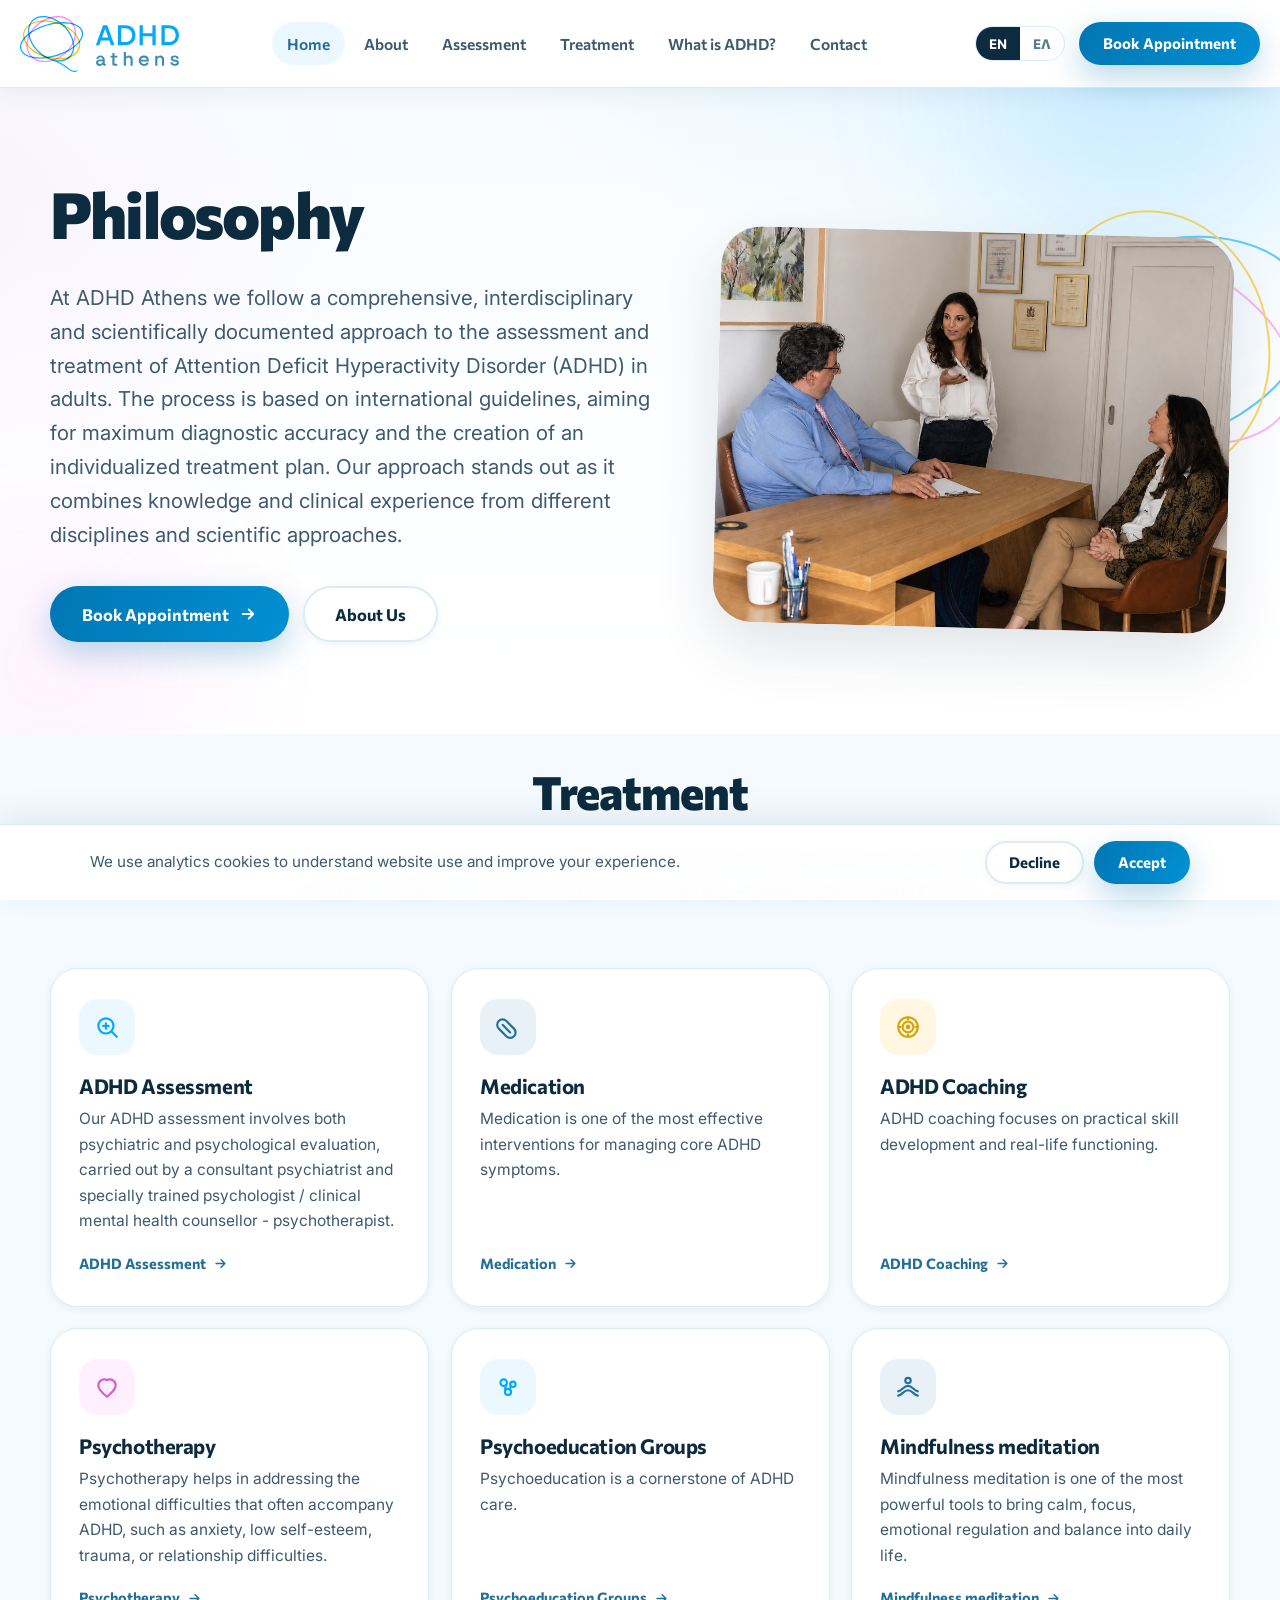
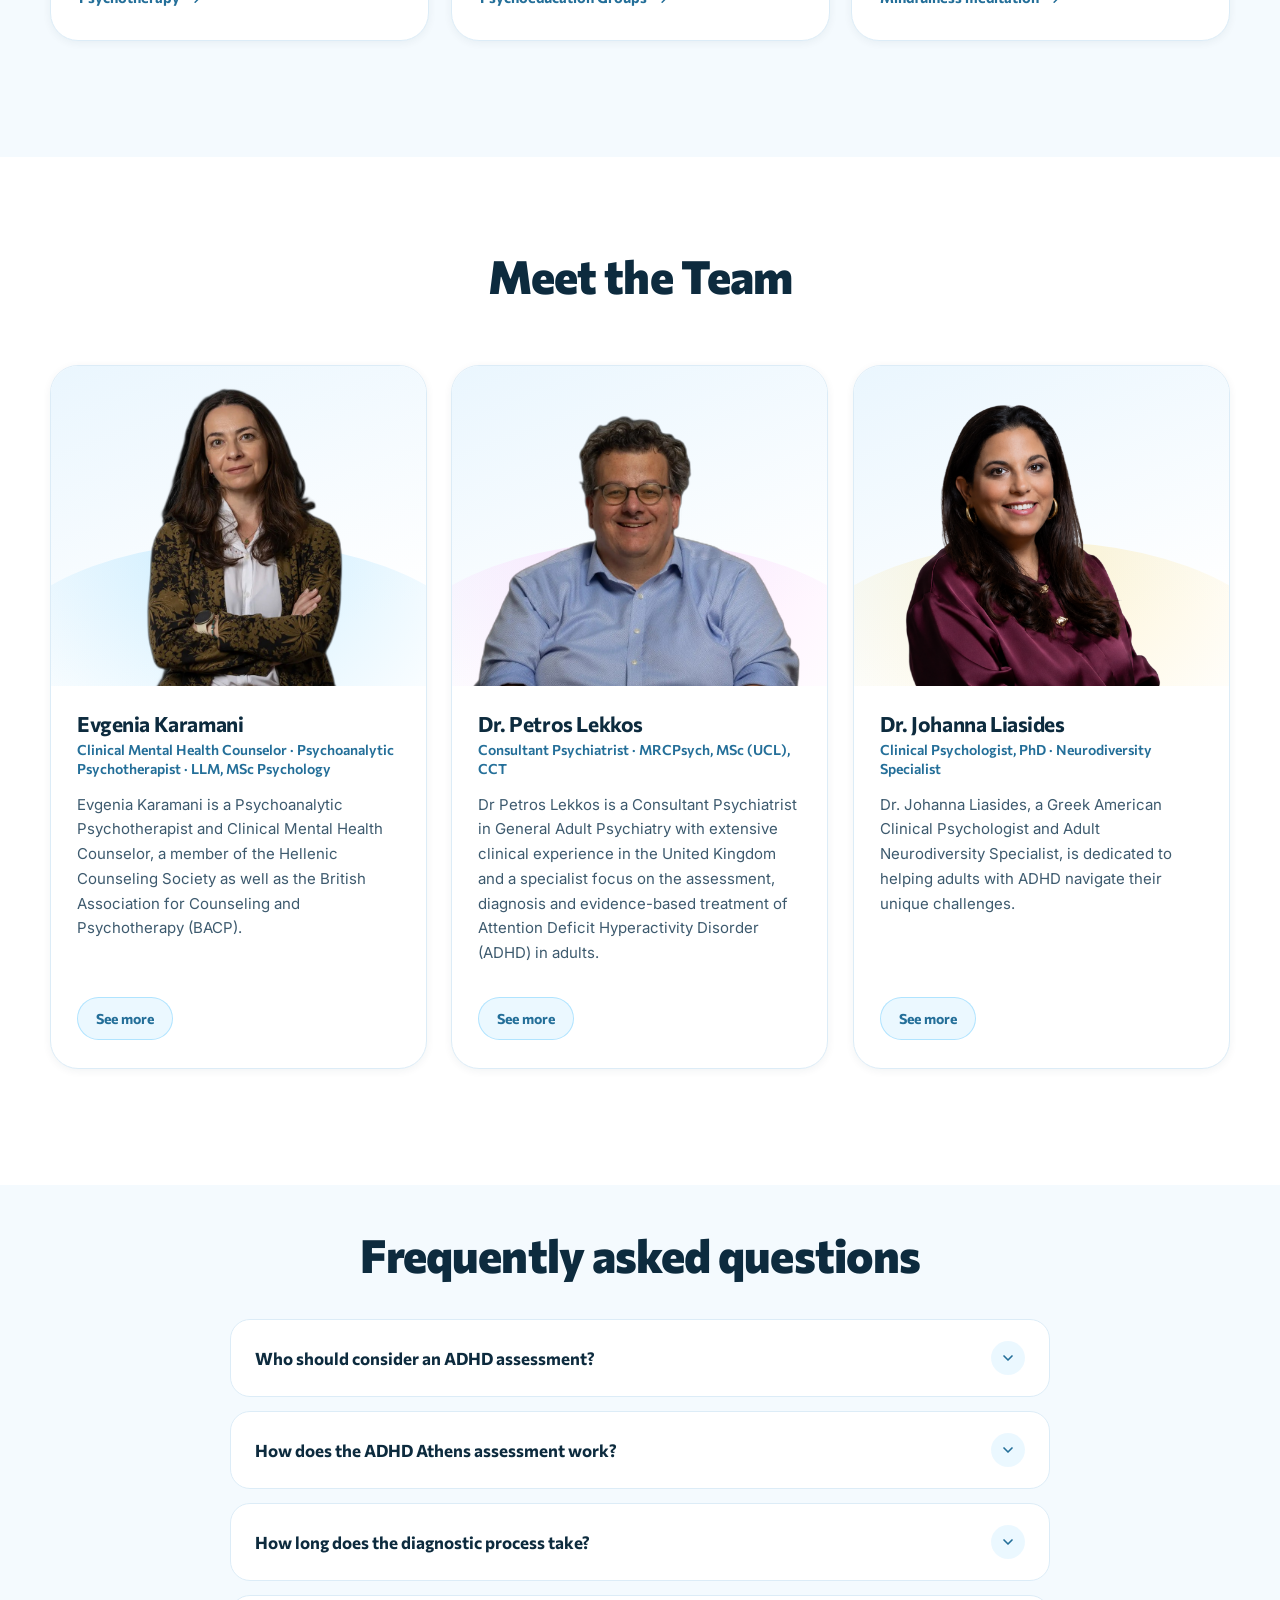
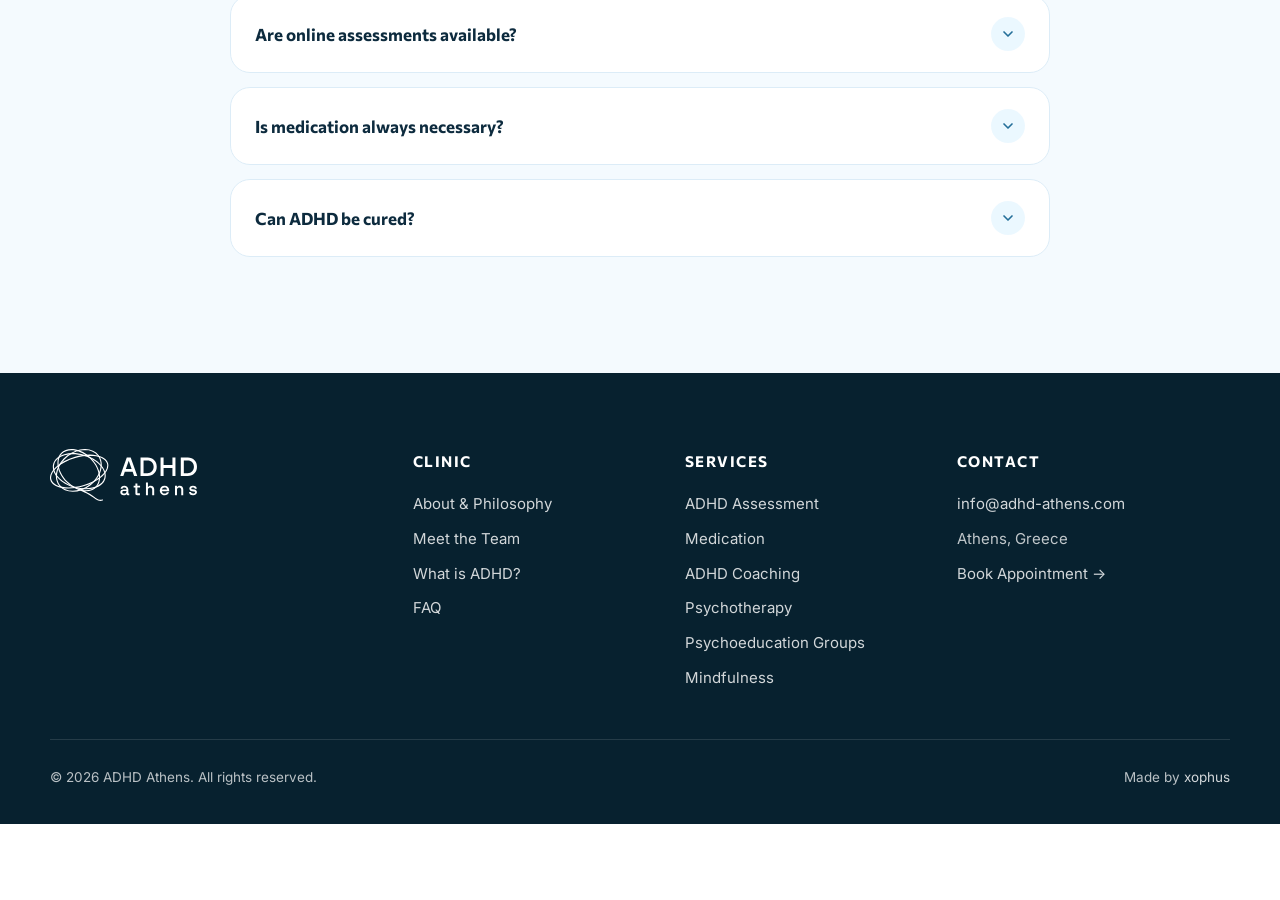
<file: index.html>
<!DOCTYPE html>
<html lang="en" data-lang="en">
<head>
<meta charset="UTF-8">
<!-- Google tag (gtag.js) -->
<script async src="https://www.googletagmanager.com/gtag/js?id=G-E83L2EC275"></script>
<script>
  window.dataLayer = window.dataLayer || [];
  function gtag(){dataLayer.push(arguments);}
  gtag('consent', 'default', {
    analytics_storage: 'denied',
    ad_storage: 'denied',
    ad_user_data: 'denied',
    ad_personalization: 'denied',
    wait_for_update: 500
  });
  gtag('js', new Date());
  gtag('config', 'G-E83L2EC275');
</script>
<meta name="viewport" content="width=device-width, initial-scale=1.0">
<title>ADHD Athens | Adult ADHD Assessment</title>
<meta name="description" content="Adult ADHD assessment and treatment in Athens. Multidisciplinary care in Greek and English, in person or online.">
<meta name="robots" content="index, follow, max-image-preview:large">
<meta name="author" content="ADHD Athens">
<meta name="theme-color" content="#02a9fe">
<link rel="canonical" href="https://adhd-athens.com/">
<meta property="og:site_name" content="ADHD Athens">
<meta property="og:type" content="website">
<meta property="og:locale" content="en_GB">
<meta property="og:locale:alternate" content="el_GR">
<meta property="og:url" content="https://adhd-athens.com/">
<meta property="og:title" content="ADHD Athens | Adult ADHD Assessment">
<meta property="og:description" content="Adult ADHD assessment and treatment in Athens — Greek and English, in person or online.">
<meta property="og:image" content="https://adhd-athens.com/assets/og-image.png">
<meta property="og:image:width" content="1200">
<meta property="og:image:height" content="630">
<meta property="og:image:alt" content="ADHD Athens — Adult ADHD assessment and treatment">
<meta name="twitter:card" content="summary_large_image">
<meta name="twitter:title" content="ADHD Athens | Adult ADHD Assessment">
<meta name="twitter:description" content="Adult ADHD assessment and treatment in Athens — Greek and English, in person or online.">
<meta name="twitter:image" content="https://adhd-athens.com/assets/og-image.png">
<link rel="preconnect" href="https://fonts.googleapis.com">
<link rel="preconnect" href="https://fonts.gstatic.com" crossorigin>
<link href="https://fonts.googleapis.com/css2?family=Commissioner:wght@400;500;600;700;800&family=Inter:wght@400;500;600;700&display=swap" rel="stylesheet">
<link rel="stylesheet" href="css/styles.css?v=7">
<link rel="icon" type="image/svg+xml" href="assets/favicon.svg">
<script type="application/ld+json">
{
  "@context": "https://schema.org",
  "@graph": [
    {
      "@type": "MedicalClinic",
      "@id": "https://adhd-athens.com/#clinic",
      "name": "ADHD Athens",
      "url": "https://adhd-athens.com/",
      "logo": "https://adhd-athens.com/assets/logo/ADHD_Athens_Logo.svg",
      "image": "https://adhd-athens.com/assets/og-image.png",
      "email": "info@adhd-athens.com",
      "description": "Adult ADHD assessment and treatment in Athens. Multidisciplinary care in Greek and English, in person or online.",
      "address": {
        "@type": "PostalAddress",
        "addressLocality": "Athens",
        "addressCountry": "GR"
      },
      "areaServed": { "@type": "City", "name": "Athens" },
      "availableLanguage": ["English", "Greek"],
      "medicalSpecialty": ["Psychiatric", "Psychology"],
      "knowsAbout": ["ADHD", "Adult ADHD", "ADHD assessment", "ADHD treatment"]
    },
    {
      "@type": "WebSite",
      "@id": "https://adhd-athens.com/#website",
      "url": "https://adhd-athens.com/",
      "name": "ADHD Athens",
      "publisher": { "@id": "https://adhd-athens.com/#clinic" },
      "inLanguage": ["en", "el"]
    },
    {
      "@type": "WebPage",
      "@id": "https://adhd-athens.com/#webpage",
      "url": "https://adhd-athens.com/",
      "name": "ADHD Athens | Adult ADHD Assessment",
      "description": "Adult ADHD assessment and treatment in Athens. Multidisciplinary care in Greek and English, in person or online.",
      "isPartOf": { "@id": "https://adhd-athens.com/#website" },
      "about": { "@id": "https://adhd-athens.com/#clinic" },
      "inLanguage": ["en", "el"]
    }
  ]
}
</script>
</head>
<body>

<a class="skip-link en" href="#main">Skip to content</a>
<a class="skip-link el" href="#main">Μετάβαση στο περιεχόμενο</a>

<div class="scroll-progress" aria-hidden="true"></div>

<!-- ======================= HEADER ======================= -->
<header class="site-header">
  <div class="header-inner">
    <a class="logo" href="index.html" aria-label="ADHD Athens - Home">
      <img src="assets/logo/ADHD_Athens_Logo.svg" alt="">
    </a>
    <nav class="main-nav" id="primary-nav" aria-label="Main navigation">
      <ul>
        <li><a href="index.html" aria-current="page"><span class="en">Home</span><span class="el">Αρχική</span></a></li>
        <li><a href="about.html"><span class="en">About</span><span class="el">Σχετικά</span></a></li>
        <li><a href="assessment.html"><span class="en">Assessment</span><span class="el">Αξιολόγηση</span></a></li>
        <li><a href="services.html"><span class="en">Treatment</span><span class="el">Θεραπεία</span></a></li>
        <li><a href="adhd.html"><span class="en">What is ADHD?</span><span class="el">Τι είναι η ΔΕΠΥ;</span></a></li>
        <li><a href="contact.html"><span class="en">Contact</span><span class="el">Επικοινωνία</span></a></li>
      </ul>
    </nav>
    <div class="header-actions">
      <div class="lang-toggle" role="group" aria-label="Language">
        <button type="button" data-lang="en" aria-pressed="true">EN</button>
        <button type="button" data-lang="el" aria-pressed="false">ΕΛ</button>
      </div>
      <a class="btn btn-primary btn-s" href="contact.html">
        <span class="en">Book Appointment</span><span class="el">Κλείστε Ραντεβού</span>
      </a>
      <button class="nav-burger" type="button" aria-expanded="false" aria-controls="primary-nav" aria-label="Menu">
        <span></span><span></span><span></span>
      </button>
    </div>
  </div>
</header>

<main id="main">

<!-- ======================= PHILOSOPHY HERO ======================= -->
<section class="hero" aria-labelledby="philosophy-title">
  <div class="blob blob-blue blob-drift-1" style="width:520px;height:520px;top:-160px;right:-120px;"></div>
  <div class="blob blob-pink blob-drift-2" style="width:420px;height:420px;bottom:-140px;left:-160px;"></div>

  <div class="container hero-grid">
    <div>
      <h1 id="philosophy-title" class="reveal" style="--d:.08s">
        <span class="en">Philosophy</span><span class="el">Φιλοσοφία</span>
      </h1>
      <p class="hero-lede reveal" style="--d:.16s">
        <span class="en">At ADHD Athens we follow a comprehensive, interdisciplinary and scientifically documented approach to the assessment and treatment of Attention Deficit Hyperactivity Disorder (ADHD) in adults. The process is based on international guidelines, aiming for maximum diagnostic accuracy and the creation of an individualized treatment plan. Our approach stands out as it combines knowledge and clinical experience from different disciplines and scientific approaches.</span>
        <span class="el">Στο ADHD Athens ακολουθούμε μια ολοκληρωμένη, διεπιστημονική και επιστημονικά τεκμηριωμένη προσέγγιση για την αξιολόγηση και θεραπεία της Διαταραχής Ελλειμματικής Προσοχής και Υπερκινητικότητας (ΔΕΠΥ) σε ενήλικες. Η διαδικασία βασίζεται στις διεθνείς κατευθυντήριες οδηγίες, με στόχο τη μέγιστη διαγνωστική ακρίβεια και τη δημιουργία ενός εξατομικευμένου θεραπευτικού πλάνου. Η προσέγγισή μας ξεχωρίζει καθώς συνδυάζει γνώση και κλινική εμπειρία από διαφορετικούς κλάδους και επιστημονικές προσεγγίσεις.</span>
      </p>
      <div class="hero-ctas reveal" style="--d:.24s">
        <a class="btn btn-primary" href="contact.html">
          <span class="en">Book Appointment</span><span class="el">Κλείστε Ραντεβού</span>
          <svg width="18" height="18" viewBox="0 0 24 24" fill="none" stroke="currentColor" stroke-width="2.5" stroke-linecap="round" stroke-linejoin="round" aria-hidden="true"><path d="M5 12h14M13 6l6 6-6 6"/></svg>
        </a>
        <a class="btn btn-ghost" href="about.html">
          <span class="en">About Us</span><span class="el">Σχετικά με Εμάς</span>
        </a>
      </div>
    </div>

    <div class="hero-visual reveal" style="--d:.2s">
      <svg class="hero-orbits draw-path" viewBox="0 0 400 400" fill="none" aria-hidden="true">
        <ellipse cx="200" cy="200" rx="190" ry="120" stroke="#02a9fe" stroke-width="2.5" transform="rotate(-18 200 200)"/>
        <ellipse cx="200" cy="200" rx="175" ry="105" stroke="#ff84f8" stroke-width="2.5" transform="rotate(24 200 200)"/>
        <ellipse cx="200" cy="200" rx="160" ry="135" stroke="#f9bf09" stroke-width="2.5" transform="rotate(78 200 200)"/>
      </svg>
      <div class="photo-card">
        <img src="assets/img/ADHD_Athens-Hero.jpg" width="1024" height="790"
             alt="The ADHD Athens team in conversation at the clinic"
             fetchpriority="high">
      </div>
    </div>
  </div>
</section>

<!-- ======================= TREATMENT ======================= -->
<section class="section section-soft" id="treatment" aria-labelledby="treatment-title">
  <div class="container">
    <div class="section-head center reveal">
      <h2 class="section-title" id="treatment-title">
        <span class="en">Treatment</span><span class="el">Θεραπεία</span>
      </h2>
      <p class="section-sub reveal" style="--d:.08s">
        <span class="en">Our treatment model is integrative, personalised and grounded in the latest scientific evidence, aiming to improve functioning, wellbeing and quality of life.</span>
        <span class="el">Η θεραπευτική προσέγγιση στο ADHD Athens είναι πολυεπίπεδη και βασίζεται σε επιστημονικά τεκμηριωμένες παρεμβάσεις, με στόχο τη βελτίωση της λειτουργικότητας και της ποιότητας ζωής.</span>
      </p>
    </div>

    <div class="card-grid">
      <article class="focus-card reveal" style="--d:.05s">
        <span class="card-icon">
          <svg width="26" height="26" viewBox="0 0 24 24" fill="none" stroke="currentColor" stroke-width="2" stroke-linecap="round" stroke-linejoin="round" aria-hidden="true"><circle cx="11" cy="11" r="7"/><path d="m21 21-4.3-4.3"/><path d="M8.5 11h5M11 8.5v5"/></svg>
        </span>
        <h3><span class="en">ADHD Assessment</span><span class="el">Αξιολόγηση ΔΕΠΥ</span></h3>
        <p>
          <span class="en">Our ADHD assessment involves both psychiatric and psychological evaluation, carried out by a consultant psychiatrist and specially trained psychologist / clinical mental health counsellor - psychotherapist.</span>
          <span class="el">Η αξιολόγηση πραγματοποιείται από ψυχίατρο και εξειδικευμένους ψυχολόγο και σύμβουλο ψυχικής υγείας και περιλαμβάνει συνδυασμό ψυχιατρικής και ψυχολογικής εκτίμησης.</span>
        </p>
        <a class="card-link" href="assessment.html">
          <span class="en">ADHD Assessment</span><span class="el">Αξιολόγηση ΔΕΠΥ</span>
          <svg width="15" height="15" viewBox="0 0 24 24" fill="none" stroke="currentColor" stroke-width="2.5" stroke-linecap="round" stroke-linejoin="round" aria-hidden="true"><path d="M5 12h14M13 6l6 6-6 6"/></svg>
        </a>
      </article>

      <article class="focus-card reveal" style="--d:.12s">
        <span class="card-icon dark">
          <svg width="26" height="26" viewBox="0 0 24 24" fill="none" stroke="currentColor" stroke-width="2" stroke-linecap="round" stroke-linejoin="round" aria-hidden="true"><path d="m10.5 20.5-7-7a4.95 4.95 0 1 1 7-7l7 7a4.95 4.95 0 1 1-7 7z"/><path d="m7 10 7 7"/></svg>
        </span>
        <h3><span class="en">Medication</span><span class="el">Φαρμακευτική Αγωγή</span></h3>
        <p>
          <span class="en">Medication is one of the most effective interventions for managing core ADHD symptoms.</span>
          <span class="el">Η φαρμακευτική θεραπεία αποτελεί έναν από τους πιο αποτελεσματικούς τρόπους αντιμετώπισης των βασικών συμπτωμάτων της ΔΕΠΥ.</span>
        </p>
        <a class="card-link" href="services.html#medication">
          <span class="en">Medication</span><span class="el">Φαρμακευτική Αγωγή</span>
          <svg width="15" height="15" viewBox="0 0 24 24" fill="none" stroke="currentColor" stroke-width="2.5" stroke-linecap="round" stroke-linejoin="round" aria-hidden="true"><path d="M5 12h14M13 6l6 6-6 6"/></svg>
        </a>
      </article>

      <article class="focus-card reveal" style="--d:.19s">
        <span class="card-icon yellow">
          <svg width="26" height="26" viewBox="0 0 24 24" fill="none" stroke="currentColor" stroke-width="2" stroke-linecap="round" stroke-linejoin="round" aria-hidden="true"><circle cx="12" cy="12" r="9"/><circle cx="12" cy="12" r="5"/><circle cx="12" cy="12" r="1.2" fill="currentColor"/><path d="M12 3v2M12 19v2M3 12h2M19 12h2"/></svg>
        </span>
        <h3>ADHD Coaching</h3>
        <p>
          <span class="en">ADHD coaching focuses on practical skill development and real-life functioning.</span>
          <span class="el">Το ADHD coaching επικεντρώνεται στην ανάπτυξη πρακτικών δεξιοτήτων και στη βελτίωση της καθημερινής λειτουργικότητας.</span>
        </p>
        <a class="card-link" href="services.html#coaching">
          ADHD Coaching
          <svg width="15" height="15" viewBox="0 0 24 24" fill="none" stroke="currentColor" stroke-width="2.5" stroke-linecap="round" stroke-linejoin="round" aria-hidden="true"><path d="M5 12h14M13 6l6 6-6 6"/></svg>
        </a>
      </article>

      <article class="focus-card reveal" style="--d:.05s">
        <span class="card-icon pink">
          <svg width="26" height="26" viewBox="0 0 24 24" fill="none" stroke="currentColor" stroke-width="2" stroke-linecap="round" stroke-linejoin="round" aria-hidden="true"><path d="M12 21c-4.97-4.06-8-7.08-8-10.5a5.5 5.5 0 0 1 8-4.91 5.5 5.5 0 0 1 8 4.91c0 3.42-3.03 6.44-8 10.5z"/></svg>
        </span>
        <h3><span class="en">Psychotherapy</span><span class="el">Ψυχοθεραπεία</span></h3>
        <p>
          <span class="en">Psychotherapy helps in addressing the emotional difficulties that often accompany ADHD, such as anxiety, low self-esteem, trauma, or relationship difficulties.</span>
          <span class="el">Η ψυχοθεραπεία βοηθά στην αντιμετώπιση των συναισθηματικών δυσκολιών που συχνά συνοδεύουν τη ΔΕΠΥ, όπως άγχος, χαμηλή αυτοεκτίμηση, τραύμα ή δυσκολίες στις σχέσεις.</span>
        </p>
        <a class="card-link" href="services.html#psychotherapy">
          <span class="en">Psychotherapy</span><span class="el">Ψυχοθεραπεία</span>
          <svg width="15" height="15" viewBox="0 0 24 24" fill="none" stroke="currentColor" stroke-width="2.5" stroke-linecap="round" stroke-linejoin="round" aria-hidden="true"><path d="M5 12h14M13 6l6 6-6 6"/></svg>
        </a>
      </article>

      <article class="focus-card reveal" style="--d:.12s">
        <span class="card-icon">
          <svg width="26" height="26" viewBox="0 0 24 24" fill="none" stroke="currentColor" stroke-width="2" stroke-linecap="round" stroke-linejoin="round" aria-hidden="true"><circle cx="8" cy="8" r="3"/><circle cx="16.5" cy="9.5" r="2.5"/><circle cx="12" cy="16.5" r="2.8"/><path d="M10.2 10.3l-0.9 3.6M14.8 11.4l-1.4 2.8"/></svg>
        </span>
        <h3><span class="en">Psychoeducation Groups</span><span class="el">Ομάδες Ψυχοεκπαίδευσης</span></h3>
        <p>
          <span class="en">Psychoeducation is a cornerstone of ADHD care.</span>
          <span class="el">Η ψυχοεκπαίδευση αποτελεί βασικό πυλώνα της θεραπείας.</span>
        </p>
        <a class="card-link" href="services.html#groups">
          <span class="en">Psychoeducation Groups</span><span class="el">Ομάδες Ψυχοεκπαίδευσης</span>
          <svg width="15" height="15" viewBox="0 0 24 24" fill="none" stroke="currentColor" stroke-width="2.5" stroke-linecap="round" stroke-linejoin="round" aria-hidden="true"><path d="M5 12h14M13 6l6 6-6 6"/></svg>
        </a>
      </article>

      <article class="focus-card reveal" style="--d:.19s">
        <span class="card-icon dark">
          <svg width="26" height="26" viewBox="0 0 24 24" fill="none" stroke="currentColor" stroke-width="2" stroke-linecap="round" stroke-linejoin="round" aria-hidden="true"><path d="M3 16c4-1 5-5 9-5s5 4 9 5"/><path d="M3 20c4-1 5-5 9-5s5 4 9 5"/><circle cx="12" cy="6" r="2.5"/></svg>
        </span>
        <h3>Mindfulness meditation</h3>
        <p>
          <span class="en">Mindfulness meditation is one of the most powerful tools to bring calm, focus, emotional regulation and balance into daily life.</span>
          <span class="el">Ο διαλογισμός με βάση την ενσυνειδητότητα (Mindfulness Meditation) είναι ένα από τα πιο ισχυρά εργαλεία για να φέρετε ηρεμία, εστίαση, συναισθηματική διαχείριση και ισορροπία στην καθημερινή σας ζωή.</span>
        </p>
        <a class="card-link" href="services.html#mindfulness">
          Mindfulness meditation
          <svg width="15" height="15" viewBox="0 0 24 24" fill="none" stroke="currentColor" stroke-width="2.5" stroke-linecap="round" stroke-linejoin="round" aria-hidden="true"><path d="M5 12h14M13 6l6 6-6 6"/></svg>
        </a>
      </article>
    </div>
  </div>
</section>

<!-- ======================= TEAM ======================= -->
<section class="section" id="team" aria-labelledby="team-title">
  <div class="container">
    <div class="section-head center reveal">
      <h2 class="section-title" id="team-title">
        <span class="en">Meet the Team</span><span class="el">Η Ομάδα</span>
      </h2>
    </div>

    <div class="team-grid">
      <article class="team-card reveal" style="--d:.05s">
        <div class="team-photo"><img src="assets/img/Headshot_Eugenia_2_transparent.png" alt="Evgenia Karamani" loading="lazy"></div>
        <div class="team-body">
          <h3><span class="en">Evgenia Karamani</span><span class="el">Ευγενία Καραμάνη</span></h3>
          <p class="team-role">
            <span class="en">Clinical Mental Health Counselor · Psychoanalytic Psychotherapist · LLM, MSc Psychology</span>
            <span class="el">Κλινική Σύμβουλος Ψυχικής Υγείας · Ψυχαναλυτική Ψυχοθεραπεύτρια · LLM, MSc Psychology</span>
          </p>
          <p>
            <span class="en">Evgenia Karamani is a Psychoanalytic Psychotherapist and Clinical Mental Health Counselor, a member of the Hellenic Counseling Society as well as the British Association for Counseling and Psychotherapy (BACP).</span>
            <span class="el">Η Ευγενία Καραμάνη είναι Ψυχαναλυτική Ψυχοθεραπεύτρια και Κλινική Σύμβουλος Ψυχικής Υγείας, μέλος της Ελληνικής Εταιρείας Συμβουλευτικής καθώς και της BACP (British Association for Counseling and Psychotherapy).</span>
          </p>
          <a class="bio-toggle" href="about.html#evgenia"><span class="en">See more</span><span class="el">Δείτε περισσότερα</span></a>
        </div>
      </article>
      <article class="team-card reveal" style="--d:.15s">
        <div class="team-photo"><img src="assets/img/Headshot_Petros_2_transparent.png" alt="Dr. Petros Lekkos" loading="lazy"></div>
        <div class="team-body">
          <h3><span class="en">Dr. Petros Lekkos</span><span class="el">Δρ. Πέτρος Λέκκος</span></h3>
          <p class="team-role">
            <span class="en">Consultant Psychiatrist · MRCPsych, MSc (UCL), CCT</span>
            <span class="el">Ψυχίατρος Ενηλίκων · MRCPsych, MSc (UCL), CCT</span>
          </p>
          <p>
            <span class="en">Dr Petros Lekkos is a Consultant Psychiatrist in General Adult Psychiatry with extensive clinical experience in the United Kingdom and a specialist focus on the assessment, diagnosis and evidence-based treatment of Attention Deficit Hyperactivity Disorder (ADHD) in adults.</span>
            <span class="el">Ο Πέτρος Λέκκος είναι Ψυχίατρος Ενηλίκων με πολυετή εμπειρία στο Ηνωμένο Βασίλειο και εξειδίκευση στην αξιολόγηση, διάγνωση και σύγχρονη θεραπευτική αντιμετώπιση της Διαταραχής Ελλειμματικής Προσοχής και Υπερκινητικότητας (ΔΕΠΥ) σε ενήλικες.</span>
          </p>
          <a class="bio-toggle" href="about.html#petros"><span class="en">See more</span><span class="el">Δείτε περισσότερα</span></a>
        </div>
      </article>
      <article class="team-card reveal" style="--d:.25s">
        <div class="team-photo"><img src="assets/img/Headshot_Johanna_1_transparent.png" alt="Dr. Johanna Liasides" loading="lazy"></div>
        <div class="team-body">
          <h3><span class="en">Dr. Johanna Liasides</span><span class="el">Δρ. Johanna Liasides</span></h3>
          <p class="team-role">
            <span class="en">Clinical Psychologist, PhD · Neurodiversity Specialist</span>
            <span class="el">Κλινική Ψυχολόγος, PhD · Ειδική στη Νευροδιαφορετικότητα</span>
          </p>
          <p>
            <span class="en">Dr. Johanna Liasides, a Greek American Clinical Psychologist and Adult Neurodiversity Specialist, is dedicated to helping adults with ADHD navigate their unique challenges.</span>
            <span class="el">Η Δρ. Johanna Liasides, Ελληνοαμερικανίδα Κλινική Ψυχολόγος και Ειδική στη Νευροδιαφορετικότητα Ενηλίκων, είναι αφοσιωμένη στο να βοηθά ενήλικες με ΔΕΠΥ να πλοηγηθούν στις μοναδικές προκλήσεις τους.</span>
          </p>
          <a class="bio-toggle" href="about.html#johanna"><span class="en">See more</span><span class="el">Δείτε περισσότερα</span></a>
        </div>
      </article>
    </div>
  </div>
</section>

<!-- ======================= FAQ ======================= -->
<section class="section section-soft" id="faq" aria-labelledby="faq-title">
  <div class="container">
    <div class="section-head center reveal">
      <h2 class="section-title" id="faq-title">
        <span class="en">Frequently asked questions</span>
        <span class="el">Συχνές ερωτήσεις</span>
      </h2>
    </div>

    <div class="faq-list reveal">
      <div class="faq-item">
        <button class="faq-q" aria-expanded="false">
          <span class="en">Who should consider an ADHD assessment?</span>
          <span class="el">Ποιοι ενήλικες πρέπει να εξεταστούν για ΔΕΠΥ;</span>
          <span class="faq-chevron"><svg width="16" height="16" viewBox="0 0 24 24" fill="none" stroke="currentColor" stroke-width="2.5" stroke-linecap="round" stroke-linejoin="round" aria-hidden="true"><path d="m6 9 6 6 6-6"/></svg></span>
        </button>
        <div class="faq-a"><div class="faq-a-inner"><div>
          <span class="en">An assessment may be helpful if you experience:
            <ul>
              <li>Difficulty focusing</li>
              <li>Procrastination</li>
              <li>Poor time management</li>
              <li>Forgetfulness</li>
              <li>Disorganisation</li>
              <li>Impulsivity or emotional reactivity</li>
            </ul>
            Many adults were not diagnosed in childhood and seek help later in life.</span>
          <span class="el">Η αξιολόγηση συνιστάται σε άτομα που παρουσιάζουν δυσκολίες όπως:
            <ul>
              <li>Διάσπαση προσοχής και εύκολη απόσπαση</li>
              <li>Αναβλητικότητα και δυσκολία ολοκλήρωσης εργασιών</li>
              <li>Κακή διαχείριση χρόνου</li>
              <li>Αμνησία</li>
              <li>Δυσκολίες οργάνωσης</li>
              <li>Παρορμητικότητα ή συναισθηματική αστάθεια</li>
            </ul>
            Πολλοί ενήλικες που δεν είχαν διαγνωστεί στην παιδική ηλικία και αναζητούν βοήθεια αργότερα στη ζωή.</span>
        </div></div></div>
      </div>
      <div class="faq-item">
        <button class="faq-q" aria-expanded="false">
          <span class="en">How does the ADHD Athens assessment work?</span>
          <span class="el">Πώς γίνεται η αξιολόγηση στο ADHD Athens;</span>
          <span class="faq-chevron"><svg width="16" height="16" viewBox="0 0 24 24" fill="none" stroke="currentColor" stroke-width="2.5" stroke-linecap="round" stroke-linejoin="round" aria-hidden="true"><path d="m6 9 6 6 6-6"/></svg></span>
        </button>
        <div class="faq-a"><div class="faq-a-inner"><div>
          <span class="en">Our assessment follows international guidelines such as those from the National Institute for Health and Care Excellence and the American Psychiatric Association.
It includes psychiatric and psychological evaluation, structured interviews, psychometric tools and developmental history. After completion, a multidisciplinary discussion leads to diagnosis and personalised treatment recommendations.</span>
          <span class="el">Η αξιολόγηση στο ADHD Athens είναι διεπιστημονική και βασίζεται σε διεθνείς κατευθυντήριες οδηγίες.
Περιλαμβάνει ψυχιατρική και ψυχολογική εκτίμηση, χρήση ψυχομετρικών εργαλείων, κλινικές συνεντεύξεις και διερεύνηση της αναπτυξιακής ιστορίας. Μετά την ολοκλήρωση, πραγματοποιείται διεπιστημονική συζήτηση και παρέχεται η διάγνωση και εξατομικευμένο θεραπευτικό πλάνο.</span>
        </div></div></div>
      </div>
      <div class="faq-item">
        <button class="faq-q" aria-expanded="false">
          <span class="en">How long does the diagnostic process take?</span>
          <span class="el">Πόσο διαρκεί η διαδικασία διάγνωσης;</span>
          <span class="faq-chevron"><svg width="16" height="16" viewBox="0 0 24 24" fill="none" stroke="currentColor" stroke-width="2.5" stroke-linecap="round" stroke-linejoin="round" aria-hidden="true"><path d="m6 9 6 6 6-6"/></svg></span>
        </button>
        <div class="faq-a"><div class="faq-a-inner"><div>
          <span class="en">The process involves several sessions to ensure accuracy and completeness. It is usually completed within a few weeks, depending on availability and individual needs.</span>
          <span class="el">Η διαδικασία πραγματοποιείται σε περισσότερες από μία συνεδρίες, ώστε να εξασφαλιστεί ακρίβεια και πληρότητα. Συνήθως ολοκληρώνεται μέσα σε λίγες εβδομάδες, ανάλογα με τη διαθεσιμότητα και τις ανάγκες κάθε ατόμου.</span>
        </div></div></div>
      </div>
      <div class="faq-item">
        <button class="faq-q" aria-expanded="false">
          <span class="en">Are online assessments available?</span>
          <span class="el">Γίνεται η αξιολόγηση και διαδικτυακά;</span>
          <span class="faq-chevron"><svg width="16" height="16" viewBox="0 0 24 24" fill="none" stroke="currentColor" stroke-width="2.5" stroke-linecap="round" stroke-linejoin="round" aria-hidden="true"><path d="m6 9 6 6 6-6"/></svg></span>
        </button>
        <div class="faq-a"><div class="faq-a-inner"><div>
          <span class="en">Yes. Appointments can be conducted either in person or via secure online platforms, maintaining the same clinical standards.</span>
          <span class="el">Ναι. Οι συνεδρίες μπορούν να πραγματοποιηθούν είτε δια ζώσης είτε μέσω ασφαλών διαδικτυακών πλατφορμών, χωρίς να επηρεάζεται η ποιότητα της αξιολόγησης.</span>
        </div></div></div>
      </div>
      <div class="faq-item">
        <button class="faq-q" aria-expanded="false">
          <span class="en">Is medication always necessary?</span>
          <span class="el">Είναι απαραίτητη η φαρμακευτική αγωγή;</span>
          <span class="faq-chevron"><svg width="16" height="16" viewBox="0 0 24 24" fill="none" stroke="currentColor" stroke-width="2.5" stroke-linecap="round" stroke-linejoin="round" aria-hidden="true"><path d="m6 9 6 6 6-6"/></svg></span>
        </button>
        <div class="faq-a"><div class="faq-a-inner"><div>
          <span class="en">Not necessarily. Medication is one of several options and is discussed in detail. Many individuals benefit from combined or non-pharmacological approaches.</span>
          <span class="el">Όχι πάντα. Η φαρμακευτική θεραπεία συζητείται αναλυτικά και αποτελεί μία από τις επιλογές. Σε πολλές περιπτώσεις συνδυάζεται με ψυχολογικές παρεμβάσεις, ενώ η απόφαση λαμβάνεται εξατομικευμένα.</span>
        </div></div></div>
      </div>
      <div class="faq-item">
        <button class="faq-q" aria-expanded="false">
          <span class="en">Can ADHD be cured?</span>
          <span class="el">Μπορεί η ΔΕΠΥ να θεραπευτεί;</span>
          <span class="faq-chevron"><svg width="16" height="16" viewBox="0 0 24 24" fill="none" stroke="currentColor" stroke-width="2.5" stroke-linecap="round" stroke-linejoin="round" aria-hidden="true"><path d="m6 9 6 6 6-6"/></svg></span>
        </button>
        <div class="faq-a"><div class="faq-a-inner"><div>
          <span class="en">ADHD is not "cured", but it can be managed effectively. With the right support, individuals can develop strategies and thrive.</span>
          <span class="el">Η ΔΕΠΥ δεν «θεραπεύεται» πλήρως, αλλά μπορεί να αντιμετωπιστεί αποτελεσματικά. Με σωστή υποστήριξη, πολλά άτομα αναπτύσσουν στρατηγικές και αξιοποιούν τα δυνατά τους σημεία.</span>
        </div></div></div>
      </div>
    </div>
  </div>
</section>

</main>

<!-- ======================= FOOTER ======================= -->
<footer class="site-footer" style="margin-top:0">
  <div class="container">
    <div class="footer-grid">
      <div>
        <a class="logo" href="index.html" aria-label="ADHD Athens - Home"><img src="assets/logo/ADHD_Athens_Logo_White.svg" alt=""></a>
      </div>
      <div>
        <p class="footer-heading"><span class="en">Clinic</span><span class="el">Το Κέντρο</span></p>
        <ul>
          <li><a href="about.html"><span class="en">About &amp; Philosophy</span><span class="el">Σχετικά &amp; Φιλοσοφία</span></a></li>
          <li><a href="about.html#team"><span class="en">Meet the Team</span><span class="el">Η Ομάδα</span></a></li>
          <li><a href="adhd.html"><span class="en">What is ADHD?</span><span class="el">Τι είναι η ΔΕΠΥ;</span></a></li>
          <li><a href="adhd.html#faq"><span class="en">FAQ</span><span class="el">Συχνές Ερωτήσεις</span></a></li>
        </ul>
      </div>
      <div>
        <p class="footer-heading"><span class="en">Services</span><span class="el">Υπηρεσίες</span></p>
        <ul>
          <li><a href="assessment.html"><span class="en">ADHD Assessment</span><span class="el">Αξιολόγηση ΔΕΠΥ</span></a></li>
          <li><a href="services.html#medication"><span class="en">Medication</span><span class="el">Φαρμακευτική Αγωγή</span></a></li>
          <li><a href="services.html#coaching">ADHD Coaching</a></li>
          <li><a href="services.html#psychotherapy"><span class="en">Psychotherapy</span><span class="el">Ψυχοθεραπεία</span></a></li>
          <li><a href="services.html#groups"><span class="en">Psychoeducation Groups</span><span class="el">Ομάδες Ψυχοεκπαίδευσης</span></a></li>
          <li><a href="services.html#mindfulness">Mindfulness</a></li>
        </ul>
      </div>
      <div>
        <p class="footer-heading"><span class="en">Contact</span><span class="el">Επικοινωνία</span></p>
        <ul>
          <li><a href="mailto:info@adhd-athens.com">info@adhd-athens.com</a></li>
          <li><span class="en">Athens, Greece</span><span class="el">Αθήνα</span></li>
          <li><a href="contact.html"><span class="en">Book Appointment →</span><span class="el">Κλείστε Ραντεβού →</span></a></li>
        </ul>
      </div>
    </div>
    <div class="footer-bottom">
      <span>© <span data-year>2026</span> ADHD Athens. <span class="en">All rights reserved.</span><span class="el">Με επιφύλαξη παντός δικαιώματος.</span></span>
      <span>Made by <a href="https://xophus.com/" target="_blank" rel="noopener" aria-label="xophus (opens in a new tab)">xophus</a></span>
    </div>
  </div>
</footer>


<script src="js/main.js?v=2"></script>
<script src="js/cookie-consent.js?v=2"></script>
</body>
</html>
</file>
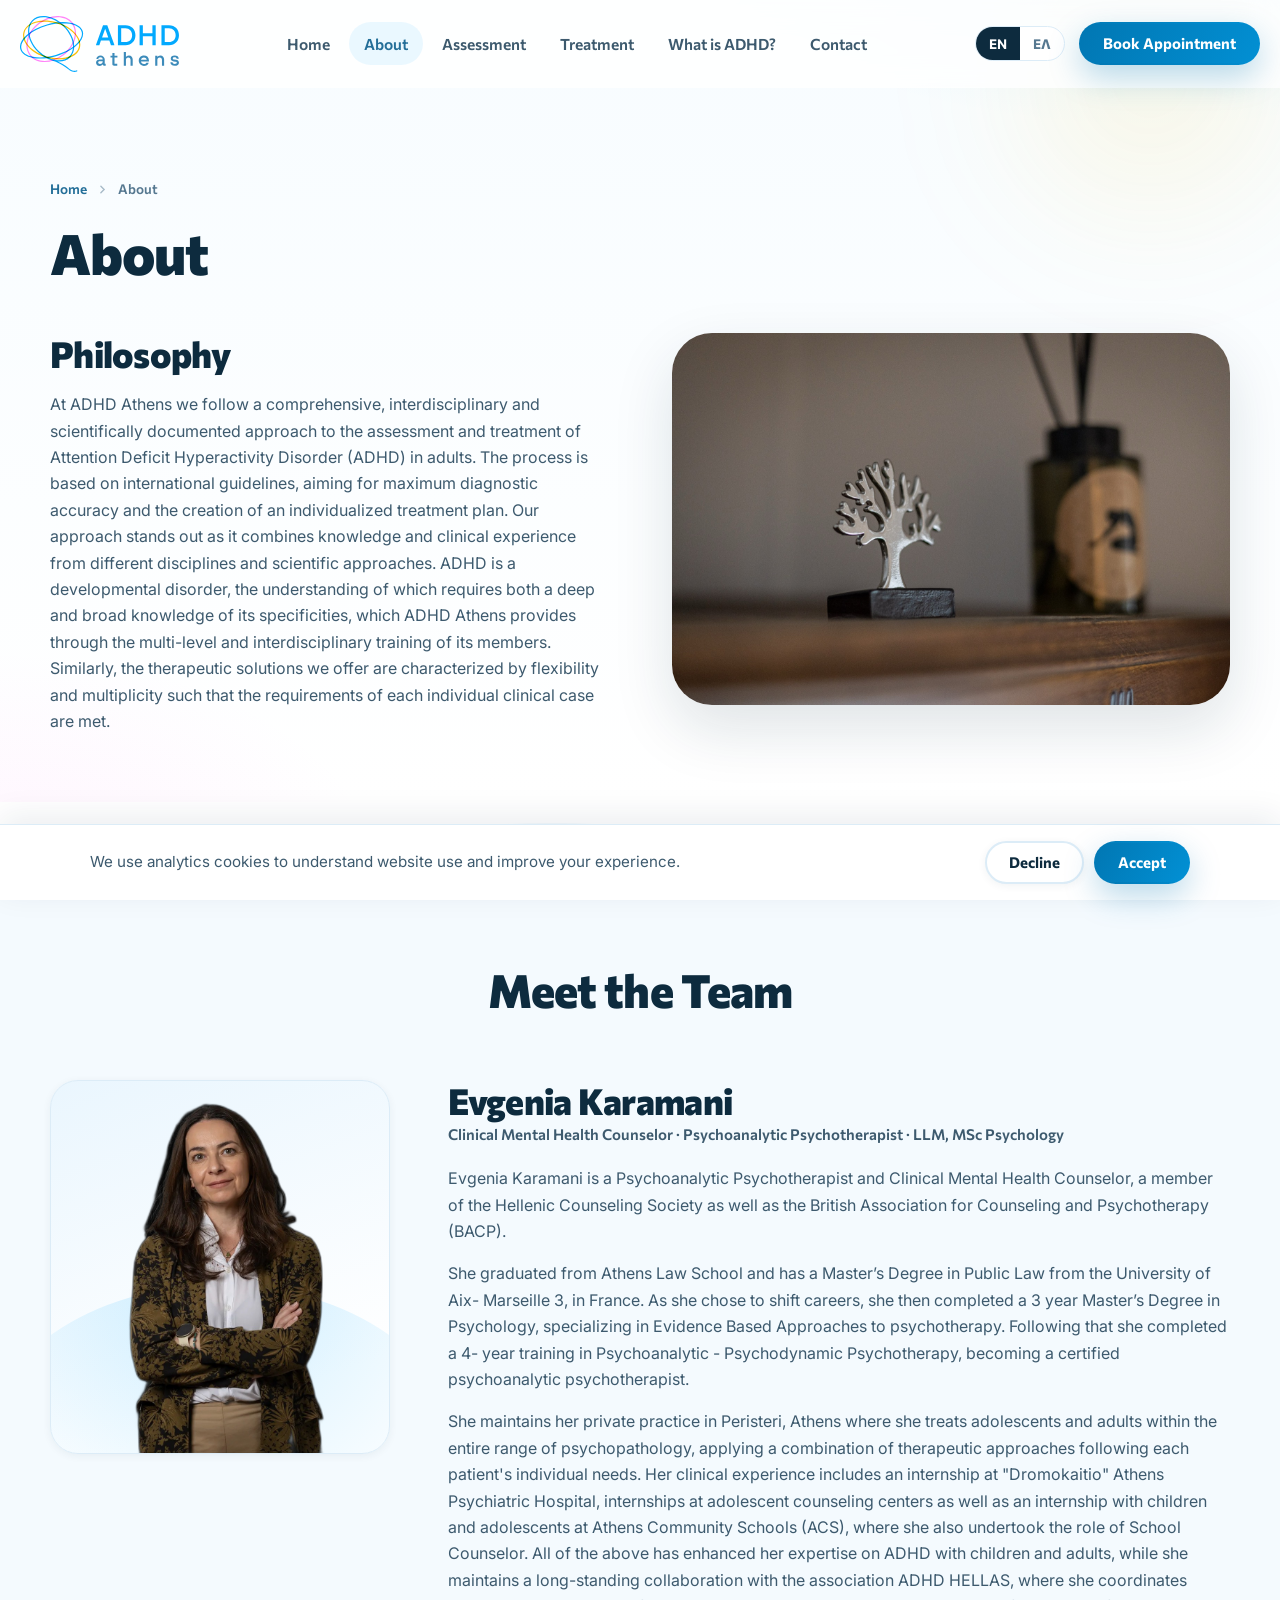
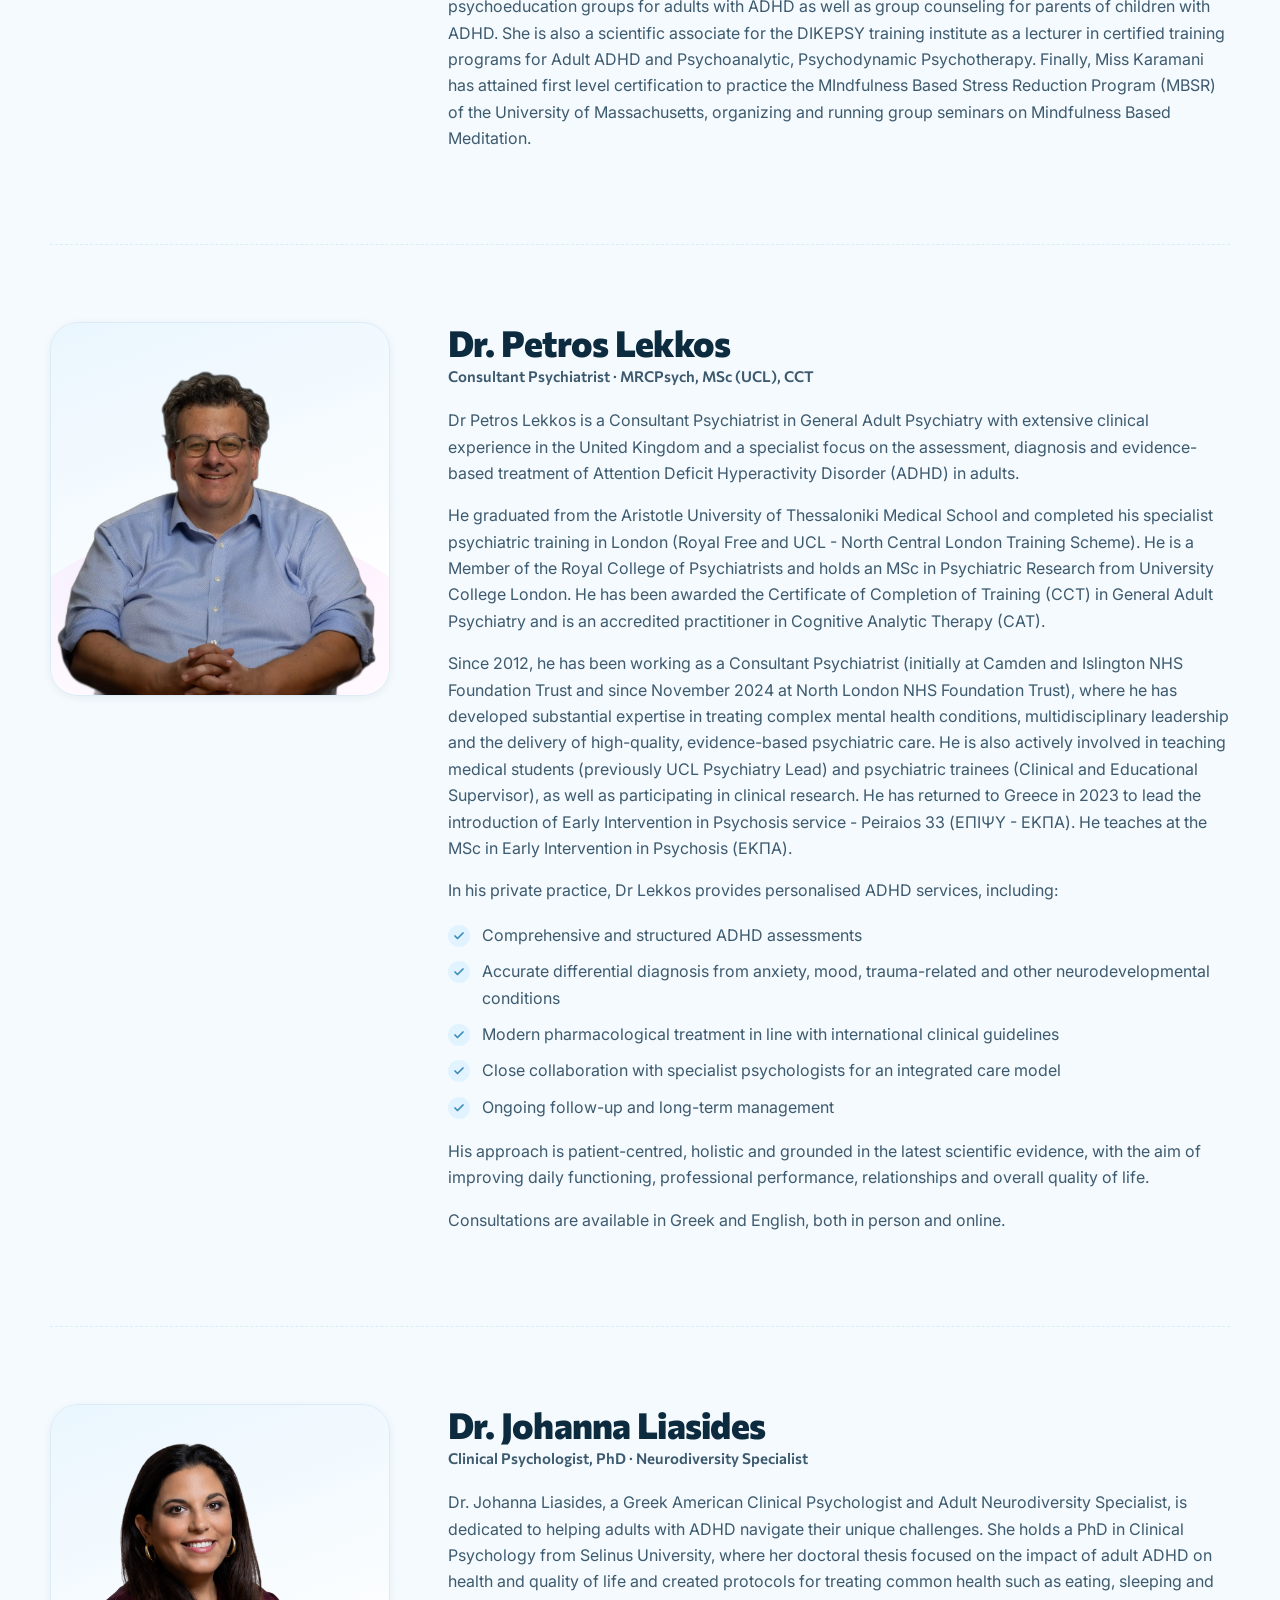
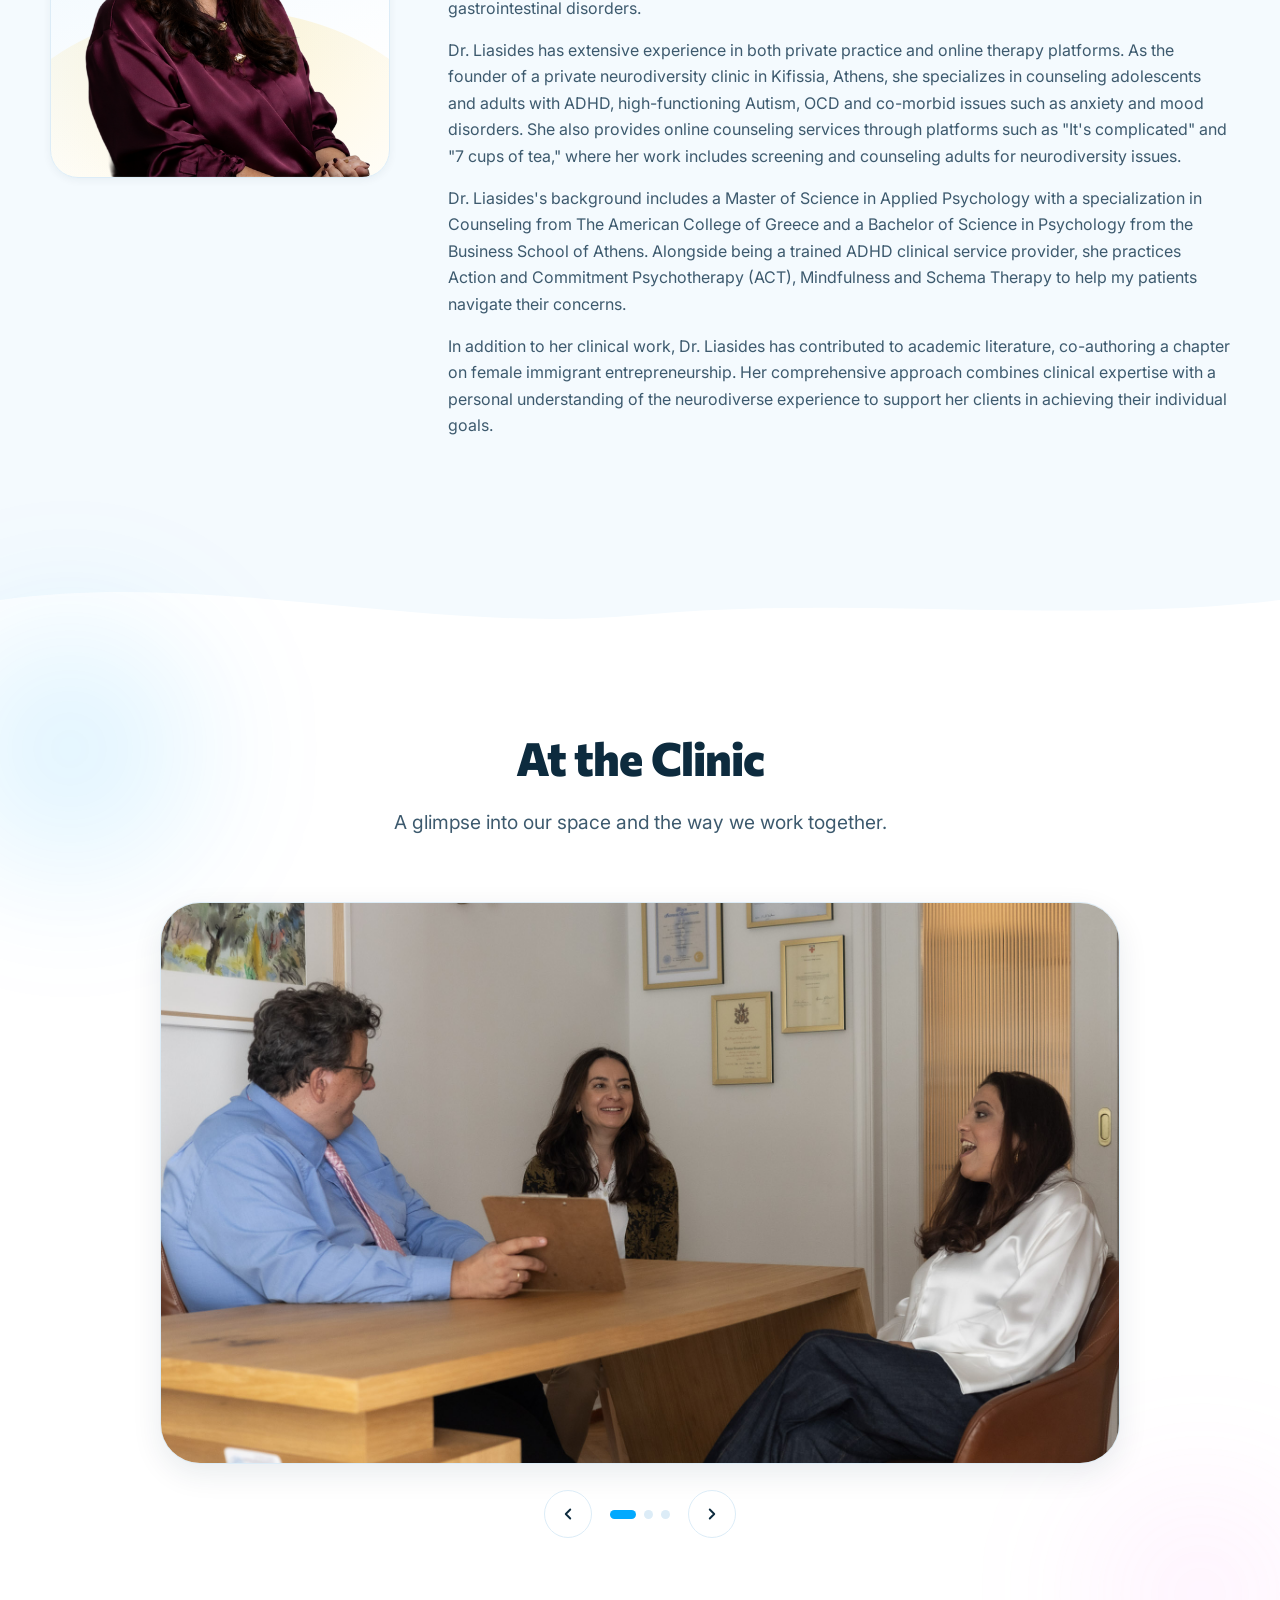
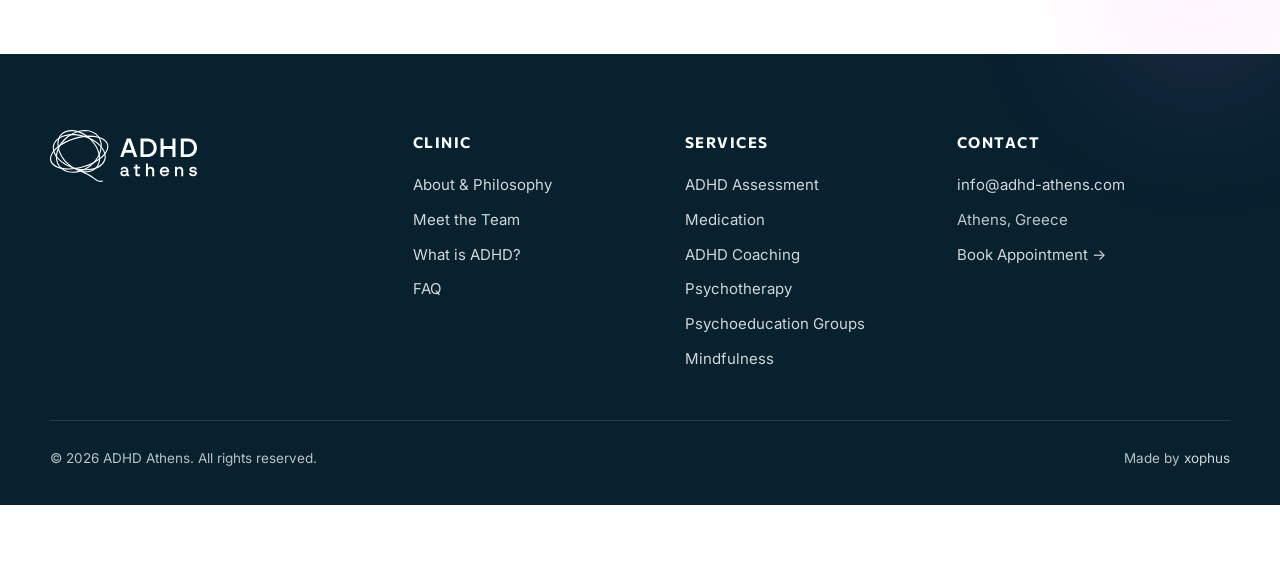
<file: about.html>
<!DOCTYPE html>
<html lang="en" data-lang="en">
<head>
<meta charset="UTF-8">
<!-- Google tag (gtag.js) -->
<script async src="https://www.googletagmanager.com/gtag/js?id=G-E83L2EC275"></script>
<script>
  window.dataLayer = window.dataLayer || [];
  function gtag(){dataLayer.push(arguments);}
  gtag('consent', 'default', {
    analytics_storage: 'denied',
    ad_storage: 'denied',
    ad_user_data: 'denied',
    ad_personalization: 'denied',
    wait_for_update: 500
  });
  gtag('js', new Date());
  gtag('config', 'G-E83L2EC275');
</script>
<meta name="viewport" content="width=device-width, initial-scale=1.0">
<title>About Our Team | ADHD Athens</title>
<meta name="description" content="Meet our psychiatrist, psychologist and psychotherapist team for adult ADHD assessment and treatment in Athens.">
<meta name="robots" content="index, follow, max-image-preview:large">
<meta name="author" content="ADHD Athens">
<meta name="theme-color" content="#02a9fe">
<link rel="canonical" href="https://adhd-athens.com/about.html">
<meta property="og:site_name" content="ADHD Athens">
<meta property="og:type" content="website">
<meta property="og:locale" content="en_GB">
<meta property="og:locale:alternate" content="el_GR">
<meta property="og:url" content="https://adhd-athens.com/about.html">
<meta property="og:title" content="About Our Team | ADHD Athens">
<meta property="og:description" content="Our multidisciplinary team for adult ADHD assessment and treatment in Athens.">
<meta property="og:image" content="https://adhd-athens.com/assets/og-image.png">
<meta property="og:image:width" content="1200">
<meta property="og:image:height" content="630">
<meta property="og:image:alt" content="ADHD Athens — Adult ADHD assessment and treatment">
<meta name="twitter:card" content="summary_large_image">
<meta name="twitter:title" content="About Our Team | ADHD Athens">
<meta name="twitter:description" content="Our multidisciplinary team for adult ADHD assessment and treatment in Athens.">
<meta name="twitter:image" content="https://adhd-athens.com/assets/og-image.png">
<link rel="preconnect" href="https://fonts.googleapis.com">
<link rel="preconnect" href="https://fonts.gstatic.com" crossorigin>
<link href="https://fonts.googleapis.com/css2?family=Commissioner:wght@400;500;600;700;800&family=Inter:wght@400;500;600;700&display=swap" rel="stylesheet">
<link rel="stylesheet" href="css/styles.css?v=7">
<link rel="icon" type="image/svg+xml" href="assets/favicon.svg">
<script type="application/ld+json">
{
  "@context": "https://schema.org",
  "@graph": [
    {
      "@type": "MedicalClinic",
      "@id": "https://adhd-athens.com/#clinic",
      "name": "ADHD Athens",
      "url": "https://adhd-athens.com/",
      "logo": "https://adhd-athens.com/assets/logo/ADHD_Athens_Logo.svg",
      "email": "info@adhd-athens.com",
      "address": {
        "@type": "PostalAddress",
        "addressLocality": "Athens",
        "addressCountry": "GR"
      }
    },
    {
      "@type": "AboutPage",
      "@id": "https://adhd-athens.com/about.html#webpage",
      "url": "https://adhd-athens.com/about.html",
      "name": "About Our Team | ADHD Athens",
      "description": "Meet our psychiatrist, psychologist and psychotherapist team for adult ADHD assessment and treatment in Athens.",
      "isPartOf": { "@id": "https://adhd-athens.com/#website" },
      "about": { "@id": "https://adhd-athens.com/#clinic" },
      "inLanguage": ["en", "el"]
    },
    {
      "@type": "Person",
      "name": "Evgenia Karamani",
      "jobTitle": "Clinical Mental Health Counselor · Psychoanalytic Psychotherapist",
      "worksFor": { "@id": "https://adhd-athens.com/#clinic" }
    },
    {
      "@type": "Person",
      "name": "Dr. Petros Lekkos",
      "jobTitle": "Consultant Psychiatrist",
      "worksFor": { "@id": "https://adhd-athens.com/#clinic" }
    },
    {
      "@type": "Person",
      "name": "Dr. Johanna Liasides",
      "jobTitle": "Clinical Psychologist · Neurodiversity Specialist",
      "worksFor": { "@id": "https://adhd-athens.com/#clinic" }
    }
  ]
}
</script>
</head>
<body>

<a class="skip-link en" href="#main">Skip to content</a>
<a class="skip-link el" href="#main">Μετάβαση στο περιεχόμενο</a>
<div class="scroll-progress" aria-hidden="true"></div>

<header class="site-header">
  <div class="header-inner">
    <a class="logo" href="index.html" aria-label="ADHD Athens - Home">
      <img src="assets/logo/ADHD_Athens_Logo.svg" alt="">
    </a>
    <nav class="main-nav" id="primary-nav" aria-label="Main navigation">
      <ul>
        <li><a href="index.html"><span class="en">Home</span><span class="el">Αρχική</span></a></li>
        <li><a href="about.html" aria-current="page"><span class="en">About</span><span class="el">Σχετικά</span></a></li>
        <li><a href="assessment.html"><span class="en">Assessment</span><span class="el">Αξιολόγηση</span></a></li>
        <li><a href="services.html"><span class="en">Treatment</span><span class="el">Θεραπεία</span></a></li>
        <li><a href="adhd.html"><span class="en">What is ADHD?</span><span class="el">Τι είναι η ΔΕΠΥ;</span></a></li>
        <li><a href="contact.html"><span class="en">Contact</span><span class="el">Επικοινωνία</span></a></li>
      </ul>
    </nav>
    <div class="header-actions">
      <div class="lang-toggle" role="group" aria-label="Language">
        <button type="button" data-lang="en" aria-pressed="true">EN</button>
        <button type="button" data-lang="el" aria-pressed="false">ΕΛ</button>
      </div>
      <a class="btn btn-primary btn-s" href="contact.html"><span class="en">Book Appointment</span><span class="el">Κλείστε Ραντεβού</span></a>
      <button class="nav-burger" type="button" aria-expanded="false" aria-controls="primary-nav" aria-label="Menu"><span></span><span></span><span></span></button>
    </div>
  </div>
</header>

<main id="main">

<section class="page-hero" aria-labelledby="philosophy-title">
  <div class="blob blob-yellow blob-drift-1" style="width:420px;height:420px;top:-130px;right:-80px;"></div>
  <div class="container">
    <nav class="breadcrumbs reveal" aria-label="Breadcrumb">
      <a href="index.html"><span class="en">Home</span><span class="el">Αρχική</span></a>
      <svg width="13" height="13" viewBox="0 0 24 24" fill="none" stroke="currentColor" stroke-width="2.5" stroke-linecap="round" aria-hidden="true"><path d="m9 18 6-6-6-6"/></svg>
      <span class="en">About</span><span class="el">Σχετικά</span>
    </nav>
    <h1 class="reveal" style="--d:.06s">
      <span class="en">About</span>
      <span class="el">Σχετικά</span>
    </h1>
    <div class="split reveal" style="--d:.12s">
      <div class="prose">
        <h2 id="philosophy-title"><span class="en">Philosophy</span><span class="el">Φιλοσοφία</span></h2>
        <p>
          <span class="en">At ADHD Athens we follow a comprehensive, interdisciplinary and scientifically documented approach to the assessment and treatment of Attention Deficit Hyperactivity Disorder (ADHD) in adults. The process is based on international guidelines, aiming for maximum diagnostic accuracy and the creation of an individualized treatment plan. Our approach stands out as it combines knowledge and clinical experience from different disciplines and scientific approaches. ADHD is a developmental disorder, the understanding of which requires both a deep and broad knowledge of its specificities, which ADHD Athens provides through the multi-level and interdisciplinary training of its members. Similarly, the therapeutic solutions we offer are characterized by flexibility and multiplicity such that the requirements of each individual clinical case are met.</span>
          <span class="el">Στο ADHD Athens ακολουθούμε μια ολοκληρωμένη, διεπιστημονική και επιστημονικά τεκμηριωμένη προσέγγιση για την αξιολόγηση και θεραπεία της Διαταραχής Ελλειμματικής Προσοχής και Υπερκινητικότητας (ΔΕΠΥ) σε ενήλικες. Η διαδικασία βασίζεται στις διεθνείς κατευθυντήριες οδηγίες, με στόχο τη μέγιστη διαγνωστική ακρίβεια και τη δημιουργία ενός εξατομικευμένου θεραπευτικού πλάνου. Η προσέγγισή μας ξεχωρίζει καθώς συνδυάζει γνώση και κλινική εμπειρία από διαφορετικούς κλάδους και επιστημονικές προσεγγίσεις. Η ΔΕΠΥ συνιστά μια αναπτυξιακή διαταραχή, η κατανόηση της οποίας προϋποθέτει μια συγχρόνως βαθειά και ευρεία γνώση των ιδιαιτεροτήτων της, κάτι που η ADHD Athens παρέχει μέσω της πολυεπίπεδης και διεπιστημονικής κατάρτισης των μελών της. Ομοίως οι θεραπευτικές λύσεις που προσφέρουμε χαρακτηρίζονται από ευελιξία και πολλαπλότητα τέτοια ώστε να καλύπτονται οι απαιτήσεις κάθε ξεχωριστής κλινικής περίπτωσης.</span>
        </p>
      </div>
      <div class="photo-card reveal" style="--d:.15s">
        <img src="assets/img/StillLife_ADHD_Athens-5.jpg" alt="The ADHD Athens clinic" loading="lazy">
      </div>
    </div>
  </div>
</section>

<!-- Team full -->
<svg class="divider" viewBox="0 0 1440 70" preserveAspectRatio="none" aria-hidden="true"><path fill="currentColor" d="M0,40 C240,70 480,5 720,25 C960,45 1200,15 1440,40 L1440,70 L0,70 Z"/></svg>
<section class="section section-soft" id="team" aria-labelledby="team-title">
  <div class="container">
    <div class="section-head center reveal">
      <h2 class="section-title" id="team-title"><span class="en">Meet the Team</span><span class="el">Η Ομάδα</span></h2>
    </div>

    <article class="bio-profile reveal" id="evgenia">
      <div class="bio-photo"><img src="assets/img/Headshot_Eugenia_2_transparent.png" alt="Evgenia Karamani" loading="lazy"></div>
      <div class="bio-content prose">
        <h2><span class="en">Evgenia Karamani</span><span class="el">Ευγενία Καραμάνη</span></h2>
        <p class="team-role">
          <span class="en">Clinical Mental Health Counselor · Psychoanalytic Psychotherapist · LLM, MSc Psychology</span>
          <span class="el">Κλινική Σύμβουλος Ψυχικής Υγείας · Ψυχαναλυτική Ψυχοθεραπεύτρια · LLM, MSc Psychology</span>
        </p>
        <p>
          <span class="en">Evgenia Karamani is a Psychoanalytic Psychotherapist and Clinical Mental Health Counselor, a member of the Hellenic Counseling Society as well as the British Association for Counseling and Psychotherapy (BACP).</span>
          <span class="el">Η Ευγενία Καραμάνη είναι Ψυχαναλυτική Ψυχοθεραπεύτρια και Κλινική Σύμβουλος Ψυχικής Υγείας, μέλος της Ελληνικής Εταιρείας Συμβουλευτικής και της BACP (British Association for Counseling and Psychotherapy).</span>
        </p>
        <p>
          <span class="en">She graduated from Athens Law School and has a Master’s Degree in Public Law from the University of Aix- Marseille 3, in France. As she chose to shift careers, she then completed a 3 year Master’s Degree in Psychology, specializing in Evidence Based Approaches to psychotherapy. Following that she completed a 4- year training in Psychoanalytic - Psychodynamic Psychotherapy, becoming a certified psychoanalytic psychotherapist.</span>
          <span class="el">Αποφοίτησε από τη Νομική Αθηνών και συνέχισε τις μεταπτυχιακές της σπουδές στο Δημόσιο Δίκαιο, στη Γαλλία. Επιλέγοντας μετάβαση στην καριέρα της, ολοκλήρωσε τριετείς μεταπτυχιακές σπουδές στην Ψυχολογία, με αρχική ειδίκευση στις θεραπευτικές παρεμβάσεις μέσω αποδείξεων (Evidence Based Approaches to Psychotherapy). Κατόπιν ολοκλήρωσε τετραετή εκπαίδευση στην Ψυχαναλυτική- Ψυχοδυναμική Ψυχοθεραπεία, αποκτώντας τον τίτλο της Ψυχαναλυτικής Ψυχοθεραπεύτριας.</span>
        </p>
        <p>
          <span class="en">She maintains her private practice in Peristeri, Athens where she treats adolescents and adults within the entire range of psychopathology, applying a combination of therapeutic approaches following each patient's individual needs. Her clinical experience includes an internship at "Dromokaitio" Athens Psychiatric Hospital, internships at adolescent counseling centers as well as an internship with children and adolescents at Athens Community Schools (ACS), where she also undertook the role of School Counselor. All of the above has enhanced her expertise on ADHD with children and adults, while she maintains a long-standing collaboration with the association ADHD HELLAS, where she coordinates psychoeducation groups for adults with ADHD as well as group counseling for parents of children with ADHD. She is also a scientific associate for the DIKEPSY training institute as a lecturer in certified training programs for Adult ADHD and Psychoanalytic, Psychodynamic Psychotherapy. Finally, Miss Karamani has attained first level certification to practice the MIndfulness Based Stress Reduction Program (MBSR) of the University of Massachusetts, organizing and running group seminars on Mindfulness Based Meditation.</span>
          <span class="el">Διατηρεί ιδιωτικό ιατρείο στο Περιστέρι Αττικής, όπου παρακολουθεί εφήβους και ενήλικες σε όλο το εύρος της ψυχοπαθολογίας, εφαρμόζοντας συνδυαστικά προσεγγίσεις ανάλογα με τις ειδικές ανάγκες κάθε ασθενούς. Η εμπειρία της περιλαμβάνει πρακτική άσκηση στο Ψυχιατρικό Νοσοκομείο Αττικής "Δρομοκαϊτειο", σε κέντρα συμβουλευτικής εφήβων και στο ιδιωτικό σχολείο American Community Schools (ACS), όπου διετέλεσε και υπεύθυνη του Κέντρου Συμβουλευτικής. Η εμπειρία αυτή εμπλούτισε τις γνώσεις της στη ΔΕΠΥ Παιδιών και Ενηλίκων, ενώ συνεργάζεται με το σωματείο ADHD HELLAS από το 2018 όπου συντονίζει ομάδες ψυχοεκπαίδευσης ενηλίκων με ΔΕΠΥ και συμβουλευτικής γονέων παιδιών με ΔΕΠΥ. Παράλληλα είναι επιστημονική συνεργάτης του εκπαιδευτικού κέντρου ΔΙΚΕΨΥ ως εισηγήτρια στην πιστοποιημένη, τετραετή εκπαίδευση στην Ψυχαναλυτική - Ψυχοδυναμική Ψυχοθεραπεία και στην εκπαίδευση στη ΔΕΠΥ Ενηλίκων. Η Κα Καραμάνη έχει λάβει την πρώτου επιπέδου πιστοποίηση στο MBSR (Mindfulness Based Stress Reduction Program) του Πανεπιστημίου της Μασαχουσέτης και διοργανώνει κύκλους σεμιναρίων στο διαλογισμό με βάση την ενσυνειδητότητα.</span>
        </p>     </div>
    </article>
    <article class="bio-profile reveal" id="petros">
      <div class="bio-photo"><img src="assets/img/Headshot_Petros_2_transparent.png" alt="Dr. Petros Lekkos" loading="lazy"></div>
      <div class="bio-content prose">
        <h2><span class="en">Dr. Petros Lekkos</span><span class="el">Δρ. Πέτρος Λέκκος</span></h2>
        <p class="team-role">
          <span class="en">Consultant Psychiatrist · MRCPsych, MSc (UCL), CCT</span>
          <span class="el">Ψυχίατρος Ενηλίκων · MRCPsych, MSc (UCL), CCT</span>
        </p>
        <p>
          <span class="en">Dr Petros Lekkos is a Consultant Psychiatrist in General Adult Psychiatry with extensive clinical experience in the United Kingdom and a specialist focus on the assessment, diagnosis and evidence-based treatment of Attention Deficit Hyperactivity Disorder (ADHD) in adults.</span>
          <span class="el">Ο Πέτρος Λέκκος είναι Ψυχίατρος Ενηλίκων με πολυετή εμπειρία στο Ηνωμένο Βασίλειο και εξειδίκευση στην αξιολόγηση, διάγνωση και σύγχρονη θεραπευτική αντιμετώπιση της Διαταραχής Ελλειμματικής Προσοχής και Υπερκινητικότητας (ΔΕΠΥ) σε ενήλικες.</span>
        </p>
        <p>
          <span class="en">He graduated from the Aristotle University of Thessaloniki Medical School and completed his specialist psychiatric training in London (Royal Free and UCL - North Central London Training Scheme). He is a Member of the Royal College of Psychiatrists and holds an MSc in Psychiatric Research from University College London. He has been awarded the Certificate of Completion of Training (CCT) in General Adult Psychiatry and is an accredited practitioner in Cognitive Analytic Therapy (CAT).</span>
          <span class="el">Αποφοίτησε από την Ιατρική Σχολή του Αριστοτέλειου Πανεπιστημίου Θεσσαλονίκης (ΑΠΘ) και εκπαιδεύτηκε εξ ολοκλήρου στην Ψυχιατρική Ενηλίκων στο Royal Free και UCL (North Central London) στο Λονδίνο. Είναι Μέλος του Royal College of Psychiatrists και κατέχει μεταπτυχιακό τίτλο MSc στην Ψυχιατρική Έρευνα από το University College London. Έχει λάβει Πιστοποιητικό Ολοκλήρωσης Ειδικότητας (CCT) στη Γενική Ψυχιατρική Ενηλίκων και διαθέτει πιστοποίηση στη Γνωσιακή Αναλυτική Ψυχοθεραπεία (Cognitive Analytic Therapy - CAT).</span>
        </p>
        <p>
          <span class="en">Since 2012, he has been working as a Consultant Psychiatrist (initially at Camden and Islington NHS Foundation Trust and since November 2024 at North London NHS Foundation Trust), where he has developed substantial expertise in treating complex mental health conditions, multidisciplinary leadership and the delivery of high-quality, evidence-based psychiatric care. He is also actively involved in teaching medical students (previously UCL Psychiatry Lead) and psychiatric trainees (Clinical and Educational Supervisor), as well as participating in clinical research. He has returned to Greece in 2023 to lead the introduction of Early Intervention in Psychosis service - Peiraios 33 (ΕΠΙΨΥ - ΕΚΠΑ). He teaches at the MSc in Early Intervention in Psychosis (ΕΚΠΑ).</span>
          <span class="el">Από το 2012 εργάζεται ως Consultant Psychiatrist στο βόρειο Λονδίνο (αρχικά στο Camden and Islington NHS Foundation Trust και από το Νοέμβριο 2024 στο North London NHS Foundation Trust), όπου έχει αναπτύξει εκτενή εμπειρία στη διάγνωση και θεραπεία σύνθετων ψυχιατρικών διαταραχών, στην κλινική διεύθυνση πολυεπιστημονικών ομάδων και στην εφαρμογή επιστημονικά τεκμηριωμένων θεραπευτικών παρεμβάσεων. Παράλληλα, είχε ενεργό ρόλο στη διδασκαλία φοιτητών Ιατρικής και ειδικευόμενων Ψυχιατρικής (κλινικός και εκπαιδευτικός επόπτης και υπεύθυνος εκπαίδευσης φοιτητών UCL), καθώς και στη συμμετοχή σε ερευνητικά προγράμματα. Επέστρεψε στην Ελλάδα το 2023 και εργάζεται ως επιστημονικός υπεύθυνος στη Μονάδα Έγκαιρης Παρέμβασης στην Ψύχωση - Πειραιώς 33 (ΕΠΙΨΥ σε συνεργασία με ΕΚΠΑ). Παράλληλα, διδάσκει ως επιστημονικός συνεργάτης στο ΠΜΣ «Έγκαιρη Παρέμβαση στην Ψύχωση» της Ιατρικής Σχολής ΕΚΠΑ.</span>
        </p>
        <p>
          <span class="en">In his private practice, Dr Lekkos provides personalised ADHD services, including:</span>
          <span class="el">Στο ιδιωτικό του ιατρείο, ο Πέτρος Λέκκος επικεντρώνεται σε υψηλής ποιότητας, εξατομικευμένες υπηρεσίες για τη ΔΕΠΥ, προσφέροντας:</span>
        </p>
        <ul>
          <li><span class="en">Comprehensive and structured ADHD assessments</span><span class="el">Αναλυτική και τεκμηριωμένη αξιολόγηση ΔΕΠΥ</span></li>
          <li><span class="en">Accurate differential diagnosis from anxiety, mood, trauma-related and other neurodevelopmental conditions</span><span class="el">Διαφορική διάγνωση από άγχος, κατάθλιψη, τραύμα και άλλες νευροαναπτυξιακές ή ψυχιατρικές διαταραχές</span></li>
          <li><span class="en">Modern pharmacological treatment in line with international clinical guidelines</span><span class="el">Σύγχρονη φαρμακευτική αγωγή, σύμφωνα με διεθνείς κατευθυντήριες οδηγίες</span></li>
          <li><span class="en">Close collaboration with specialist psychologists for an integrated care model</span><span class="el">Συνεργασία με εξειδικευμένους ψυχολόγους για ολοκληρωμένη θεραπευτική προσέγγιση</span></li>
          <li><span class="en">Ongoing follow-up and long-term management</span><span class="el">Παρακολούθηση και μακροχρόνια υποστήριξη</span></li>
        </ul>
        <p>
          <span class="en">His approach is patient-centred, holistic and grounded in the latest scientific evidence, with the aim of improving daily functioning, professional performance, relationships and overall quality of life.</span>
          <span class="el">Η θεραπευτική του προσέγγιση είναι ολιστική, εξατομικευμένη και βασισμένη στις πιο πρόσφατες επιστημονικές εξελίξεις, με στόχο τη βελτίωση της λειτουργικότητας, της επαγγελματικής απόδοσης, των σχέσεων και της ποιότητας ζωής των θεραπευομένων.</span>
        </p>
        <p>
          <span class="en">Consultations are available in Greek and English, both in person and online.</span>
          <span class="el">Παρέχονται υπηρεσίες στα ελληνικά και αγγλικά, τόσο δια ζώσης όσο και μέσω τηλεψυχιατρικής.</span>
        </p>
      </div>
    </article>
    <article class="bio-profile reveal" id="johanna">
      <div class="bio-photo"><img src="assets/img/Headshot_Johanna_1_transparent.png" alt="Dr. Johanna Liasides" loading="lazy"></div>
      <div class="bio-content prose">
        <h2><span class="en">Dr. Johanna Liasides</span><span class="el">Δρ. Johanna Liasides</span></h2>
        <p class="team-role">
          <span class="en">Clinical Psychologist, PhD · Neurodiversity Specialist</span>
          <span class="el">Κλινική Ψυχολόγος, PhD · Ειδική στη Νευροδιαφορετικότητα</span>
        </p>
        <p>
          <span class="en">Dr. Johanna Liasides, a Greek American Clinical Psychologist and Adult Neurodiversity Specialist, is dedicated to helping adults with ADHD navigate their unique challenges. She holds a PhD in Clinical Psychology from Selinus University, where her doctoral thesis focused on the impact of adult ADHD on health and quality of life and created protocols for treating common health such as eating, sleeping and gastrointestinal disorders.</span>
          <span class="el">Η Δρ. Johanna Liasides, Ελληνοαμερικανίδα Κλινική Ψυχολόγος και Ειδική στη Νευροδιαφορετικότητα Ενηλίκων, είναι αφοσιωμένη στο να βοηθά ενήλικες με ΔΕΠΥ να πλοηγηθούν στις μοναδικές προκλήσεις τους. Κατέχει διδακτορικό (PhD) στην Κλινική Ψυχολογία από το Πανεπιστήμιο Selinus, όπου η διδακτορική της διατριβή επικεντρώθηκε στον αντίκτυπο της ΔΕΠΥ ενηλίκων στην υγεία και την ποιότητα ζωής και δημιούργησε πρωτόκολλα για τη θεραπεία κοινών προβλημάτων υγείας, όπως διατροφικές, υπνικές και γαστρεντερικές διαταραχές.</span>
        </p>
        <p>
          <span class="en">Dr. Liasides has extensive experience in both private practice and online therapy platforms. As the founder of a private neurodiversity clinic in Kifissia, Athens, she specializes in counseling adolescents and adults with ADHD, high-functioning Autism, OCD and co-morbid issues such as anxiety and mood disorders. She also provides online counseling services through platforms such as "It's complicated" and "7 cups of tea," where her work includes screening and counseling adults for neurodiversity issues.</span>
          <span class="el">Ως ιδρύτρια μιας ιδιωτικής κλινικής νευροδιαφορετικότητας στην Κηφισιά, Αθήνα, εξειδικεύεται στη συμβουλευτική εφήβων και ενηλίκων με ΔΕΠΥ, Αυτισμό υψηλής λειτουργικότητας, Ιδεοψυχαναγκαστική Διαταραχή (OCD) και συννοσηρά ζητήματα όπως το άγχος και οι διαταραχές της διάθεσης.</span>
        </p>
        <p>
          <span class="en">Dr. Liasides's background includes a Master of Science in Applied Psychology with a specialization in Counseling from The American College of Greece and a Bachelor of Science in Psychology from the Business School of Athens. Alongside being a trained ADHD clinical service provider, she practices Action and Commitment Psychotherapy (ACT), Mindfulness and Schema Therapy to help my patients navigate their concerns.</span>
          <span class="el">Το υπόβαθρό της περιλαμβάνει Master of Science στην Εφαρμοσμένη Ψυχολογία από το Αμερικανικό Κολλέγιο Ελλάδος και Bachelor of Science στην Ψυχολογία από το Business School of Athens. Εκτός από εκπαιδευμένη κλινική πάροχος υπηρεσιών ΔΕΠΥ, εφαρμόζει τη Θεραπεία Αποδοχής και Δέσμευσης (ACT), το Mindfulness και τη Θεραπεία Σχημάτων.</span>
        </p>
        <p>
          <span class="en">In addition to her clinical work, Dr. Liasides has contributed to academic literature, co-authoring a chapter on female immigrant entrepreneurship. Her comprehensive approach combines clinical expertise with a personal understanding of the neurodiverse experience to support her clients in achieving their individual goals.</span>
        </p>
      </div>
    </article>
  </div>
</section>

<svg class="divider flip" viewBox="0 0 1440 70" preserveAspectRatio="none" aria-hidden="true" style="color:var(--bg-soft)"><path fill="currentColor" d="M0,40 C240,70 480,5 720,25 C960,45 1200,15 1440,40 L1440,70 L0,70 Z"/></svg>
<section class="section" id="gallery" aria-labelledby="gallery-title">
  <div class="blob blob-blue blob-drift-1" style="width:380px;height:380px;top:-80px;left:-120px;"></div>
  <div class="blob blob-pink blob-drift-2" style="width:320px;height:320px;bottom:-100px;right:-80px;"></div>
  <div class="container">
    <div class="section-head center reveal">
      <h2 class="section-title" id="gallery-title">
        <span class="en">At the Clinic</span>
        <span class="el">Στο Κέντρο</span>
      </h2>
      <p class="section-sub reveal" style="--d:.08s">
        <span class="en">A glimpse into our space and the way we work together.</span>
        <span class="el">Μια ματιά στον χώρο μας και στον τρόπο που συνεργαζόμαστε.</span>
      </p>
    </div>

    <div class="gallery-wrap reveal" style="--d:.12s" aria-roledescription="carousel" aria-label="Clinic photo gallery">
      <div class="gallery-viewport">
        <div class="gallery-track">
          <figure class="gallery-slide">
            <img src="assets/img/ADHD_Athens-32.jpg" width="2048" height="1365"
                 alt="A warm moment of collaboration between the ADHD Athens clinicians" loading="lazy">
          </figure>
          <figure class="gallery-slide">
            <img src="assets/img/StillLife_ADHD_Athens-3.jpg" width="1024" height="682"
                 alt="A sculptural detail from the ADHD Athens clinic" loading="lazy">
          </figure>
          <figure class="gallery-slide">
            <img src="assets/img/StillLife_ADHD_Athens-8.jpg" width="2048" height="1365"
                 alt="Quiet details from the ADHD Athens clinic space" loading="lazy">
          </figure>
        </div>
      </div>
      <div class="gallery-nav">
        <button type="button" class="t-arrow g-prev" aria-label="Previous photo">
          <svg width="18" height="18" viewBox="0 0 24 24" fill="none" stroke="currentColor" stroke-width="2.5" stroke-linecap="round" stroke-linejoin="round" aria-hidden="true"><path d="M15 18l-6-6 6-6"/></svg>
        </button>
        <div class="t-dots g-dots" aria-label="Gallery slides"></div>
        <button type="button" class="t-arrow g-next" aria-label="Next photo">
          <svg width="18" height="18" viewBox="0 0 24 24" fill="none" stroke="currentColor" stroke-width="2.5" stroke-linecap="round" stroke-linejoin="round" aria-hidden="true"><path d="M9 18l6-6-6-6"/></svg>
        </button>
      </div>
    </div>
  </div>
</section>

</main>

<footer class="site-footer" style="margin-top:0">
  <div class="container">
    <div class="footer-grid">
      <div>
        <a class="logo" href="index.html" aria-label="ADHD Athens - Home"><img src="assets/logo/ADHD_Athens_Logo_White.svg" alt=""></a>
      </div>
      <div>
        <p class="footer-heading"><span class="en">Clinic</span><span class="el">Το Κέντρο</span></p>
        <ul>
          <li><a href="about.html"><span class="en">About &amp; Philosophy</span><span class="el">Σχετικά &amp; Φιλοσοφία</span></a></li>
          <li><a href="about.html#team"><span class="en">Meet the Team</span><span class="el">Η Ομάδα</span></a></li>
          <li><a href="adhd.html"><span class="en">What is ADHD?</span><span class="el">Τι είναι η ΔΕΠΥ;</span></a></li>
          <li><a href="adhd.html#faq"><span class="en">FAQ</span><span class="el">Συχνές Ερωτήσεις</span></a></li>
        </ul>
      </div>
      <div>
        <p class="footer-heading"><span class="en">Services</span><span class="el">Υπηρεσίες</span></p>
        <ul>
          <li><a href="assessment.html"><span class="en">ADHD Assessment</span><span class="el">Αξιολόγηση ΔΕΠΥ</span></a></li>
          <li><a href="services.html#medication"><span class="en">Medication</span><span class="el">Φαρμακευτική Αγωγή</span></a></li>
          <li><a href="services.html#coaching">ADHD Coaching</a></li>
          <li><a href="services.html#psychotherapy"><span class="en">Psychotherapy</span><span class="el">Ψυχοθεραπεία</span></a></li>
          <li><a href="services.html#groups"><span class="en">Psychoeducation Groups</span><span class="el">Ομάδες Ψυχοεκπαίδευσης</span></a></li>
          <li><a href="services.html#mindfulness">Mindfulness</a></li>
        </ul>
      </div>
      <div>
        <p class="footer-heading"><span class="en">Contact</span><span class="el">Επικοινωνία</span></p>
        <ul>
          <li><a href="mailto:info@adhd-athens.com">info@adhd-athens.com</a></li>
          <li><span class="en">Athens, Greece</span><span class="el">Αθήνα</span></li>
          <li><a href="contact.html"><span class="en">Book Appointment →</span><span class="el">Κλείστε Ραντεβού →</span></a></li>
        </ul>
      </div>
    </div>
    <div class="footer-bottom">
      <span>© <span data-year>2026</span> ADHD Athens. <span class="en">All rights reserved.</span><span class="el">Με επιφύλαξη παντός δικαιώματος.</span></span>
      <span>Made by <a href="https://xophus.com/" target="_blank" rel="noopener" aria-label="xophus (opens in a new tab)">xophus</a></span>
    </div>
  </div>
</footer>


<script src="js/main.js?v=2"></script>
<script src="js/cookie-consent.js?v=2"></script>
</body>
</html>
</file>
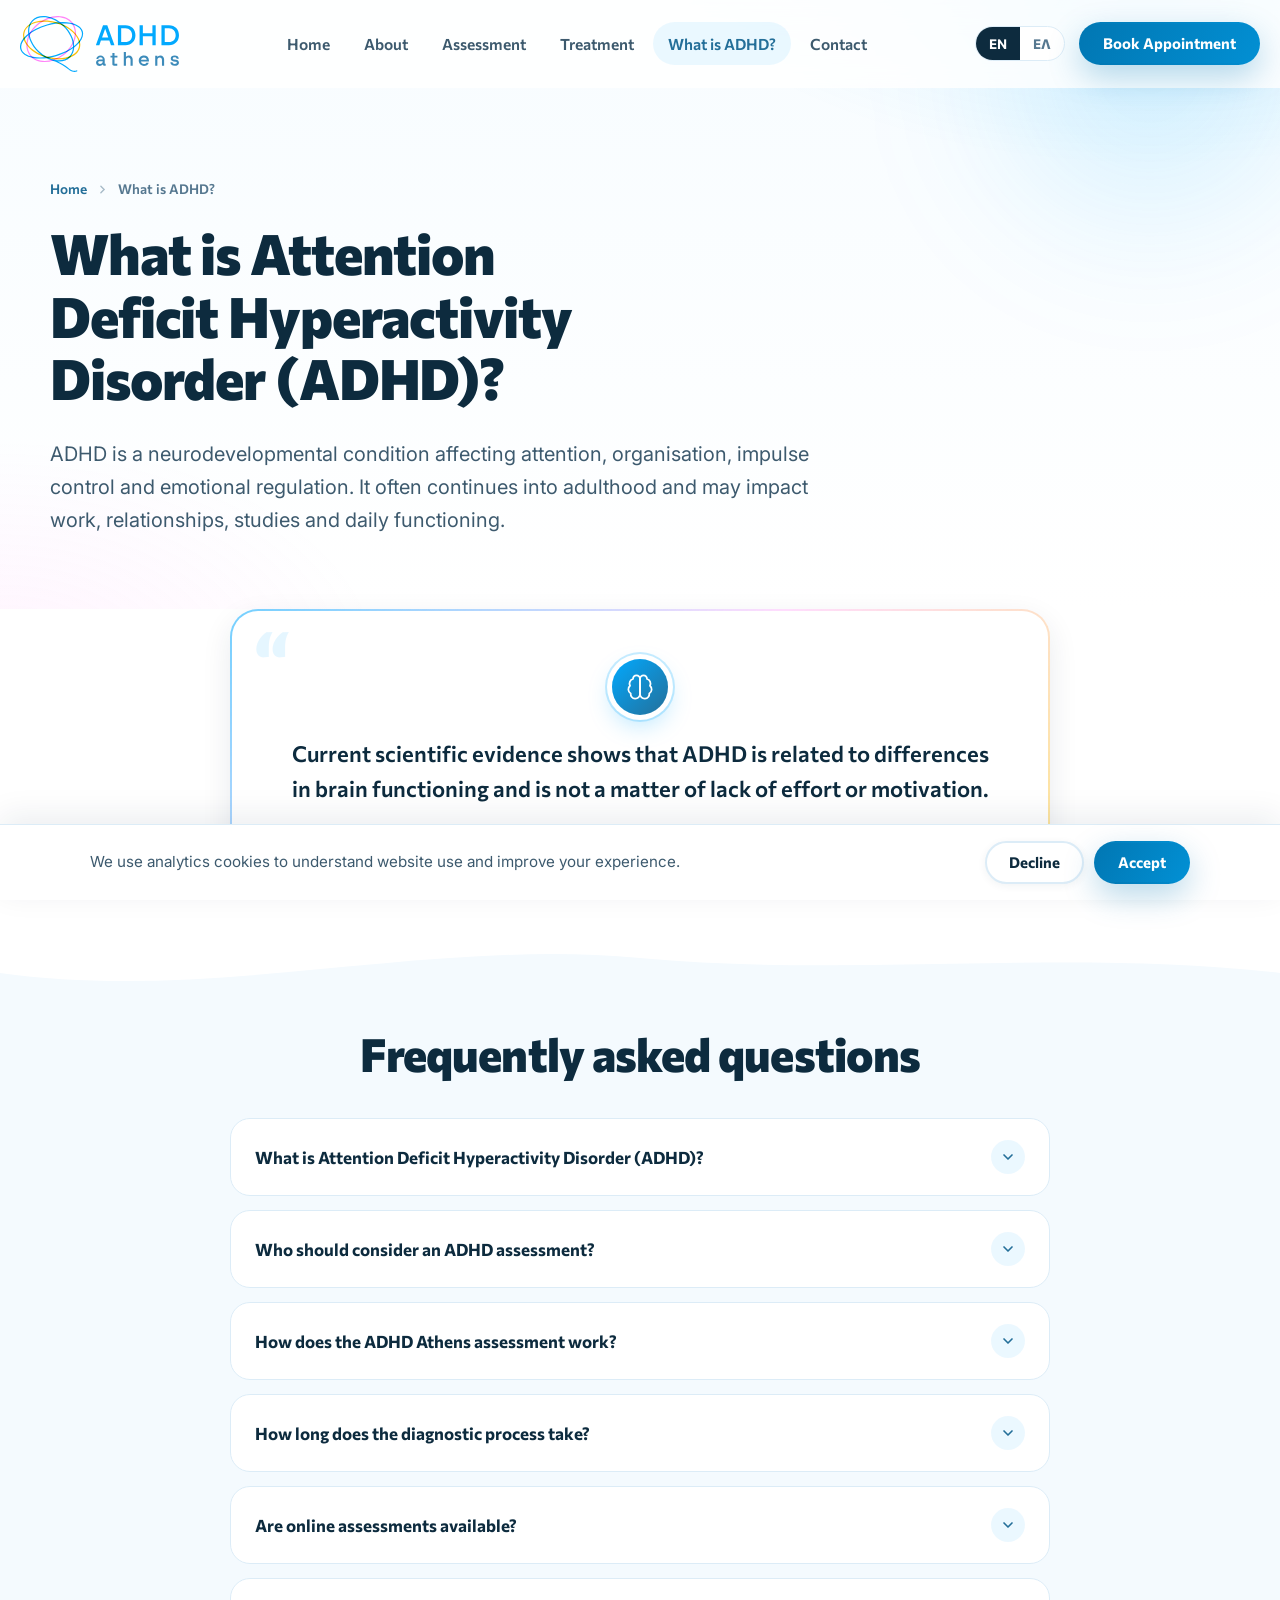
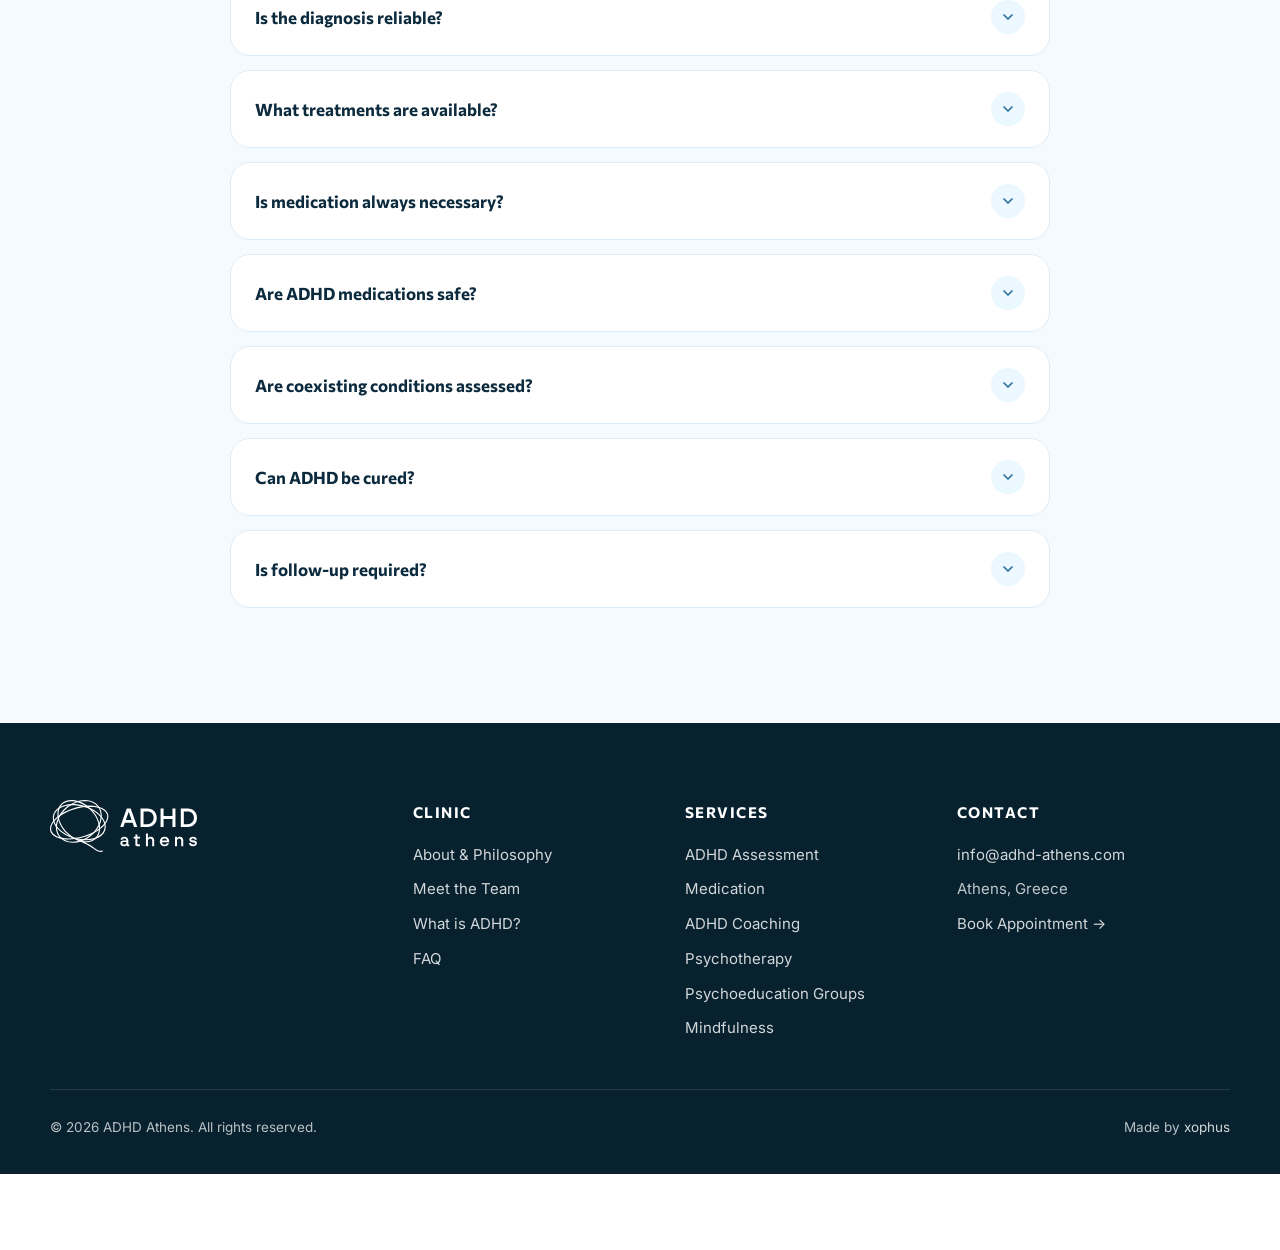
<file: adhd.html>
<!DOCTYPE html>
<html lang="en" data-lang="en">
<head>
<meta charset="UTF-8">
<!-- Google tag (gtag.js) -->
<script async src="https://www.googletagmanager.com/gtag/js?id=G-E83L2EC275"></script>
<script>
  window.dataLayer = window.dataLayer || [];
  function gtag(){dataLayer.push(arguments);}
  gtag('consent', 'default', {
    analytics_storage: 'denied',
    ad_storage: 'denied',
    ad_user_data: 'denied',
    ad_personalization: 'denied',
    wait_for_update: 500
  });
  gtag('js', new Date());
  gtag('config', 'G-E83L2EC275');
</script>
<meta name="viewport" content="width=device-width, initial-scale=1.0">
<title>What is ADHD? FAQ | ADHD Athens</title>
<meta name="description" content="What is adult ADHD? Symptoms, science and answers on diagnosis, treatment and medication.">
<meta name="robots" content="index, follow, max-image-preview:large">
<meta name="author" content="ADHD Athens">
<meta name="theme-color" content="#02a9fe">
<link rel="canonical" href="https://adhd-athens.com/adhd.html">
<meta property="og:site_name" content="ADHD Athens">
<meta property="og:type" content="website">
<meta property="og:locale" content="en_GB">
<meta property="og:locale:alternate" content="el_GR">
<meta property="og:url" content="https://adhd-athens.com/adhd.html">
<meta property="og:title" content="What is ADHD? FAQ | ADHD Athens">
<meta property="og:description" content="Adult ADHD explained: symptoms, diagnosis, treatment and medication FAQs.">
<meta property="og:image" content="https://adhd-athens.com/assets/og-image.png">
<meta property="og:image:width" content="1200">
<meta property="og:image:height" content="630">
<meta property="og:image:alt" content="ADHD Athens — Adult ADHD assessment and treatment">
<meta name="twitter:card" content="summary_large_image">
<meta name="twitter:title" content="What is ADHD? FAQ | ADHD Athens">
<meta name="twitter:description" content="Adult ADHD explained: symptoms, diagnosis, treatment and medication FAQs.">
<meta name="twitter:image" content="https://adhd-athens.com/assets/og-image.png">
<link rel="preconnect" href="https://fonts.googleapis.com">
<link rel="preconnect" href="https://fonts.gstatic.com" crossorigin>
<link href="https://fonts.googleapis.com/css2?family=Commissioner:wght@400;500;600;700;800&family=Inter:wght@400;500;600;700&display=swap" rel="stylesheet">
<link rel="stylesheet" href="css/styles.css?v=7">
<link rel="icon" type="image/svg+xml" href="assets/favicon.svg">
<script type="application/ld+json">
{
  "@context": "https://schema.org",
  "@graph": [
    {
      "@type": "MedicalClinic",
      "@id": "https://adhd-athens.com/#clinic",
      "name": "ADHD Athens",
      "url": "https://adhd-athens.com/",
      "email": "info@adhd-athens.com"
    },
    {
      "@type": "MedicalWebPage",
      "@id": "https://adhd-athens.com/adhd.html#webpage",
      "url": "https://adhd-athens.com/adhd.html",
      "name": "What is ADHD? FAQ | ADHD Athens",
      "description": "What is adult ADHD? Symptoms, science and answers on diagnosis, treatment and medication.",
      "isPartOf": { "@id": "https://adhd-athens.com/#website" },
      "about": { "@id": "https://adhd-athens.com/#clinic" },
      "inLanguage": ["en", "el"]
    },
    {
      "@type": "FAQPage",
      "@id": "https://adhd-athens.com/adhd.html#faq",
      "mainEntity": [
        {
          "@type": "Question",
          "name": "What is Attention Deficit Hyperactivity Disorder (ADHD)?",
          "acceptedAnswer": {
            "@type": "Answer",
            "text": "ADHD is a neurodevelopmental condition affecting attention, organisation, impulse control and emotional regulation. It often continues into adulthood and may impact work, relationships, studies and daily functioning. Current scientific evidence shows that ADHD is related to differences in brain functioning and is not a matter of lack of effort or motivation."
          }
        },
        {
          "@type": "Question",
          "name": "Who should consider an ADHD assessment?",
          "acceptedAnswer": {
            "@type": "Answer",
            "text": "An assessment may be helpful if you experience difficulty focusing, procrastination, poor time management, forgetfulness, disorganisation, impulsivity or emotional reactivity. Many adults were not diagnosed in childhood and seek help later in life."
          }
        },
        {
          "@type": "Question",
          "name": "How does the ADHD Athens assessment work?",
          "acceptedAnswer": {
            "@type": "Answer",
            "text": "Our assessment follows international guidelines such as those from NICE and the American Psychiatric Association. It includes psychiatric and psychological evaluation, structured interviews, psychometric tools and developmental history. After completion, a multidisciplinary discussion leads to diagnosis and personalised treatment recommendations."
          }
        },
        {
          "@type": "Question",
          "name": "How long does the diagnostic process take?",
          "acceptedAnswer": {
            "@type": "Answer",
            "text": "The process involves several sessions to ensure accuracy and completeness. It is usually completed within a few weeks, depending on availability and individual needs."
          }
        },
        {
          "@type": "Question",
          "name": "Are online assessments available?",
          "acceptedAnswer": {
            "@type": "Answer",
            "text": "Yes. Appointments can be conducted either in person or via secure online platforms, maintaining the same clinical standards."
          }
        },
        {
          "@type": "Question",
          "name": "Is the diagnosis reliable?",
          "acceptedAnswer": {
            "@type": "Answer",
            "text": "Our multidisciplinary approach significantly enhances diagnostic accuracy and ensures that coexisting conditions are carefully assessed."
          }
        },
        {
          "@type": "Question",
          "name": "What treatments are available?",
          "acceptedAnswer": {
            "@type": "Answer",
            "text": "Treatment is personalised and may include medication, psychoeducation, ADHD coaching and psychotherapy. The goal is to improve functioning, confidence and quality of life."
          }
        },
        {
          "@type": "Question",
          "name": "Is medication always necessary?",
          "acceptedAnswer": {
            "@type": "Answer",
            "text": "Not necessarily. Medication is one of several options and is discussed in detail. Many individuals benefit from combined or non-pharmacological approaches."
          }
        },
        {
          "@type": "Question",
          "name": "Are ADHD medications safe?",
          "acceptedAnswer": {
            "@type": "Answer",
            "text": "These medications have been extensively researched and are considered safe when prescribed and monitored appropriately. We prioritise safety, information and regular review."
          }
        },
        {
          "@type": "Question",
          "name": "Are coexisting conditions assessed?",
          "acceptedAnswer": {
            "@type": "Answer",
            "text": "Yes. We assess anxiety, depression, trauma, sleep disorders and other neurodevelopmental or mental health conditions."
          }
        },
        {
          "@type": "Question",
          "name": "Can ADHD be cured?",
          "acceptedAnswer": {
            "@type": "Answer",
            "text": "ADHD is not cured, but it can be managed effectively. With the right support, individuals can develop strategies and thrive."
          }
        },
        {
          "@type": "Question",
          "name": "Is follow-up required?",
          "acceptedAnswer": {
            "@type": "Answer",
            "text": "Yes. Ongoing follow-up helps optimise treatment and support long-term outcomes."
          }
        }
      ]
    }
  ]
}
</script>
</head>
<body>

<a class="skip-link en" href="#main">Skip to content</a>
<a class="skip-link el" href="#main">Μετάβαση στο περιεχόμενο</a>
<div class="scroll-progress" aria-hidden="true"></div>

<header class="site-header">
  <div class="header-inner">
    <a class="logo" href="index.html" aria-label="ADHD Athens - Home">
      <img src="assets/logo/ADHD_Athens_Logo.svg" alt="">
    </a>
    <nav class="main-nav" id="primary-nav" aria-label="Main navigation">
      <ul>
        <li><a href="index.html"><span class="en">Home</span><span class="el">Αρχική</span></a></li>
        <li><a href="about.html"><span class="en">About</span><span class="el">Σχετικά</span></a></li>
        <li><a href="assessment.html"><span class="en">Assessment</span><span class="el">Αξιολόγηση</span></a></li>
        <li><a href="services.html"><span class="en">Treatment</span><span class="el">Θεραπεία</span></a></li>
        <li><a href="adhd.html" aria-current="page"><span class="en">What is ADHD?</span><span class="el">Τι είναι η ΔΕΠΥ;</span></a></li>
        <li><a href="contact.html"><span class="en">Contact</span><span class="el">Επικοινωνία</span></a></li>
      </ul>
    </nav>
    <div class="header-actions">
      <div class="lang-toggle" role="group" aria-label="Language">
        <button type="button" data-lang="en" aria-pressed="true">EN</button>
        <button type="button" data-lang="el" aria-pressed="false">ΕΛ</button>
      </div>
      <a class="btn btn-primary btn-s" href="contact.html"><span class="en">Book Appointment</span><span class="el">Κλείστε Ραντεβού</span></a>
      <button class="nav-burger" type="button" aria-expanded="false" aria-controls="primary-nav" aria-label="Menu"><span></span><span></span><span></span></button>
    </div>
  </div>
</header>

<main id="main">

<section class="page-hero">
  <div class="blob blob-blue blob-drift-1" style="width:460px;height:460px;top:-160px;right:-100px;"></div>
  <div class="container">
    <nav class="breadcrumbs reveal" aria-label="Breadcrumb">
      <a href="index.html"><span class="en">Home</span><span class="el">Αρχική</span></a>
      <svg width="13" height="13" viewBox="0 0 24 24" fill="none" stroke="currentColor" stroke-width="2.5" stroke-linecap="round" aria-hidden="true"><path d="m9 18 6-6-6-6"/></svg>
      <span class="en">What is ADHD?</span><span class="el">Τι είναι η ΔΕΠΥ;</span>
    </nav>
    <h1 class="reveal" style="--d:.06s">
      <span class="en">What is Attention Deficit Hyperactivity Disorder (ADHD)?</span>
      <span class="el">Τι είναι η Διαταραχή Ελλειμματικής Προσοχής και Υπερκινητικότητας (ΔΕΠΥ);</span>
    </h1>
    <p class="section-sub reveal" style="--d:.14s">
      <span class="en">ADHD is a neurodevelopmental condition affecting attention, organisation, impulse control and emotional regulation. It often continues into adulthood and may impact work, relationships, studies and daily functioning.</span>
      <span class="el">Η ΔΕΠΥ είναι μια νευροαναπτυξιακή διαταραχή που επηρεάζει την προσοχή, την οργάνωση, την παρορμητικότητα και τη ρύθμιση της ενέργειας. Η έναρξή της εντοπίζεται στην παιδική ηλικία και συχνά συνεχίζεται και στην ενήλικη ζωή. Μπορεί να επηρεάζει την εργασία, τις σχέσεις, τη μελέτη και την καθημερινή λειτουργικότητα.</span>
    </p>
  </div>
</section>

<!-- Key facts -->
<section class="section section-science-note" aria-label="Scientific context">
  <div class="container">
    <div class="science-callout reveal">
      <div class="science-callout-inner">
        <span class="science-callout-icon" aria-hidden="true">
          <svg width="28" height="28" viewBox="0 0 24 24" fill="none" stroke="currentColor" stroke-width="1.5" stroke-linecap="round" stroke-linejoin="round"><path d="M12 5a3 3 0 1 0-5.997.125 4 4 0 0 0-2.526 5.77 4 4 0 0 0 .556 6.588A4 4 0 1 0 12 18Z"/><path d="M12 5a3 3 0 1 1 5.997.125 4 4 0 0 1 2.526 5.77 4 4 0 0 1-.556 6.588A4 4 0 1 1 12 18Z"/></svg>
        </span>
        <p class="science-callout-text">
        <span class="en">Current scientific evidence shows that ADHD is related to differences in brain functioning and is not a matter of lack of effort or motivation.</span>
        <span class="el">Η σύγχρονη επιστημονική γνώση αναγνωρίζει ότι η ΔΕΠΥ σχετίζεται με διαφοροποιήσεις στη λειτουργία του εγκεφάλου και δεν αποτελεί έλλειψη προσπάθειας ή «τεμπελιά».</span>
        </p>
      </div>
    </div>
  </div>
</section>

<!-- FAQ full -->
<svg class="divider" viewBox="0 0 1440 70" preserveAspectRatio="none" aria-hidden="true"><path fill="currentColor" d="M0,40 C240,70 480,5 720,25 C960,45 1200,15 1440,40 L1440,70 L0,70 Z"/></svg>
<section class="section section-soft" id="faq" aria-labelledby="faq-title">
  <div class="container">
    <div class="section-head center reveal">
      <h2 class="section-title" id="faq-title"><span class="en">Frequently asked questions</span><span class="el">Συχνές ερωτήσεις</span></h2>
    </div>

    <div class="faq-list reveal">
      <div class="faq-item">
        <button class="faq-q" aria-expanded="false">
          <span class="en">What is Attention Deficit Hyperactivity Disorder (ADHD)?</span>
          <span class="el">Τι είναι η Διαταραχή Ελλειμματικής Προσοχής και Υπερκινητικότητας (ΔΕΠΥ);</span>
          <span class="faq-chevron"><svg width="16" height="16" viewBox="0 0 24 24" fill="none" stroke="currentColor" stroke-width="2.5" stroke-linecap="round" stroke-linejoin="round" aria-hidden="true"><path d="m6 9 6 6 6-6"/></svg></span>
        </button>
        <div class="faq-a"><div class="faq-a-inner"><div>
          <span class="en">ADHD is a neurodevelopmental condition affecting attention, organisation, impulse control and emotional regulation. It often continues into adulthood and may impact work, relationships, studies and daily functioning. Current scientific evidence shows that ADHD is related to differences in brain functioning and is not a matter of lack of effort or motivation.</span>
          <span class="el">Η ΔΕΠΥ είναι μια νευροαναπτυξιακή διαταραχή που επηρεάζει την προσοχή, την οργάνωση, την παρορμητικότητα και τη ρύθμιση της ενέργειας. Η έναρξή της εντοπίζεται στην παιδική ηλικία και συχνά συνεχίζεται και στην ενήλικη ζωή. Μπορεί να επηρεάζει την εργασία, τις σχέσεις, τη μελέτη και την καθημερινή λειτουργικότητα.
          Η σύγχρονη επιστημονική γνώση αναγνωρίζει ότι η ΔΕΠΥ σχετίζεται με διαφοροποιήσεις στη λειτουργία του εγκεφάλου και δεν αποτελεί έλλειψη προσπάθειας ή «τεμπελιά».</span>
        </div></div></div>
      </div>
      <div class="faq-item">
        <button class="faq-q" aria-expanded="false">
          <span class="en">Who should consider an ADHD assessment?</span>
          <span class="el">Ποιοι ενήλικες πρέπει να εξεταστούν για ΔΕΠΥ;</span>
          <span class="faq-chevron"><svg width="16" height="16" viewBox="0 0 24 24" fill="none" stroke="currentColor" stroke-width="2.5" stroke-linecap="round" stroke-linejoin="round" aria-hidden="true"><path d="m6 9 6 6 6-6"/></svg></span>
        </button>
        <div class="faq-a"><div class="faq-a-inner"><div>
          <span class="en">An assessment may be helpful if you experience:
            <ul>
              <li>Difficulty focusing</li>
              <li>Procrastination</li>
              <li>Poor time management</li>
              <li>Forgetfulness</li>
              <li>Disorganisation</li>
              <li>Impulsivity or emotional reactivity</li>
            </ul>
            Many adults were not diagnosed in childhood and seek help later in life.</span>
          <span class="el">Η αξιολόγηση συνιστάται σε άτομα που παρουσιάζουν δυσκολίες όπως:
            <ul>
              <li>Διάσπαση προσοχής και εύκολη απόσπαση</li>
              <li>Αναβλητικότητα και δυσκολία ολοκλήρωσης εργασιών</li>
              <li>Κακή διαχείριση χρόνου</li>
              <li>Αμνησία</li>
              <li>Δυσκολίες οργάνωσης</li>
              <li>Παρορμητικότητα ή συναισθηματική αστάθεια</li>
            </ul>
            Πολλοί ενήλικες που δεν διαγνώστηκαν στην παιδική ηλικία αναζητούν βοήθεια αργότερα στη ζωή.</span>
        </div></div></div>
      </div>
      <div class="faq-item">
        <button class="faq-q" aria-expanded="false">
          <span class="en">How does the ADHD Athens assessment work?</span>
          <span class="el">Πώς γίνεται η αξιολόγηση στο ADHD Athens;</span>
          <span class="faq-chevron"><svg width="16" height="16" viewBox="0 0 24 24" fill="none" stroke="currentColor" stroke-width="2.5" stroke-linecap="round" stroke-linejoin="round" aria-hidden="true"><path d="m6 9 6 6 6-6"/></svg></span>
        </button>
        <div class="faq-a"><div class="faq-a-inner"><div>
          <span class="en">Our assessment follows international guidelines such as those from the National Institute for Health and Care Excellence and the American Psychiatric Association.
It includes psychiatric and psychological evaluation, structured interviews, psychometric tools and developmental history. After completion, a multidisciplinary discussion leads to diagnosis and personalised treatment recommendations.</span>
          <span class="el">Η αξιολόγηση στο ADHD Athens είναι διεπιστημονική και βασίζεται σε διεθνείς κατευθυντήριες οδηγίες.
Περιλαμβάνει ψυχιατρική και ψυχολογική εκτίμηση, χρήση ψυχομετρικών εργαλείων, κλινικές συνεντεύξεις και διερεύνηση της αναπτυξιακής ιστορίας. Μετά την ολοκλήρωση, πραγματοποιείται διεπιστημονική συζήτηση και παρέχεται η διάγνωση και εξατομικευμένο θεραπευτικό πλάνο.</span>
        </div></div></div>
      </div>
      <div class="faq-item">
        <button class="faq-q" aria-expanded="false">
          <span class="en">How long does the diagnostic process take?</span>
          <span class="el">Πόσο διαρκεί η διαδικασία διάγνωσης;</span>
          <span class="faq-chevron"><svg width="16" height="16" viewBox="0 0 24 24" fill="none" stroke="currentColor" stroke-width="2.5" stroke-linecap="round" stroke-linejoin="round" aria-hidden="true"><path d="m6 9 6 6 6-6"/></svg></span>
        </button>
        <div class="faq-a"><div class="faq-a-inner"><div>
          <span class="en">The process involves several sessions to ensure accuracy and completeness. It is usually completed within a few weeks, depending on availability and individual needs.</span>
          <span class="el">Η διαδικασία πραγματοποιείται σε περισσότερες από μία συνεδρίες, ώστε να εξασφαλιστεί ακρίβεια και πληρότητα. Συνήθως ολοκληρώνεται μέσα σε λίγες εβδομάδες, ανάλογα με τη διαθεσιμότητα και τις ανάγκες κάθε ατόμου.</span>
        </div></div></div>
      </div>
      <div class="faq-item">
        <button class="faq-q" aria-expanded="false">
          <span class="en">Are online assessments available?</span>
          <span class="el">Γίνεται η αξιολόγηση και διαδικτυακά;</span>
          <span class="faq-chevron"><svg width="16" height="16" viewBox="0 0 24 24" fill="none" stroke="currentColor" stroke-width="2.5" stroke-linecap="round" stroke-linejoin="round" aria-hidden="true"><path d="m6 9 6 6 6-6"/></svg></span>
        </button>
        <div class="faq-a"><div class="faq-a-inner"><div>
          <span class="en">Yes. Appointments can be conducted either in person or via secure online platforms, maintaining the same clinical standards.</span>
          <span class="el">Ναι. Οι συνεδρίες μπορούν να πραγματοποιηθούν είτε δια ζώσης είτε μέσω ασφαλών διαδικτυακών πλατφορμών, χωρίς να επηρεάζεται η ποιότητα της αξιολόγησης.</span>
        </div></div></div>
      </div>
      <div class="faq-item">
        <button class="faq-q" aria-expanded="false">
          <span class="en">Is the diagnosis reliable?</span>
          <span class="el">Είναι αξιόπιστη η διάγνωση;</span>
          <span class="faq-chevron"><svg width="16" height="16" viewBox="0 0 24 24" fill="none" stroke="currentColor" stroke-width="2.5" stroke-linecap="round" stroke-linejoin="round" aria-hidden="true"><path d="m6 9 6 6 6-6"/></svg></span>
        </button>
        <div class="faq-a"><div class="faq-a-inner"><div>
          <span class="en">Our multidisciplinary approach significantly enhances diagnostic accuracy and ensures that coexisting conditions are carefully assessed.</span>
          <span class="el">Η διαδικασία ακολουθεί διεθνώς αναγνωρισμένα πρότυπα και περιλαμβάνει συνεργασία μεταξύ ψυχιάτρου και ψυχολόγων, γεγονός που αυξάνει σημαντικά τη διαγνωστική ακρίβεια και την αναγνώριση συννοσηροτήτων.</span>
        </div></div></div>
      </div>
      <div class="faq-item">
        <button class="faq-q" aria-expanded="false">
          <span class="en">What treatments are available?</span>
          <span class="el">Τι περιλαμβάνει η θεραπεία για τη ΔΕΠΥ;</span>
          <span class="faq-chevron"><svg width="16" height="16" viewBox="0 0 24 24" fill="none" stroke="currentColor" stroke-width="2.5" stroke-linecap="round" stroke-linejoin="round" aria-hidden="true"><path d="m6 9 6 6 6-6"/></svg></span>
        </button>
        <div class="faq-a"><div class="faq-a-inner"><div>
          <span class="en">Treatment is personalised and may include:
            <ul>
              <li>Medication</li>
              <li>Psychoeducation</li>
              <li>ADHD coaching</li>
              <li>Psychotherapy</li>
            </ul>
            The goal is to improve functioning, confidence and quality of life.</span>
          <span class="el">Η θεραπευτική προσέγγιση στο ADHD Athens είναι εξατομικευμένη και μπορεί να περιλαμβάνει:
            <ul>
              <li>Φαρμακευτική αγωγή</li>
              <li>Ψυχοεκπαίδευση</li>
              <li>ADHD coaching</li>
              <li>Ψυχοθεραπεία</li>
            </ul>
            Στόχος είναι η βελτίωση της λειτουργικότητας, της αυτοπεποίθησης και της ποιότητας ζωής.</span>
        </div></div></div>
      </div>
      <div class="faq-item">
        <button class="faq-q" aria-expanded="false">
          <span class="en">Is medication always necessary?</span>
          <span class="el">Είναι απαραίτητη η φαρμακευτική αγωγή;</span>
          <span class="faq-chevron"><svg width="16" height="16" viewBox="0 0 24 24" fill="none" stroke="currentColor" stroke-width="2.5" stroke-linecap="round" stroke-linejoin="round" aria-hidden="true"><path d="m6 9 6 6 6-6"/></svg></span>
        </button>
        <div class="faq-a"><div class="faq-a-inner"><div>
          <span class="en">Not necessarily. Medication is one of several options and is discussed in detail. Many individuals benefit from combined or non-pharmacological approaches.</span>
          <span class="el">Όχι πάντα. Η φαρμακευτική θεραπεία συζητείται αναλυτικά και αποτελεί μία από τις επιλογές. Σε πολλές περιπτώσεις συνδυάζεται με ψυχολογικές παρεμβάσεις, ενώ η απόφαση λαμβάνεται εξατομικευμένα.</span>
        </div></div></div>
      </div>
      <div class="faq-item">
        <button class="faq-q" aria-expanded="false">
          <span class="en">Are ADHD medications safe?</span>
          <span class="el">Πόσο ασφαλή είναι τα φάρμακα για τη ΔΕΠΥ;</span>
          <span class="faq-chevron"><svg width="16" height="16" viewBox="0 0 24 24" fill="none" stroke="currentColor" stroke-width="2.5" stroke-linecap="round" stroke-linejoin="round" aria-hidden="true"><path d="m6 9 6 6 6-6"/></svg></span>
        </button>
        <div class="faq-a"><div class="faq-a-inner"><div>
          <span class="en">These medications have been extensively researched and are considered safe when prescribed and monitored appropriately. We prioritise safety, information and regular review.</span>
          <span class="el">Τα φάρμακα που χρησιμοποιούνται έχουν μελετηθεί εκτενώς και θεωρούνται ασφαλή όταν χορηγούνται με σωστή ιατρική παρακολούθηση. Στο ADHD Athens δίνεται ιδιαίτερη έμφαση στην ενημέρωση, την παρακολούθηση και την προσαρμογή της θεραπείας.</span>
        </div></div></div>
      </div>
      <div class="faq-item">
        <button class="faq-q" aria-expanded="false">
          <span class="en">Are coexisting conditions assessed?</span>
          <span class="el">Καλύπτει η διάγνωση συννοσηρότητες;</span>
          <span class="faq-chevron"><svg width="16" height="16" viewBox="0 0 24 24" fill="none" stroke="currentColor" stroke-width="2.5" stroke-linecap="round" stroke-linejoin="round" aria-hidden="true"><path d="m6 9 6 6 6-6"/></svg></span>
        </button>
        <div class="faq-a"><div class="faq-a-inner"><div>
          <span class="en">Yes. We assess anxiety, depression, trauma, sleep disorders and other neurodevelopmental or mental health conditions.</span>
          <span class="el">Ναι. Η αξιολόγηση περιλαμβάνει διερεύνηση άγχους, κατάθλιψης, τραύματος, διαταραχών ύπνου και άλλων ψυχιατρικών ή νευροαναπτυξιακών δυσκολιών.</span>
        </div></div></div>
      </div>
      <div class="faq-item">
        <button class="faq-q" aria-expanded="false">
          <span class="en">Can ADHD be cured?</span>
          <span class="el">Μπορεί η ΔΕΠΥ να θεραπευτεί;</span>
          <span class="faq-chevron"><svg width="16" height="16" viewBox="0 0 24 24" fill="none" stroke="currentColor" stroke-width="2.5" stroke-linecap="round" stroke-linejoin="round" aria-hidden="true"><path d="m6 9 6 6 6-6"/></svg></span>
        </button>
        <div class="faq-a"><div class="faq-a-inner"><div>
          <span class="en">ADHD is not “cured”, but it can be managed effectively. With the right support, individuals can develop strategies and thrive.</span>
          <span class="el">Η ΔΕΠΥ δεν «θεραπεύεται» πλήρως, αλλά μπορεί να αντιμετωπιστεί αποτελεσματικά. Με σωστή υποστήριξη, πολλά άτομα αναπτύσσουν στρατηγικές και αξιοποιούν τα δυνατά τους σημεία.</span>
        </div></div></div>
      </div>
      <div class="faq-item">
        <button class="faq-q" aria-expanded="false">
          <span class="en">Is follow-up required?</span>
          <span class="el">Χρειάζεται παρακολούθηση μετά τη διάγνωση;</span>
          <span class="faq-chevron"><svg width="16" height="16" viewBox="0 0 24 24" fill="none" stroke="currentColor" stroke-width="2.5" stroke-linecap="round" stroke-linejoin="round" aria-hidden="true"><path d="m6 9 6 6 6-6"/></svg></span>
        </button>
        <div class="faq-a"><div class="faq-a-inner"><div>
          <span class="en">Yes. Ongoing follow-up helps optimise treatment and support long-term outcomes.</span>
          <span class="el">Ναι. Η παρακολούθηση βοηθά στην προσαρμογή της θεραπείας, στη διαχείριση αλλαγών στη ζωή και στη διατήρηση των θεραπευτικών αποτελεσμάτων.</span>
        </div></div></div>
      </div>
    </div>
  </div>
</section>

</main>

<footer class="site-footer" style="margin-top:0">
  <div class="container">
    <div class="footer-grid">
      <div>
        <a class="logo" href="index.html" aria-label="ADHD Athens - Home"><img src="assets/logo/ADHD_Athens_Logo_White.svg" alt=""></a>
      </div>
      <div>
        <p class="footer-heading"><span class="en">Clinic</span><span class="el">Το Κέντρο</span></p>
        <ul>
          <li><a href="about.html"><span class="en">About &amp; Philosophy</span><span class="el">Σχετικά &amp; Φιλοσοφία</span></a></li>
          <li><a href="about.html#team"><span class="en">Meet the Team</span><span class="el">Η Ομάδα</span></a></li>
          <li><a href="adhd.html"><span class="en">What is ADHD?</span><span class="el">Τι είναι η ΔΕΠΥ;</span></a></li>
          <li><a href="adhd.html#faq"><span class="en">FAQ</span><span class="el">Συχνές Ερωτήσεις</span></a></li>
        </ul>
      </div>
      <div>
        <p class="footer-heading"><span class="en">Services</span><span class="el">Υπηρεσίες</span></p>
        <ul>
          <li><a href="assessment.html"><span class="en">ADHD Assessment</span><span class="el">Αξιολόγηση ΔΕΠΥ</span></a></li>
          <li><a href="services.html#medication"><span class="en">Medication</span><span class="el">Φαρμακευτική Αγωγή</span></a></li>
          <li><a href="services.html#coaching">ADHD Coaching</a></li>
          <li><a href="services.html#psychotherapy"><span class="en">Psychotherapy</span><span class="el">Ψυχοθεραπεία</span></a></li>
          <li><a href="services.html#groups"><span class="en">Psychoeducation Groups</span><span class="el">Ομάδες Ψυχοεκπαίδευσης</span></a></li>
          <li><a href="services.html#mindfulness">Mindfulness</a></li>
        </ul>
      </div>
      <div>
        <p class="footer-heading"><span class="en">Contact</span><span class="el">Επικοινωνία</span></p>
        <ul>
          <li><a href="mailto:info@adhd-athens.com">info@adhd-athens.com</a></li>
          <li><span class="en">Athens, Greece</span><span class="el">Αθήνα</span></li>
          <li><a href="contact.html"><span class="en">Book Appointment →</span><span class="el">Κλείστε Ραντεβού →</span></a></li>
        </ul>
      </div>
    </div>
    <div class="footer-bottom">
      <span>© <span data-year>2026</span> ADHD Athens. <span class="en">All rights reserved.</span><span class="el">Με επιφύλαξη παντός δικαιώματος.</span></span>
      <span>Made by <a href="https://xophus.com/" target="_blank" rel="noopener" aria-label="xophus (opens in a new tab)">xophus</a></span>
    </div>
  </div>
</footer>


<script src="js/main.js?v=2"></script>
<script src="js/cookie-consent.js?v=2"></script>
</body>
</html>
</file>
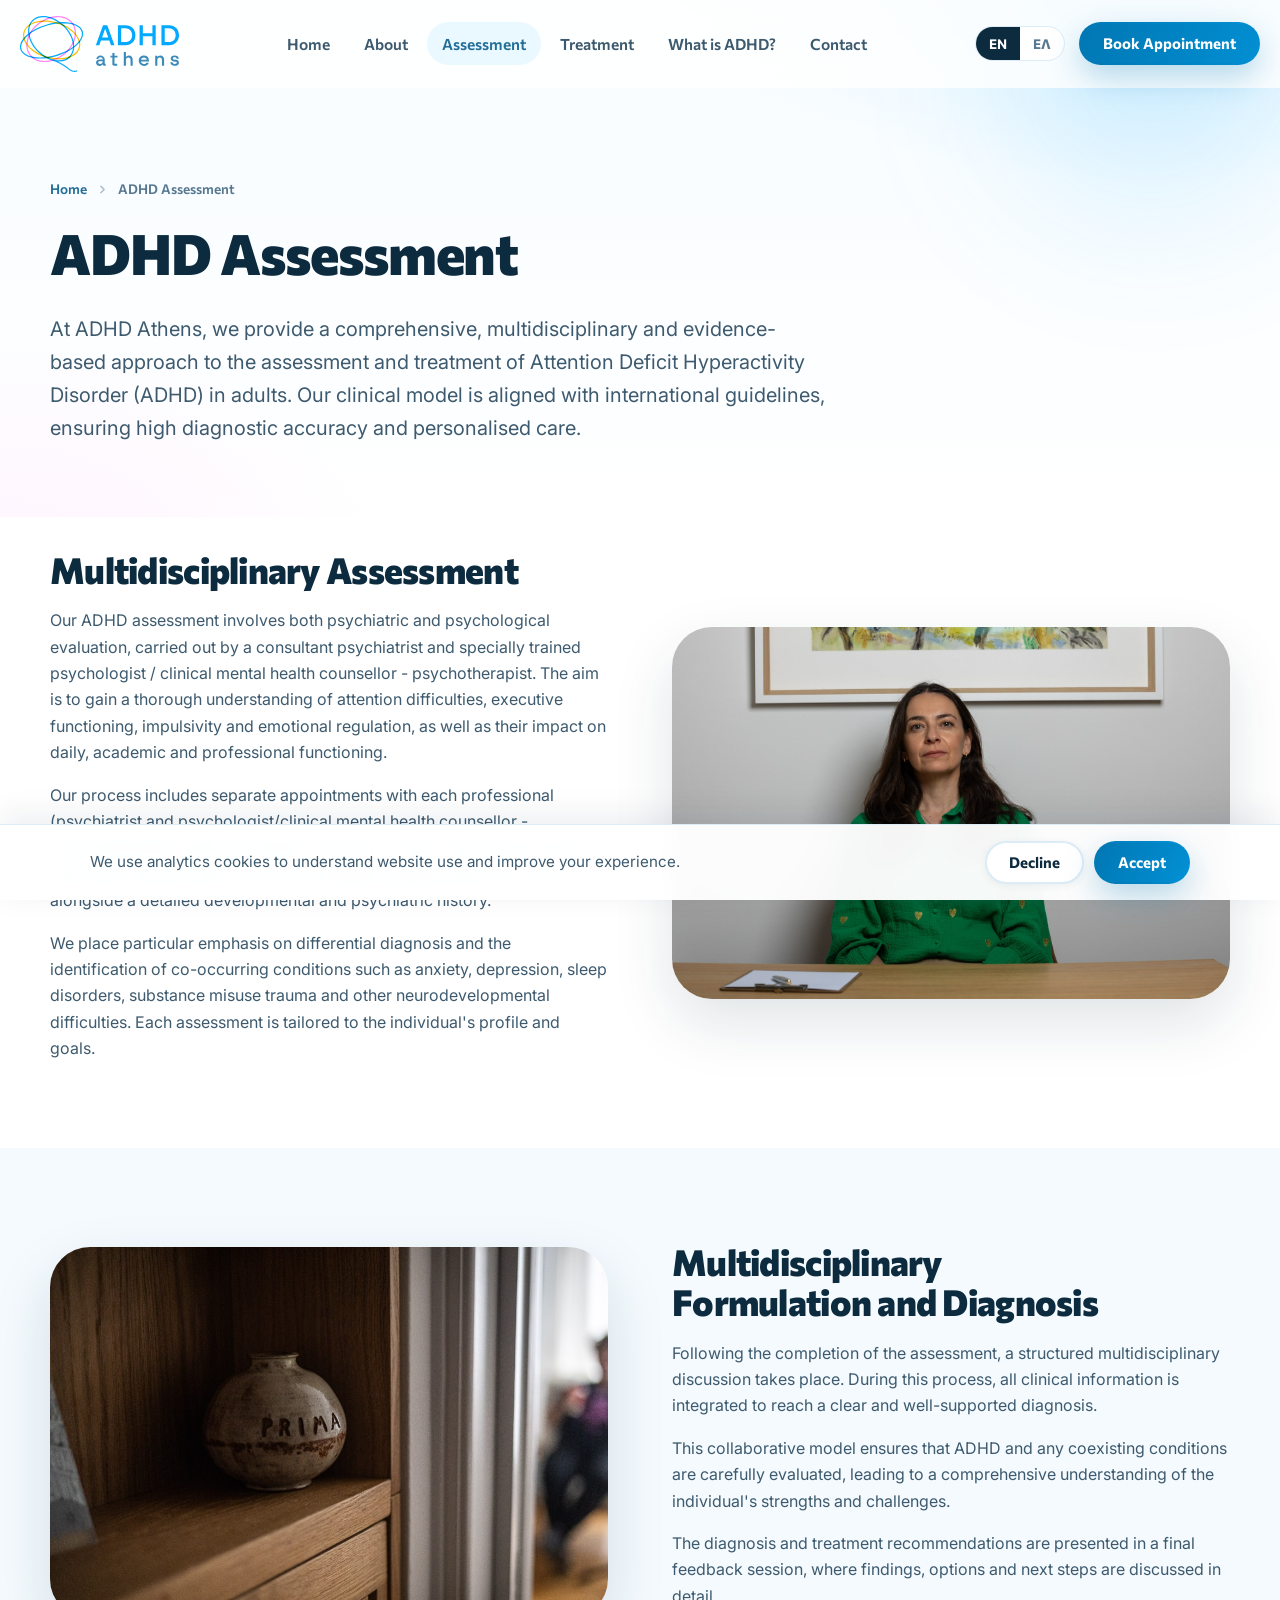
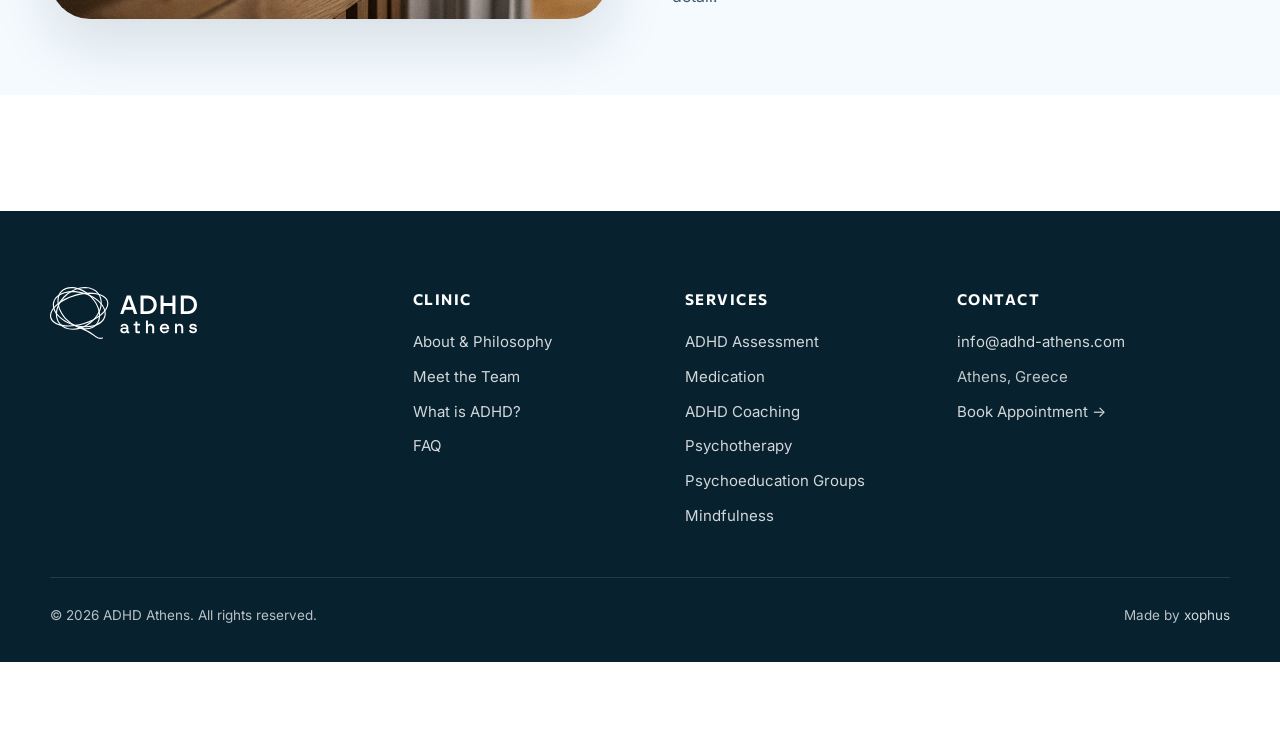
<file: assessment.html>
<!DOCTYPE html>
<html lang="en" data-lang="en">
<head>
<meta charset="UTF-8">
<!-- Google tag (gtag.js) -->
<script async src="https://www.googletagmanager.com/gtag/js?id=G-E83L2EC275"></script>
<script>
  window.dataLayer = window.dataLayer || [];
  function gtag(){dataLayer.push(arguments);}
  gtag('consent', 'default', {
    analytics_storage: 'denied',
    ad_storage: 'denied',
    ad_user_data: 'denied',
    ad_personalization: 'denied',
    wait_for_update: 500
  });
  gtag('js', new Date());
  gtag('config', 'G-E83L2EC275');
</script>
<meta name="viewport" content="width=device-width, initial-scale=1.0">
<title>ADHD Assessment | ADHD Athens</title>
<meta name="description" content="Multidisciplinary adult ADHD assessment: psychiatric and psychological evaluation with a clear diagnosis.">
<meta name="robots" content="index, follow, max-image-preview:large">
<meta name="author" content="ADHD Athens">
<meta name="theme-color" content="#02a9fe">
<link rel="canonical" href="https://adhd-athens.com/assessment.html">
<meta property="og:site_name" content="ADHD Athens">
<meta property="og:type" content="website">
<meta property="og:locale" content="en_GB">
<meta property="og:locale:alternate" content="el_GR">
<meta property="og:url" content="https://adhd-athens.com/assessment.html">
<meta property="og:title" content="ADHD Assessment | ADHD Athens">
<meta property="og:description" content="Comprehensive adult ADHD assessment with psychiatric and psychological evaluation.">
<meta property="og:image" content="https://adhd-athens.com/assets/og-image.png">
<meta property="og:image:width" content="1200">
<meta property="og:image:height" content="630">
<meta property="og:image:alt" content="ADHD Athens — Adult ADHD assessment and treatment">
<meta name="twitter:card" content="summary_large_image">
<meta name="twitter:title" content="ADHD Assessment | ADHD Athens">
<meta name="twitter:description" content="Comprehensive adult ADHD assessment with psychiatric and psychological evaluation.">
<meta name="twitter:image" content="https://adhd-athens.com/assets/og-image.png">
<link rel="preconnect" href="https://fonts.googleapis.com">
<link rel="preconnect" href="https://fonts.gstatic.com" crossorigin>
<link href="https://fonts.googleapis.com/css2?family=Commissioner:wght@400;500;600;700;800&family=Inter:wght@400;500;600;700&display=swap" rel="stylesheet">
<link rel="stylesheet" href="css/styles.css?v=7">
<link rel="icon" type="image/svg+xml" href="assets/favicon.svg">
<script type="application/ld+json">
{
  "@context": "https://schema.org",
  "@graph": [
    {
      "@type": "MedicalClinic",
      "@id": "https://adhd-athens.com/#clinic",
      "name": "ADHD Athens",
      "url": "https://adhd-athens.com/",
      "email": "info@adhd-athens.com"
    },
    {
      "@type": "MedicalWebPage",
      "@id": "https://adhd-athens.com/assessment.html#webpage",
      "url": "https://adhd-athens.com/assessment.html",
      "name": "ADHD Assessment | ADHD Athens",
      "description": "Multidisciplinary adult ADHD assessment: psychiatric and psychological evaluation with a clear diagnosis.",
      "isPartOf": { "@id": "https://adhd-athens.com/#website" },
      "about": { "@id": "https://adhd-athens.com/#clinic" },
      "inLanguage": ["en", "el"]
    },
    {
      "@type": "MedicalProcedure",
      "name": "Adult ADHD Assessment",
      "description": "Multidisciplinary psychiatric and psychological ADHD assessment for adults, using validated psychometric tools and international guidelines.",
      "procedureType": "https://schema.org/DiagnosticProcedure",
      "provider": { "@id": "https://adhd-athens.com/#clinic" }
    }
  ]
}
</script>
</head>
<body>

<a class="skip-link en" href="#main">Skip to content</a>
<a class="skip-link el" href="#main">Μετάβαση στο περιεχόμενο</a>
<div class="scroll-progress" aria-hidden="true"></div>

<header class="site-header">
  <div class="header-inner">
    <a class="logo" href="index.html" aria-label="ADHD Athens - Home">
      <img src="assets/logo/ADHD_Athens_Logo.svg" alt="">
    </a>
    <nav class="main-nav" id="primary-nav" aria-label="Main navigation">
      <ul>
        <li><a href="index.html"><span class="en">Home</span><span class="el">Αρχική</span></a></li>
        <li><a href="about.html"><span class="en">About</span><span class="el">Σχετικά</span></a></li>
        <li><a href="assessment.html" aria-current="page"><span class="en">Assessment</span><span class="el">Αξιολόγηση</span></a></li>
        <li><a href="services.html"><span class="en">Treatment</span><span class="el">Θεραπεία</span></a></li>
        <li><a href="adhd.html"><span class="en">What is ADHD?</span><span class="el">Τι είναι η ΔΕΠΥ;</span></a></li>
        <li><a href="contact.html"><span class="en">Contact</span><span class="el">Επικοινωνία</span></a></li>
      </ul>
    </nav>
    <div class="header-actions">
      <div class="lang-toggle" role="group" aria-label="Language">
        <button type="button" data-lang="en" aria-pressed="true">EN</button>
        <button type="button" data-lang="el" aria-pressed="false">ΕΛ</button>
      </div>
      <a class="btn btn-primary btn-s" href="contact.html"><span class="en">Book Appointment</span><span class="el">Κλείστε Ραντεβού</span></a>
      <button class="nav-burger" type="button" aria-expanded="false" aria-controls="primary-nav" aria-label="Menu"><span></span><span></span><span></span></button>
    </div>
  </div>
</header>

<main id="main">

<section class="page-hero">
  <div class="blob blob-blue blob-drift-1" style="width:460px;height:460px;top:-160px;right:-100px;"></div>
  <div class="container">
    <nav class="breadcrumbs reveal" aria-label="Breadcrumb">
      <a href="index.html"><span class="en">Home</span><span class="el">Αρχική</span></a>
      <svg width="13" height="13" viewBox="0 0 24 24" fill="none" stroke="currentColor" stroke-width="2.5" stroke-linecap="round" aria-hidden="true"><path d="m9 18 6-6-6-6"/></svg>
      <span class="en">ADHD Assessment</span><span class="el">Αξιολόγηση ΔΕΠΥ</span>
    </nav>
    <h1 class="reveal" style="--d:.06s">
      <span class="en">ADHD Assessment</span>
      <span class="el">Αξιολόγηση ΔΕΠΥ</span>
    </h1>
    <p class="section-sub reveal" style="--d:.14s">
      <span class="en">At ADHD Athens, we provide a comprehensive, multidisciplinary and evidence-based approach to the assessment and treatment of Attention Deficit Hyperactivity Disorder (ADHD) in adults. Our clinical model is aligned with international guidelines, ensuring high diagnostic accuracy and personalised care.</span>
      <span class="el">Στο ADHD Athens ακολουθούμε μια ολοκληρωμένη, διεπιστημονική και επιστημονικά τεκμηριωμένη προσέγγιση για την αξιολόγηση και θεραπεία της Διαταραχής Ελλειμματικής Προσοχής και Υπερκινητικότητας (ΔΕΠΥ) σε ενήλικες. Η διαδικασία βασίζεται στις διεθνείς κατευθυντήριες οδηγίες, με στόχο τη μέγιστη διαγνωστική ακρίβεια και τη δημιουργία ενός εξατομικευμένου θεραπευτικού πλάνου.</span>
    </p>
  </div>
</section>

<!-- Multidisciplinary assessment -->
<section class="section" aria-labelledby="multi-title">
  <div class="container split">
    <div class="prose reveal">
      <h2 id="multi-title"><span class="en">Multidisciplinary Assessment</span><span class="el">Διεπιστημονική Αξιολόγηση</span></h2>
      <p>
        <span class="en">Our ADHD assessment involves both psychiatric and psychological evaluation, carried out by a consultant psychiatrist and specially trained psychologist / clinical mental health counsellor - psychotherapist. The aim is to gain a thorough understanding of attention difficulties, executive functioning, impulsivity and emotional regulation, as well as their impact on daily, academic and professional functioning.</span>
        <span class="el">Η αξιολόγηση πραγματοποιείται από ψυχίατρο και εξειδικευμένους ψυχολόγο και σύμβουλο ψυχικής υγείας και περιλαμβάνει συνδυασμό ψυχιατρικής και ψυχολογικής εκτίμησης. Στόχος είναι η ολοκληρωμένη κατανόηση των δυσκολιών προσοχής, οργάνωσης, παρορμητικότητας και συναισθηματικής ρύθμισης, καθώς και η διερεύνηση της επίδρασης της ΔΕΠΥ στην καθημερινή, επαγγελματική και κοινωνική λειτουργικότητα.</span>
      </p>
      <p>
        <span class="en">Our process includes separate appointments with each professional (psychiatrist and psychologist/clinical mental health counsellor - psychotherapist), delivered either in person or online. Structured clinical interviews, psychometric tools and validated questionnaires are used, alongside a detailed developmental and psychiatric history.</span>
        <span class="el">Η διαδικασία περιλαμβάνει ξεχωριστές συναντήσεις με δύο ειδικούς (ψυχίατρο και ψυχολόγο/σύμβουλο ψυχικής υγείας - ψυχοθεραπεύτρια), οι οποίες μπορεί να πραγματοποιηθούν δια ζώσης ή διαδικτυακά, ανάλογα με τις ανάγκες του θεραπευόμενου.</span>
      </p>
      <p>
        <span class="en">We place particular emphasis on differential diagnosis and the identification of co-occurring conditions such as anxiety, depression, sleep disorders, substance misuse trauma and other neurodevelopmental difficulties. Each assessment is tailored to the individual's profile and goals.</span>
        <span class="el">Χρησιμοποιούνται κλινικές συνεντεύξεις, ψυχομετρικά εργαλεία και ερωτηματολόγια, καθώς και λεπτομερής διερεύνηση της αναπτυξιακής και ψυχιατρικού ιστορικού. Ιδιαίτερη έμφαση δίνεται στη διαφορική διάγνωση και στην αναγνώριση πιθανών συννοσηροτήτων, όπως άγχος, κατάθλιψη, διαταραχές ύπνου, χρήση ουσιών, τραύμα ή άλλες νευροαναπτυξιακές δυσκολίες. Η προσέγγιση είναι εξατομικευμένη και προσαρμόζεται στο προφίλ και τους στόχους κάθε ατόμου.</span>
      </p>
    </div>
    <div class="photo-card reveal" style="--d:.15s">
      <img src="assets/img/ADHD_Athens-3.jpg" alt="An assessment conversation at the ADHD Athens clinic" loading="lazy">
    </div>
  </div>
</section>

<!-- Formulation & Diagnosis -->
<section class="section section-soft" aria-labelledby="diag-title">
  <div class="container split">
    <div class="photo-card reveal" style="order:0">
      <img src="assets/img/StillLife_ADHD_Athens-11.jpg" alt="The ADHD Athens clinic space" loading="lazy">
    </div>
    <div class="prose reveal" style="--d:.12s">
      <h2 id="diag-title"><span class="en">Multidisciplinary Formulation and Diagnosis</span><span class="el">Διεπιστημονική Συνεργασία και Διάγνωση</span></h2>
      <p>
        <span class="en">Following the completion of the assessment, a structured multidisciplinary discussion takes place. During this process, all clinical information is integrated to reach a clear and well-supported diagnosis.</span>
        <span class="el">Μετά την ολοκλήρωση της αξιολόγησης, πραγματοποιείται συστηματικός διεπιστημονικός διάλογος μεταξύ των ειδικών. Μέσα από αυτή τη συνεργασία συντίθενται όλα τα κλινικά δεδομένα, προκειμένου να διαμορφωθεί μια σαφής και τεκμηριωμένη διάγνωση.</span>
      </p>
      <p>
        <span class="en">This collaborative model ensures that ADHD and any coexisting conditions are carefully evaluated, leading to a comprehensive understanding of the individual's strengths and challenges.</span>
        <span class="el">Η διαδικασία αυτή διασφαλίζει ότι καλύπτονται όλες οι πτυχές της ψυχικής υγείας και ότι εντοπίζονται τόσο η ΔΕΠΥ όσο και τυχόν συνυπάρχουσες δυσκολίες. Στόχος είναι να προσφερθεί μια ολοκληρωμένη κατανόηση των προκλήσεων και των δυνατοτήτων του θεραπευόμενου.</span>
      </p>
      <p>
        <span class="en">The diagnosis and treatment recommendations are presented in a final feedback session, where findings, options and next steps are discussed in detail.</span>
        <span class="el">Η διάγνωση και το θεραπευτικό πλάνο παρουσιάζονται σε μια τελική συνάντηση, κατά την οποία συζητούνται αναλυτικά τα ευρήματα, οι επιλογές θεραπείας και τα επόμενα βήματα.</span>
      </p>
    </div>
  </div>
</section>

</main>

<footer class="site-footer">
  <div class="container">
    <div class="footer-grid">
      <div>
        <a class="logo" href="index.html" aria-label="ADHD Athens - Home"><img src="assets/logo/ADHD_Athens_Logo_White.svg" alt=""></a>
      </div>
      <div>
        <p class="footer-heading"><span class="en">Clinic</span><span class="el">Το Κέντρο</span></p>
        <ul>
          <li><a href="about.html"><span class="en">About &amp; Philosophy</span><span class="el">Σχετικά &amp; Φιλοσοφία</span></a></li>
          <li><a href="about.html#team"><span class="en">Meet the Team</span><span class="el">Η Ομάδα</span></a></li>
          <li><a href="adhd.html"><span class="en">What is ADHD?</span><span class="el">Τι είναι η ΔΕΠΥ;</span></a></li>
          <li><a href="adhd.html#faq"><span class="en">FAQ</span><span class="el">Συχνές Ερωτήσεις</span></a></li>
        </ul>
      </div>
      <div>
        <p class="footer-heading"><span class="en">Services</span><span class="el">Υπηρεσίες</span></p>
        <ul>
          <li><a href="assessment.html"><span class="en">ADHD Assessment</span><span class="el">Αξιολόγηση ΔΕΠΥ</span></a></li>
          <li><a href="services.html#medication"><span class="en">Medication</span><span class="el">Φαρμακευτική Αγωγή</span></a></li>
          <li><a href="services.html#coaching">ADHD Coaching</a></li>
          <li><a href="services.html#psychotherapy"><span class="en">Psychotherapy</span><span class="el">Ψυχοθεραπεία</span></a></li>
          <li><a href="services.html#groups"><span class="en">Psychoeducation Groups</span><span class="el">Ομάδες Ψυχοεκπαίδευσης</span></a></li>
          <li><a href="services.html#mindfulness">Mindfulness</a></li>
        </ul>
      </div>
      <div>
        <p class="footer-heading"><span class="en">Contact</span><span class="el">Επικοινωνία</span></p>
        <ul>
          <li><a href="mailto:info@adhd-athens.com">info@adhd-athens.com</a></li>
          <li><span class="en">Athens, Greece</span><span class="el">Αθήνα</span></li>
          <li><a href="contact.html"><span class="en">Book Appointment →</span><span class="el">Κλείστε Ραντεβού →</span></a></li>
        </ul>
      </div>
    </div>
    <div class="footer-bottom">
      <span>© <span data-year>2026</span> ADHD Athens. <span class="en">All rights reserved.</span><span class="el">Με επιφύλαξη παντός δικαιώματος.</span></span>
      <span>Made by <a href="https://xophus.com/" target="_blank" rel="noopener" aria-label="xophus (opens in a new tab)">xophus</a></span>
    </div>
  </div>
</footer>


<script src="js/main.js?v=2"></script>
<script src="js/cookie-consent.js?v=2"></script>
</body>
</html>
</file>
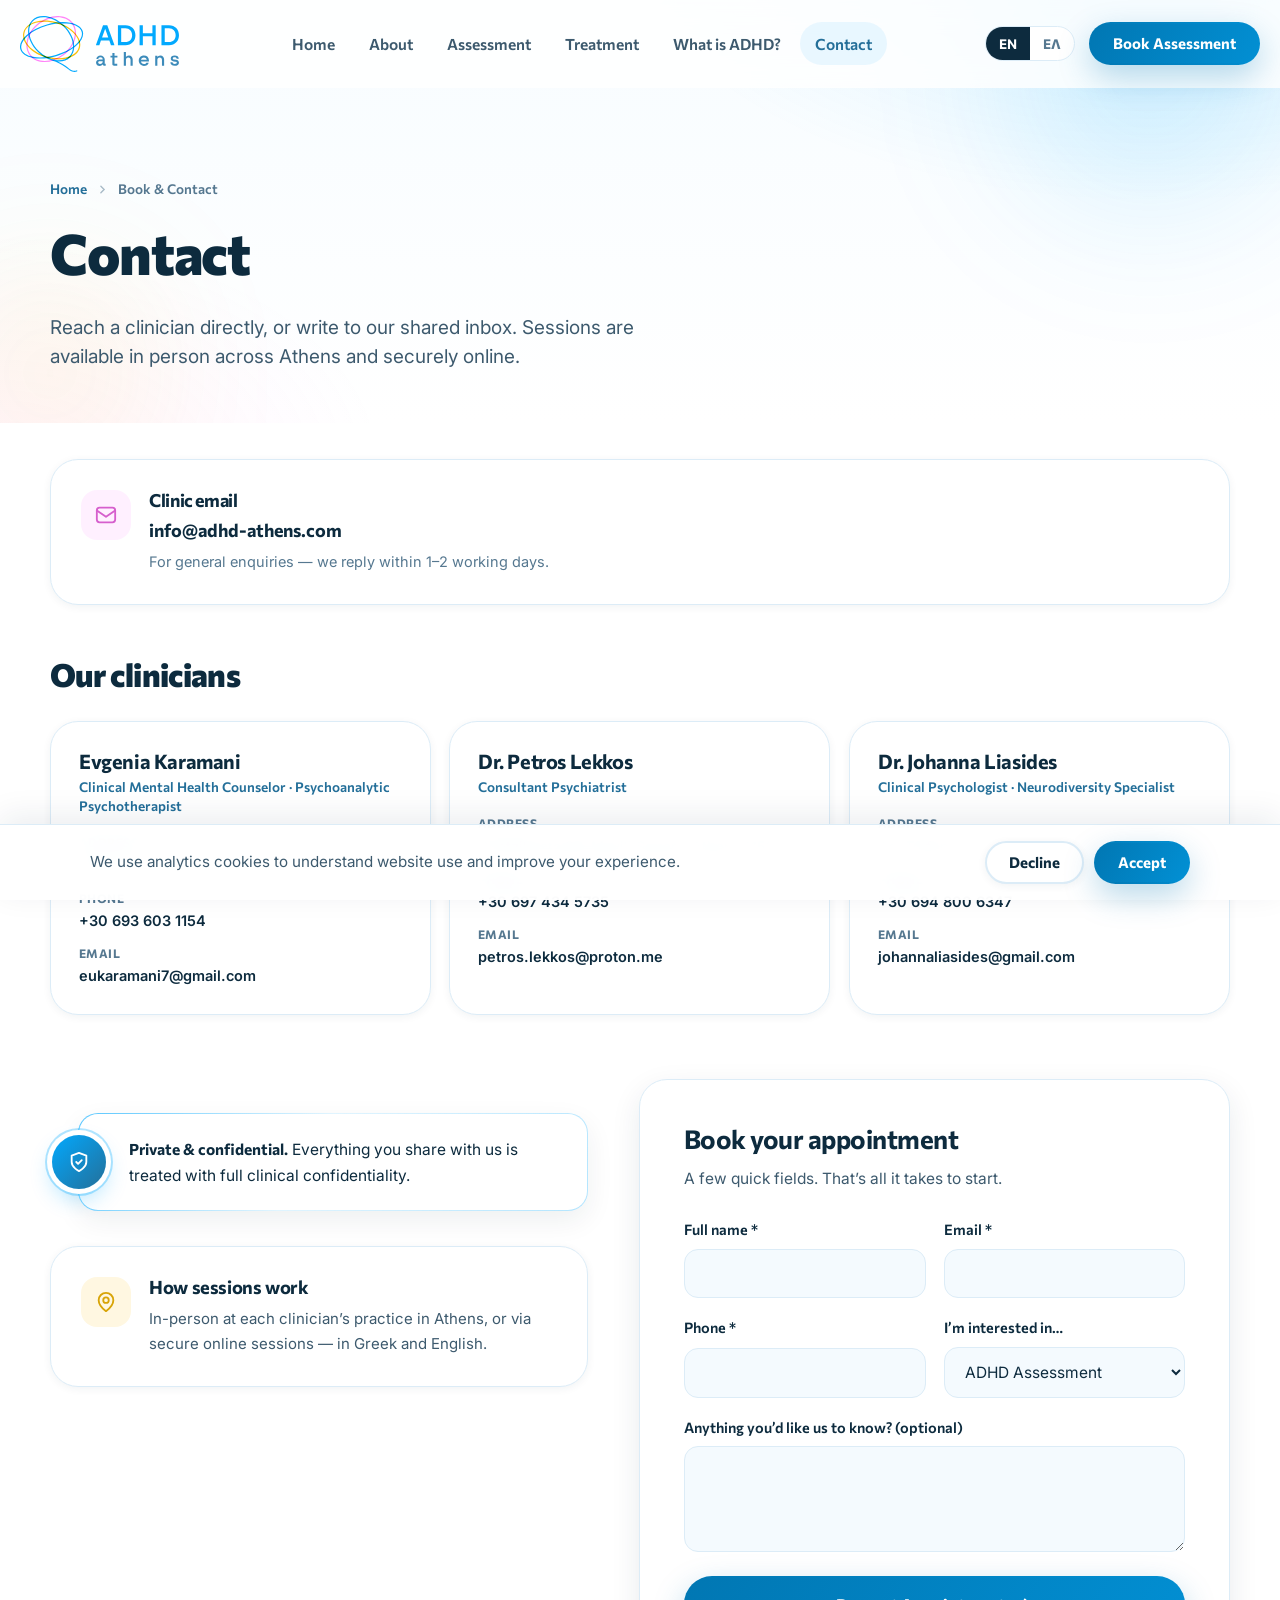
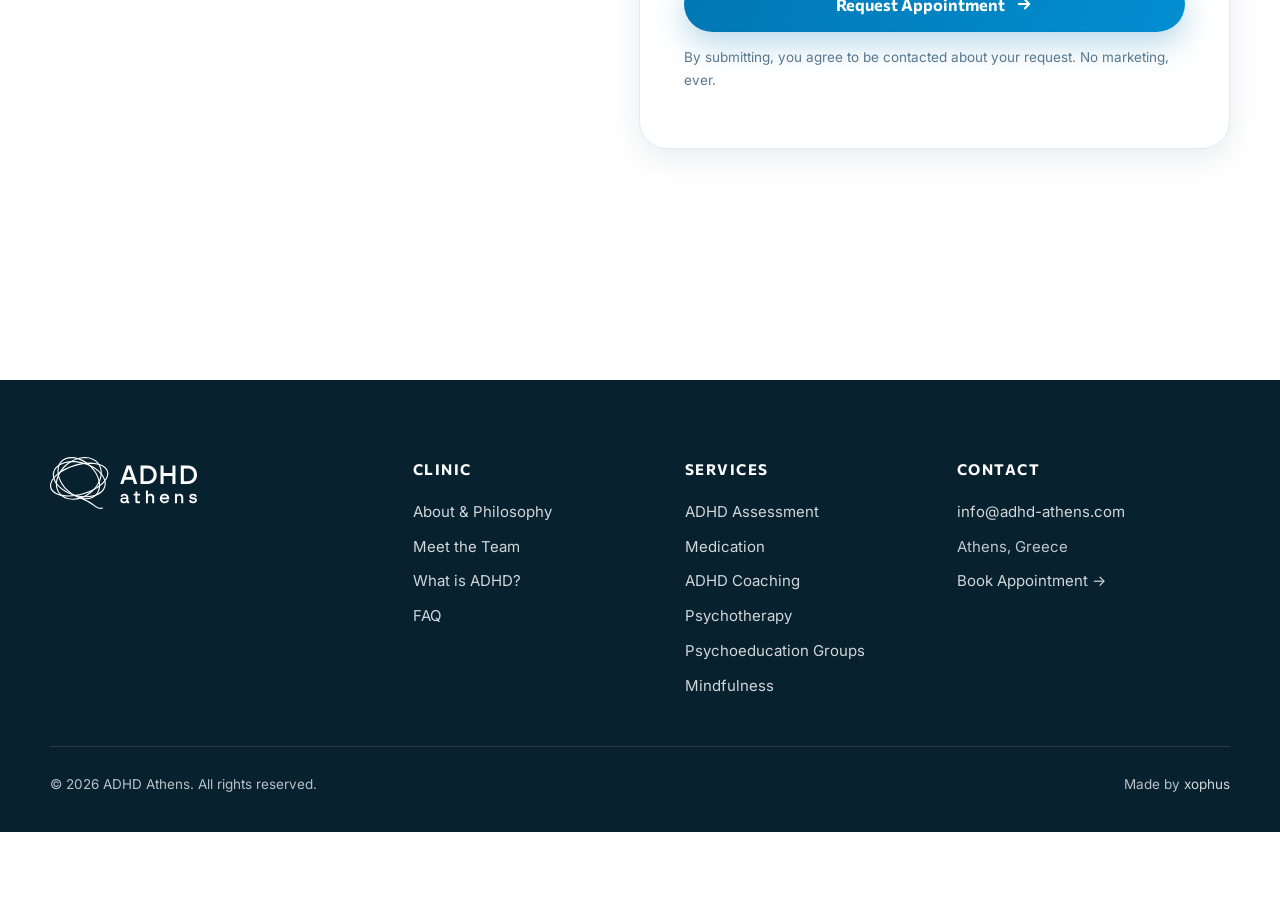
<file: contact.html>
<!DOCTYPE html>
<html lang="en" data-lang="en">
<head>
<meta charset="UTF-8">
<!-- Google tag (gtag.js) -->
<script async src="https://www.googletagmanager.com/gtag/js?id=G-E83L2EC275"></script>
<script>
  window.dataLayer = window.dataLayer || [];
  function gtag(){dataLayer.push(arguments);}
  gtag('consent', 'default', {
    analytics_storage: 'denied',
    ad_storage: 'denied',
    ad_user_data: 'denied',
    ad_personalization: 'denied',
    wait_for_update: 500
  });
  gtag('js', new Date());
  gtag('config', 'G-E83L2EC275');
</script>
<meta name="viewport" content="width=device-width, initial-scale=1.0">
<title>Book Appointment | ADHD Athens</title>
<meta name="description" content="Book an ADHD assessment with ADHD Athens — in person in Athens or online, Greek and English.">
<meta name="robots" content="index, follow, max-image-preview:large">
<meta name="author" content="ADHD Athens">
<meta name="theme-color" content="#02a9fe">
<link rel="canonical" href="https://adhd-athens.com/contact.html">
<meta property="og:site_name" content="ADHD Athens">
<meta property="og:type" content="website">
<meta property="og:locale" content="en_GB">
<meta property="og:locale:alternate" content="el_GR">
<meta property="og:url" content="https://adhd-athens.com/contact.html">
<meta property="og:title" content="Book Appointment | ADHD Athens">
<meta property="og:description" content="Book an ADHD assessment in Athens or online, in Greek and English.">
<meta property="og:image" content="https://adhd-athens.com/assets/og-image.png">
<meta property="og:image:width" content="1200">
<meta property="og:image:height" content="630">
<meta property="og:image:alt" content="ADHD Athens — Adult ADHD assessment and treatment">
<meta name="twitter:card" content="summary_large_image">
<meta name="twitter:title" content="Book Appointment | ADHD Athens">
<meta name="twitter:description" content="Book an ADHD assessment in Athens or online, in Greek and English.">
<meta name="twitter:image" content="https://adhd-athens.com/assets/og-image.png">
<link rel="preconnect" href="https://fonts.googleapis.com">
<link rel="preconnect" href="https://fonts.gstatic.com" crossorigin>
<link href="https://fonts.googleapis.com/css2?family=Commissioner:wght@400;500;600;700;800&family=Inter:wght@400;500;600;700&display=swap" rel="stylesheet">
<link rel="stylesheet" href="css/styles.css?v=7">
<link rel="icon" type="image/svg+xml" href="assets/favicon.svg">
<script type="application/ld+json">
{
  "@context": "https://schema.org",
  "@graph": [
    {
      "@type": "MedicalClinic",
      "@id": "https://adhd-athens.com/#clinic",
      "name": "ADHD Athens",
      "url": "https://adhd-athens.com/",
      "logo": "https://adhd-athens.com/assets/logo/ADHD_Athens_Logo.svg",
      "email": "info@adhd-athens.com",
      "address": {
        "@type": "PostalAddress",
        "addressLocality": "Athens",
        "addressCountry": "GR"
      },
      "areaServed": { "@type": "City", "name": "Athens" },
      "availableLanguage": ["English", "Greek"],
      "contactPoint": {
        "@type": "ContactPoint",
        "email": "info@adhd-athens.com",
        "contactType": "customer service",
        "availableLanguage": ["English", "Greek"]
      }
    },
    {
      "@type": "ContactPage",
      "@id": "https://adhd-athens.com/contact.html#webpage",
      "url": "https://adhd-athens.com/contact.html",
      "name": "Book Appointment | ADHD Athens",
      "description": "Book an ADHD assessment with ADHD Athens — in person in Athens or online, Greek and English.",
      "isPartOf": { "@id": "https://adhd-athens.com/#website" },
      "about": { "@id": "https://adhd-athens.com/#clinic" },
      "inLanguage": ["en", "el"]
    },
    {
      "@type": "Person",
      "name": "Evgenia Karamani",
      "jobTitle": "Clinical Mental Health Counselor · Psychoanalytic Psychotherapist",
      "telephone": "+30-693-603-1154",
      "email": "eukaramani7@gmail.com",
      "address": {
        "@type": "PostalAddress",
        "streetAddress": "Psaron 9, Peristeri",
        "addressLocality": "Athens",
        "postalCode": "12132",
        "addressCountry": "GR"
      },
      "worksFor": { "@id": "https://adhd-athens.com/#clinic" }
    },
    {
      "@type": "Person",
      "name": "Dr. Petros Lekkos",
      "jobTitle": "Consultant Psychiatrist",
      "telephone": "+30-697-434-5735",
      "email": "petros.lekkos@proton.me",
      "address": {
        "@type": "PostalAddress",
        "streetAddress": "Chatzikosta 8B, Mavili Square",
        "addressLocality": "Athens",
        "postalCode": "11521",
        "addressCountry": "GR"
      },
      "worksFor": { "@id": "https://adhd-athens.com/#clinic" }
    },
    {
      "@type": "Person",
      "name": "Dr. Johanna Liasides",
      "jobTitle": "Clinical Psychologist · Neurodiversity Specialist",
      "telephone": "+30-694-800-6347",
      "email": "johannaliasides@gmail.com",
      "address": {
        "@type": "PostalAddress",
        "streetAddress": "Ag. Tryfonos 12",
        "addressLocality": "Kifissia",
        "postalCode": "14562",
        "addressCountry": "GR"
      },
      "worksFor": { "@id": "https://adhd-athens.com/#clinic" }
    }
  ]
}
</script>
</head>
<body>

<a class="skip-link en" href="#main">Skip to content</a>
<a class="skip-link el" href="#main">Μετάβαση στο περιεχόμενο</a>
<div class="scroll-progress" aria-hidden="true"></div>

<header class="site-header">
  <div class="header-inner">
    <a class="logo" href="index.html" aria-label="ADHD Athens - Home">
      <img src="assets/logo/ADHD_Athens_Logo.svg" alt="">
    </a>
    <nav class="main-nav" id="primary-nav" aria-label="Main navigation">
      <ul>
        <li><a href="index.html"><span class="en">Home</span><span class="el">Αρχική</span></a></li>
        <li><a href="about.html"><span class="en">About</span><span class="el">Σχετικά</span></a></li>
        <li><a href="assessment.html"><span class="en">Assessment</span><span class="el">Αξιολόγηση</span></a></li>
        <li><a href="services.html"><span class="en">Treatment</span><span class="el">Θεραπεία</span></a></li>
        <li><a href="adhd.html"><span class="en">What is ADHD?</span><span class="el">Τι είναι η ΔΕΠΥ;</span></a></li>
        <li><a href="contact.html" aria-current="page"><span class="en">Contact</span><span class="el">Επικοινωνία</span></a></li>
      </ul>
    </nav>
    <div class="header-actions">
      <div class="lang-toggle" role="group" aria-label="Language">
        <button type="button" data-lang="en" aria-pressed="true">EN</button>
        <button type="button" data-lang="el" aria-pressed="false">ΕΛ</button>
      </div>
      <a class="btn btn-primary btn-s" href="contact.html"><span class="en">Book Assessment</span><span class="el">Κλείστε Ραντεβού</span></a>
      <button class="nav-burger" type="button" aria-expanded="false" aria-controls="primary-nav" aria-label="Menu"><span></span><span></span><span></span></button>
    </div>
  </div>
</header>

<main id="main">

<section class="page-hero">
  <div class="blob blob-blue blob-drift-1" style="width:440px;height:440px;top:-150px;right:-90px;"></div>
  <div class="blob blob-yellow blob-drift-2" style="width:340px;height:340px;bottom:-120px;left:-120px;"></div>
  <div class="container">
    <nav class="breadcrumbs reveal" aria-label="Breadcrumb">
      <a href="index.html"><span class="en">Home</span><span class="el">Αρχική</span></a>
      <svg width="13" height="13" viewBox="0 0 24 24" fill="none" stroke="currentColor" stroke-width="2.5" stroke-linecap="round" aria-hidden="true"><path d="m9 18 6-6-6-6"/></svg>
      <span class="en">Book &amp; Contact</span><span class="el">Ραντεβού &amp; Επικοινωνία</span>
    </nav>
    <h1 class="reveal" style="--d:.06s">
      <span class="en">Contact</span>
      <span class="el">Επικοινωνία</span>
    </h1>
    <p class="page-hero-lede reveal" style="--d:.1s">
      <span class="en">Reach a clinician directly, or write to our shared inbox. Sessions are available in person across Athens and securely online.</span>
      <span class="el">Επικοινωνήστε απευθείας με έναν/μία κλινικό/ή, ή γράψτε στο κοινό μας email. Οι συνεδρίες προσφέρονται δια ζώσης στην Αθήνα και με ασφάλεια online.</span>
    </p>
  </div>
</section>

<section class="section" style="padding-top:0">
  <div class="container">

    <div class="contact-shared reveal">
      <span class="ic" style="background:var(--pink-ghost);color:#d65fcd" aria-hidden="true">
        <svg width="22" height="22" viewBox="0 0 24 24" fill="none" stroke="currentColor" stroke-width="2" stroke-linecap="round" stroke-linejoin="round"><rect x="2" y="4" width="20" height="16" rx="3"/><path d="m2 7 10 7L22 7"/></svg>
      </span>
      <div>
        <h2><span class="en">Clinic email</span><span class="el">Email κέντρου</span></h2>
        <p>
          <a href="mailto:info@adhd-athens.com">info@adhd-athens.com</a>
          <span class="contact-shared-note">
            <span class="en">For general enquiries — we reply within 1–2 working days.</span>
            <span class="el">Για γενικά αιτήματα — απαντάμε εντός 1–2 εργάσιμων ημερών.</span>
          </span>
        </p>
      </div>
    </div>

    <div class="section-head reveal" style="--d:.06s;margin-bottom:28px">
      <h2 class="section-title" style="font-size:clamp(24px,3vw,32px)">
        <span class="en">Our clinicians</span>
        <span class="el">Οι κλινικοί μας</span>
      </h2>
    </div>

    <div class="people-contact-grid">
      <article class="person-contact reveal" style="--d:.05s">
        <header>
          <h3><span class="en">Evgenia Karamani</span><span class="el">Ευγενία Καραμάνη</span></h3>
          <p class="person-role">
            <span class="en">Clinical Mental Health Counselor · Psychoanalytic Psychotherapist</span>
            <span class="el">Κλινική Σύμβουλος Ψυχικής Υγείας · Ψυχαναλυτική Ψυχοθεραπεύτρια</span>
          </p>
        </header>
        <ul class="person-details">
          <li>
            <span class="pd-label"><span class="en">Address</span><span class="el">Διεύθυνση</span></span>
            <span class="en">Psaron 9, Peristeri, Athens 12132</span>
            <span class="el">Ψαρών 9, Περιστέρι, Αθήνα 12132</span>
          </li>
          <li>
            <span class="pd-label"><span class="en">Phone</span><span class="el">Τηλέφωνο</span></span>
            <a href="tel:+306936031154">+30 693 603 1154</a>
          </li>
          <li>
            <span class="pd-label">Email</span>
            <a href="mailto:eukaramani7@gmail.com">eukaramani7@gmail.com</a>
          </li>
        </ul>
      </article>

      <article class="person-contact reveal" style="--d:.12s">
        <header>
          <h3><span class="en">Dr. Petros Lekkos</span><span class="el">Δρ. Πέτρος Λέκκος</span></h3>
          <p class="person-role">
            <span class="en">Consultant Psychiatrist</span>
            <span class="el">Ψυχίατρος Ενηλίκων</span>
          </p>
        </header>
        <ul class="person-details">
          <li>
            <span class="pd-label"><span class="en">Address</span><span class="el">Διεύθυνση</span></span>
            <span class="en">Chatzikosta 8B, Mavili Square, Athens 11521</span>
            <span class="el">Χατζηκώστα 8Β, Πλατεία Μαβίλη, Αθήνα 11521</span>
          </li>
          <li>
            <span class="pd-label"><span class="en">Phone</span><span class="el">Τηλέφωνο</span></span>
            <a href="tel:+306974345735">+30 697 434 5735</a>
          </li>
          <li>
            <span class="pd-label">Email</span>
            <a href="mailto:petros.lekkos@proton.me">petros.lekkos@proton.me</a>
          </li>
        </ul>
      </article>

      <article class="person-contact reveal" style="--d:.19s">
        <header>
          <h3><span class="en">Dr. Johanna Liasides</span><span class="el">Δρ. Johanna Liasides</span></h3>
          <p class="person-role">
            <span class="en">Clinical Psychologist · Neurodiversity Specialist</span>
            <span class="el">Κλινική Ψυχολόγος · Ειδική στη Νευροδιαφορετικότητα</span>
          </p>
        </header>
        <ul class="person-details">
          <li>
            <span class="pd-label"><span class="en">Address</span><span class="el">Διεύθυνση</span></span>
            <span class="en">Ag. Tryfonos 12, Kifissia 14562</span>
            <span class="el">Αγ. Τρύφωνος 12, Κηφισιά 14562</span>
          </li>
          <li>
            <span class="pd-label"><span class="en">Phone</span><span class="el">Τηλέφωνο</span></span>
            <a href="tel:+306948006347">+30 694 800 6347</a>
          </li>
          <li>
            <span class="pd-label">Email</span>
            <a href="mailto:johannaliasides@gmail.com">johannaliasides@gmail.com</a>
          </li>
        </ul>
      </article>
    </div>

    <div class="contact-grid" style="margin-top:clamp(40px,5vw,64px)">
      <div>
        <div class="highlight-box reveal">
          <span class="hb-icon"><svg width="22" height="22" viewBox="0 0 24 24" fill="none" stroke="currentColor" stroke-width="2" stroke-linecap="round" stroke-linejoin="round" aria-hidden="true"><path d="M12 22s8-4 8-10V5l-8-3-8 3v7c0 6 8 10 8 10z"/><path d="m9 12 2 2 4-4"/></svg></span>
          <p>
            <strong><span class="en">Private &amp; confidential.</span><span class="el">Ιδιωτικό &amp; εμπιστευτικό.</span></strong>
            <span class="en"> Everything you share with us is treated with full clinical confidentiality.</span>
            <span class="el"> Ό,τι μοιράζεστε μαζί μας αντιμετωπίζεται με πλήρη ιατρική εχεμύθεια.</span>
          </p>
        </div>
        <div class="contact-card reveal" style="--d:.08s">
          <span class="ic" style="background:var(--yellow-ghost);color:#d8a407" aria-hidden="true">
            <svg width="22" height="22" viewBox="0 0 24 24" fill="none" stroke="currentColor" stroke-width="2" stroke-linecap="round" stroke-linejoin="round"><path d="M20 10c0 6-8 12-8 12s-8-6-8-12a8 8 0 0 1 16 0z"/><circle cx="12" cy="10" r="3"/></svg>
          </span>
          <div>
            <h2 style="font-size:1.15rem"><span class="en">How sessions work</span><span class="el">Πώς γίνονται οι συνεδρίες</span></h2>
            <p>
              <span class="en">In-person at each clinician’s practice in Athens, or via secure online sessions — in Greek and English.</span>
              <span class="el">Δια ζώσης στο ιατρείο κάθε κλινικού στην Αθήνα, ή με ασφαλείς online συνεδρίες — στα ελληνικά και τα αγγλικά.</span>
            </p>
          </div>
        </div>
      </div>

      <div class="form-card reveal" style="--d:.1s">
        <h2 style="font-size:26px"><span class="en">Book your appointment</span><span class="el">Κλείστε το ραντεβού σας</span></h2>
        <p style="color:var(--ink-soft);font-size:15.5px;margin-bottom:26px">
          <span class="en">A few quick fields. That’s all it takes to start.</span>
          <span class="el">Λίγα γρήγορα πεδία. Μόνο αυτό χρειάζεται για να ξεκινήσετε.</span>
        </p>
        <form id="booking-form" action="https://formspree.io/f/mqerjvgn" method="POST">
          <input type="hidden" name="_subject" value="ADHD Athens — appointment request">
          <input type="text" name="_gotcha" class="form-honeypot" tabindex="-1" autocomplete="off">
          <div class="form-grid">
            <div class="form-field">
              <label for="f-name"><span class="en">Full name <span aria-hidden="true">*</span></span><span class="el">Ονοματεπώνυμο <span aria-hidden="true">*</span></span></label>
              <input id="f-name" name="name" type="text" autocomplete="name" required aria-required="true">
            </div>
            <div class="form-field">
              <label for="f-email"><span class="en">Email <span aria-hidden="true">*</span></span><span class="el">Email <span aria-hidden="true">*</span></span></label>
              <input id="f-email" name="email" type="email" autocomplete="email" inputmode="email" required aria-required="true">
            </div>
            <div class="form-field">
              <label for="f-phone"><span class="en">Phone <span aria-hidden="true">*</span></span><span class="el">Τηλέφωνο <span aria-hidden="true">*</span></span></label>
              <input id="f-phone" name="phone" type="tel" autocomplete="tel" inputmode="tel" required aria-required="true">
            </div>
            <div class="form-field">
              <label for="f-service"><span class="en">I’m interested in…</span><span class="el">Ενδιαφέρομαι για…</span></label>
              <select id="f-service" name="service">
                <option value="assessment" data-en="ADHD Assessment" data-el="Αξιολόγηση ΔΕΠΥ">ADHD Assessment</option>
                <option value="medication" data-en="Medication consultation" data-el="Συμβουλευτική για φαρμακευτική αγωγή">Medication consultation</option>
                <option value="coaching" data-en="ADHD Coaching" data-el="ADHD Coaching">ADHD Coaching</option>
                <option value="psychotherapy" data-en="Psychotherapy" data-el="Ψυχοθεραπεία">Psychotherapy</option>
                <option value="groups" data-en="Psychoeducation groups" data-el="Ομάδες ψυχοεκπαίδευσης">Psychoeducation groups</option>
                <option value="mindfulness" data-en="Mindfulness" data-el="Mindfulness">Mindfulness</option>
                <option value="other" data-en="Not sure yet - guide me" data-el="Δεν είμαι σίγουρος/η - καθοδηγήστε με">Not sure yet - guide me</option>
              </select>
            </div>
            <div class="form-field full">
              <label for="f-message"><span class="en">Anything you’d like us to know? (optional)</span><span class="el">Κάτι που θα θέλατε να γνωρίζουμε; (προαιρετικό)</span></label>
              <textarea id="f-message" name="message" rows="4"></textarea>
            </div>
          </div>
          <div style="margin-top:24px">
            <button class="btn btn-primary" type="submit" style="width:100%" id="booking-submit">
              <span class="en">Request Appointment</span><span class="el">Αίτημα Ραντεβού</span>
              <svg width="18" height="18" viewBox="0 0 24 24" fill="none" stroke="currentColor" stroke-width="2.5" stroke-linecap="round" stroke-linejoin="round" aria-hidden="true"><path d="M5 12h14M13 6l6 6-6 6"/></svg>
            </button>
          </div>
          <p class="form-status" id="booking-status" role="status" aria-live="polite" hidden></p>
          <p class="form-note">
            <span class="en">By submitting, you agree to be contacted about your request. No marketing, ever.</span>
            <span class="el">Με την υποβολή, συμφωνείτε να επικοινωνήσουμε μαζί σας για το αίτημά σας. Ποτέ διαφημιστικά μηνύματα.</span>
          </p>
        </form>
      </div>
    </div>
  </div>
</section>

</main>

<footer class="site-footer">
  <div class="container">
    <div class="footer-grid">
      <div>
        <a class="logo" href="index.html" aria-label="ADHD Athens - Home"><img src="assets/logo/ADHD_Athens_Logo_White.svg" alt=""></a>
      </div>
      <div>
        <p class="footer-heading"><span class="en">Clinic</span><span class="el">Το Κέντρο</span></p>
        <ul>
          <li><a href="about.html"><span class="en">About &amp; Philosophy</span><span class="el">Σχετικά &amp; Φιλοσοφία</span></a></li>
          <li><a href="about.html#team"><span class="en">Meet the Team</span><span class="el">Η Ομάδα</span></a></li>
          <li><a href="adhd.html"><span class="en">What is ADHD?</span><span class="el">Τι είναι η ΔΕΠΥ;</span></a></li>
          <li><a href="adhd.html#faq"><span class="en">FAQ</span><span class="el">Συχνές Ερωτήσεις</span></a></li>
        </ul>
      </div>
      <div>
        <p class="footer-heading"><span class="en">Services</span><span class="el">Υπηρεσίες</span></p>
        <ul>
          <li><a href="assessment.html"><span class="en">ADHD Assessment</span><span class="el">Αξιολόγηση ΔΕΠΥ</span></a></li>
          <li><a href="services.html#medication"><span class="en">Medication</span><span class="el">Φαρμακευτική Αγωγή</span></a></li>
          <li><a href="services.html#coaching">ADHD Coaching</a></li>
          <li><a href="services.html#psychotherapy"><span class="en">Psychotherapy</span><span class="el">Ψυχοθεραπεία</span></a></li>
          <li><a href="services.html#groups"><span class="en">Psychoeducation Groups</span><span class="el">Ομάδες Ψυχοεκπαίδευσης</span></a></li>
          <li><a href="services.html#mindfulness">Mindfulness</a></li>
        </ul>
      </div>
      <div>
        <p class="footer-heading"><span class="en">Contact</span><span class="el">Επικοινωνία</span></p>
        <ul>
          <li><a href="mailto:info@adhd-athens.com">info@adhd-athens.com</a></li>
          <li><span class="en">Athens, Greece</span><span class="el">Αθήνα</span></li>
          <li><a href="contact.html"><span class="en">Book Appointment →</span><span class="el">Κλείστε Ραντεβού →</span></a></li>
        </ul>
      </div>
    </div>
    <div class="footer-bottom">
      <span>© <span data-year>2026</span> ADHD Athens. <span class="en">All rights reserved.</span><span class="el">Με επιφύλαξη παντός δικαιώματος.</span></span>
      <span>Made by <a href="https://xophus.com/" target="_blank" rel="noopener" aria-label="xophus (opens in a new tab)">xophus</a></span>
    </div>
  </div>
</footer>

<script src="js/main.js?v=2"></script>
<script src="js/cookie-consent.js?v=2"></script>
</body>
</html>
</file>
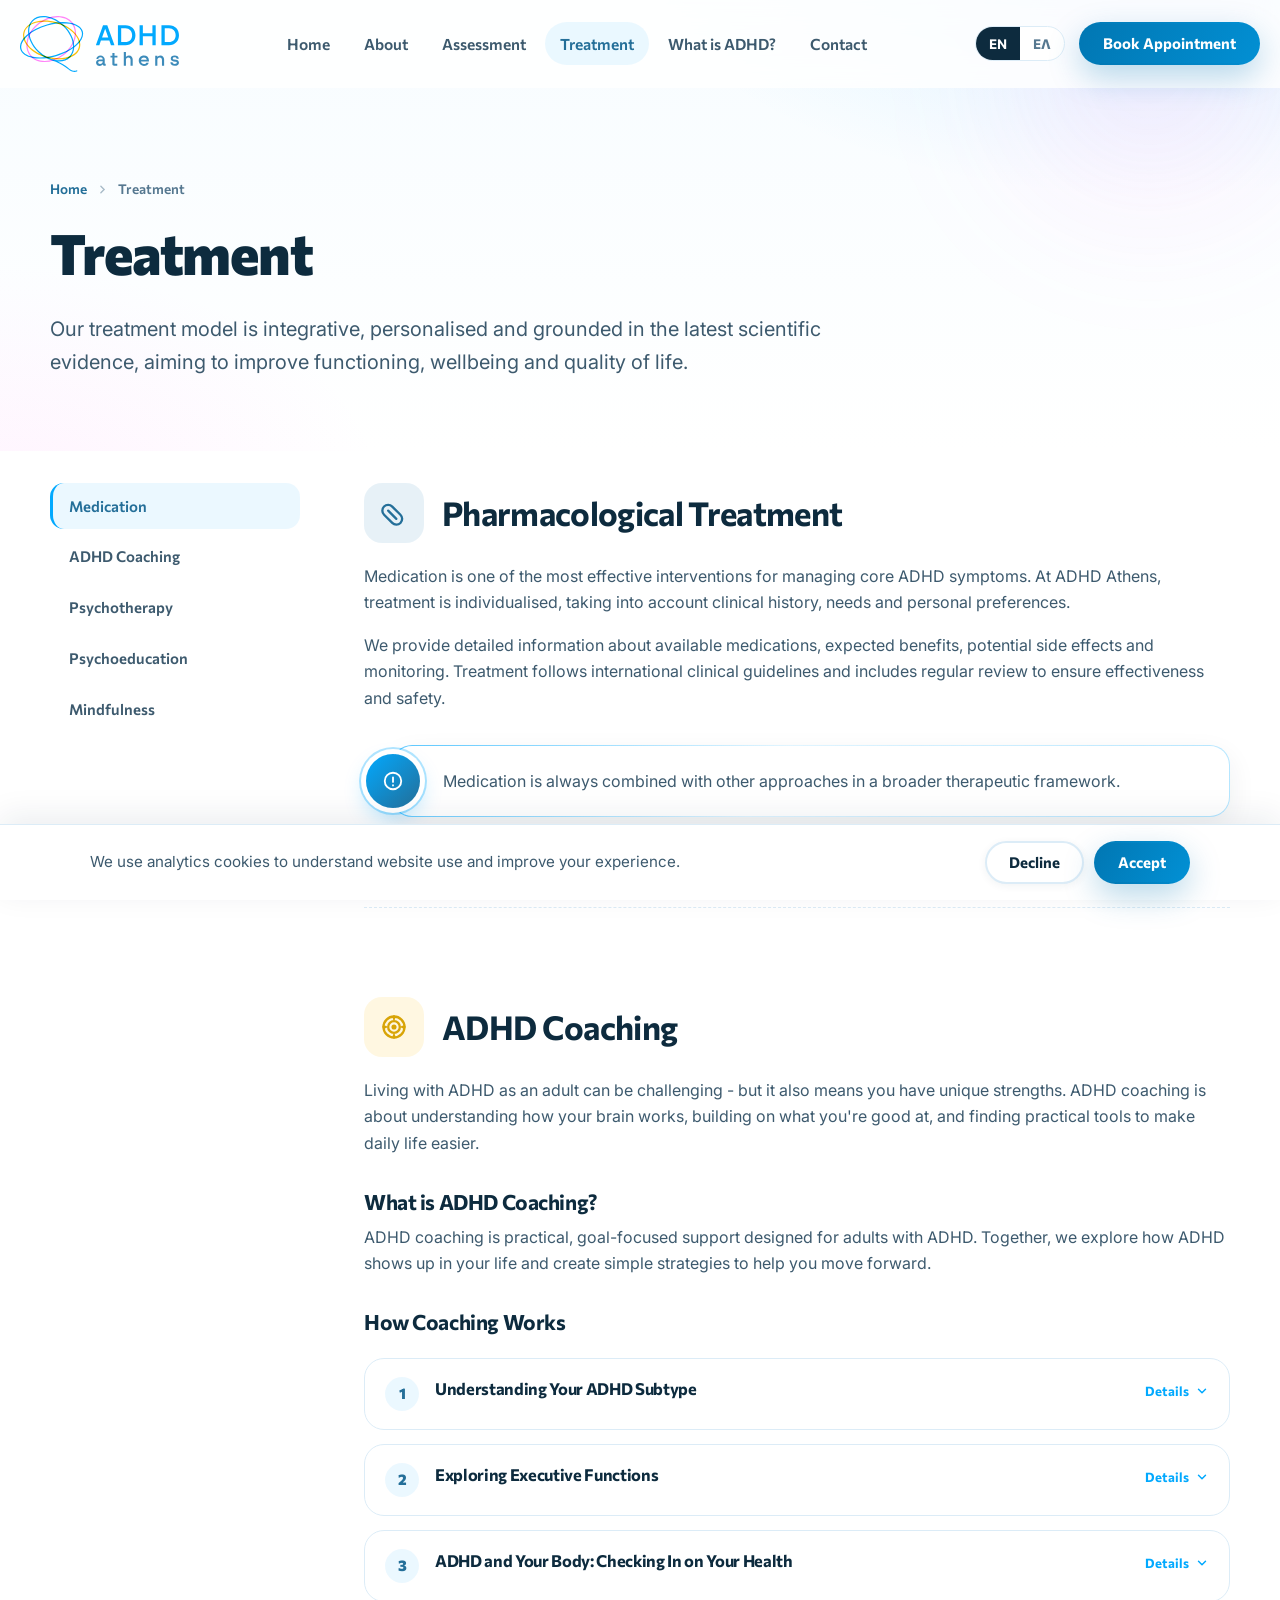
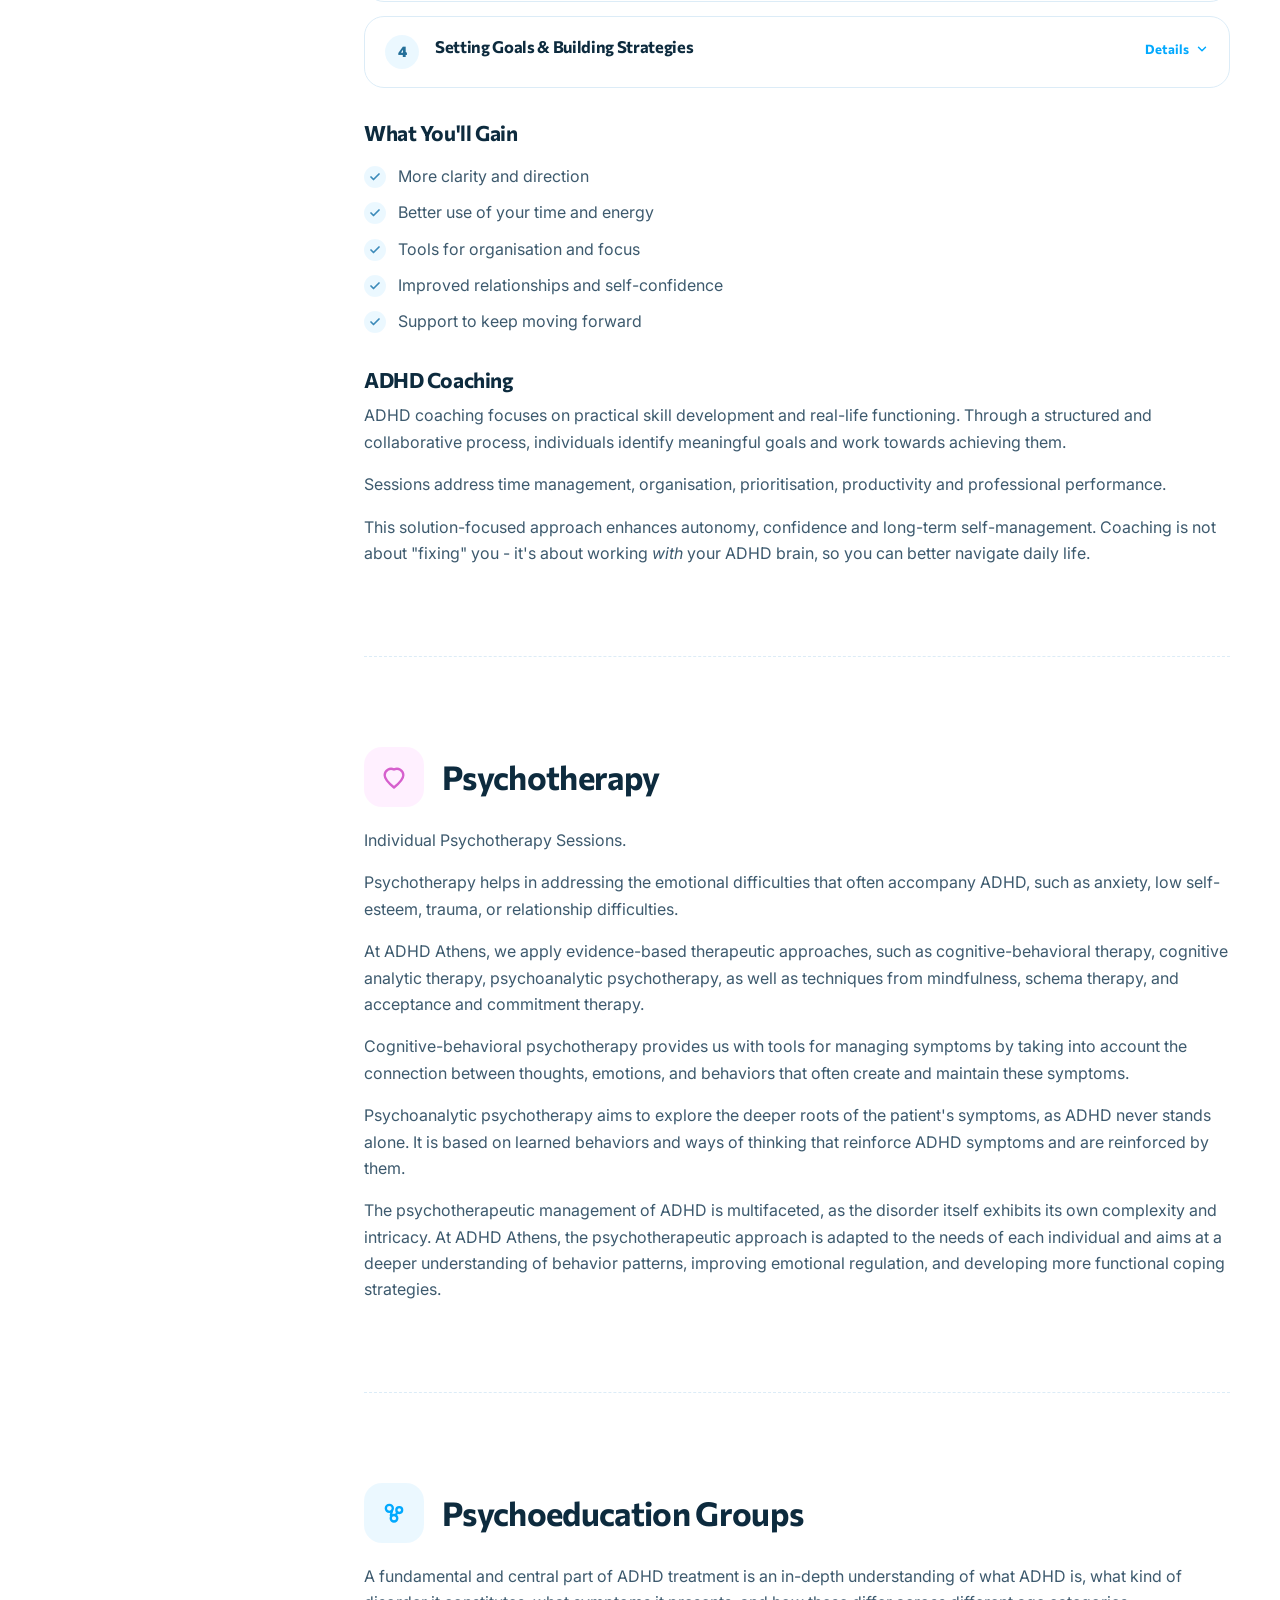
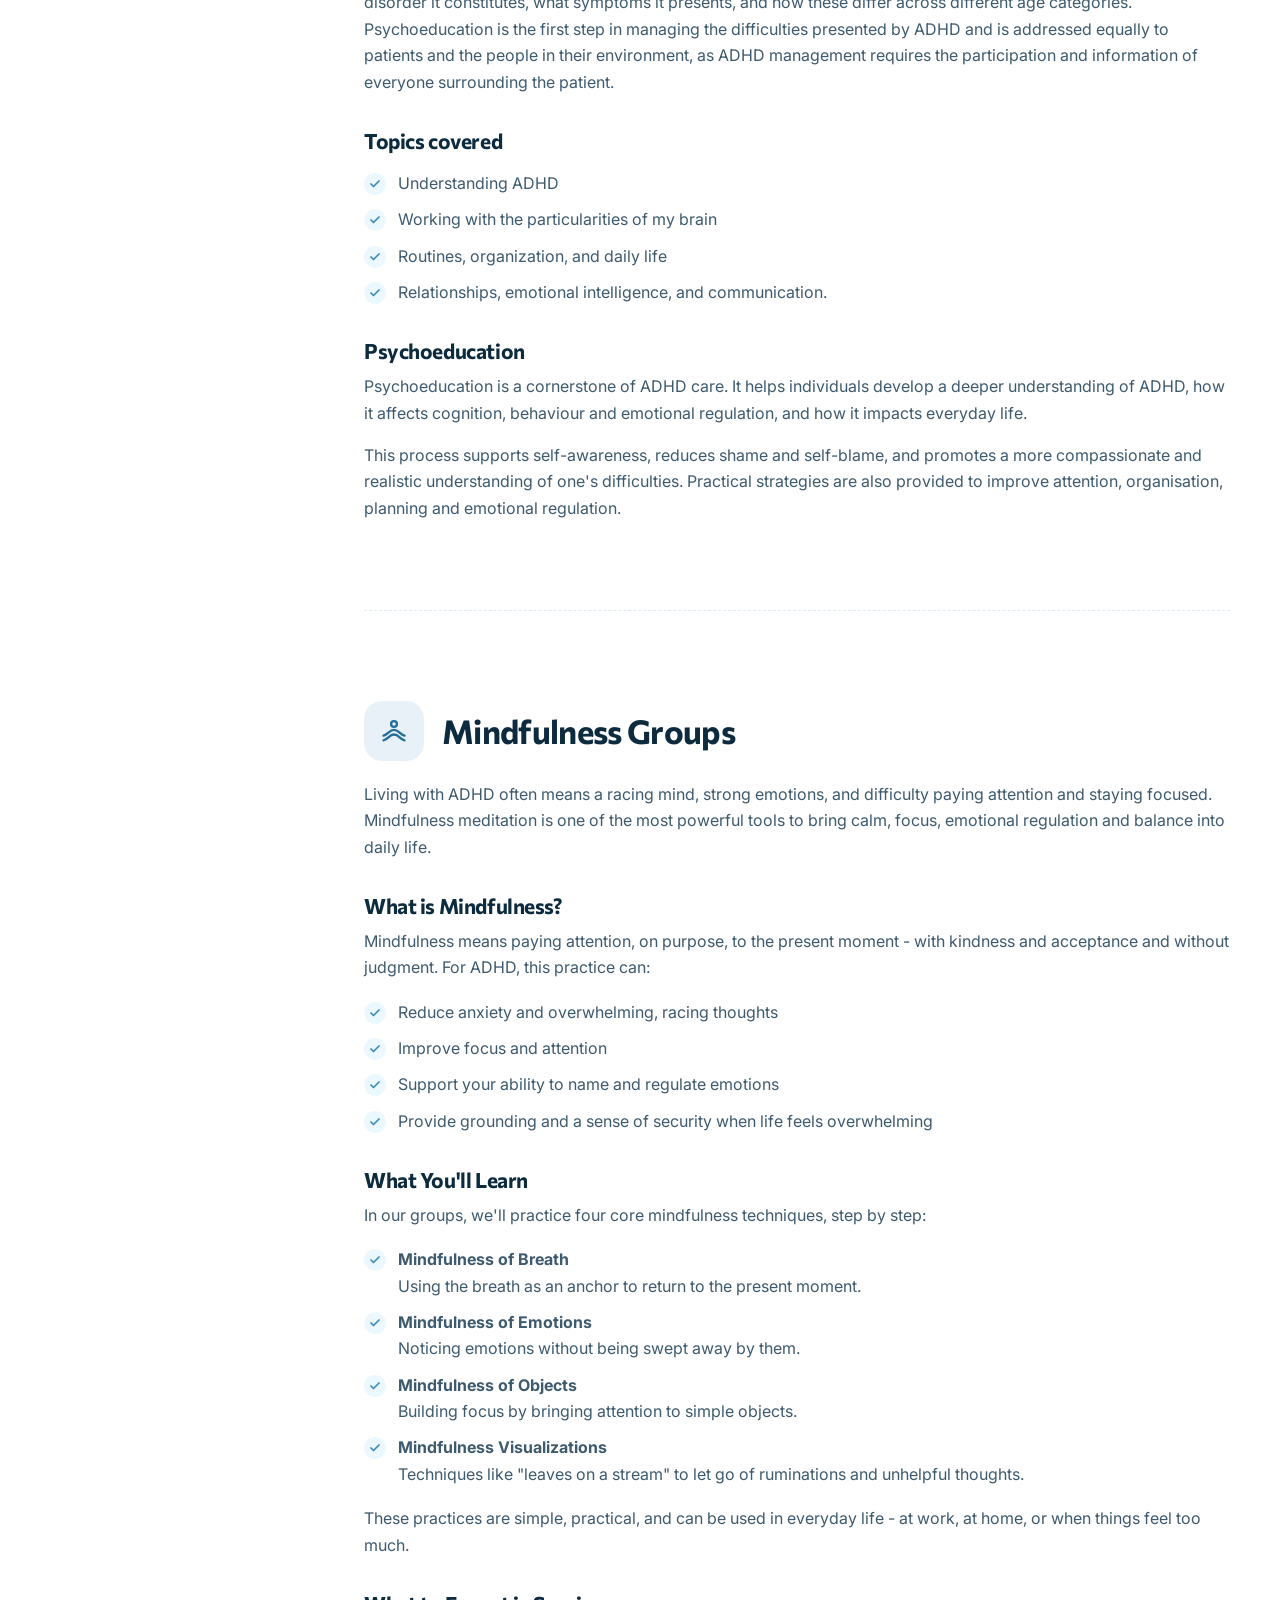
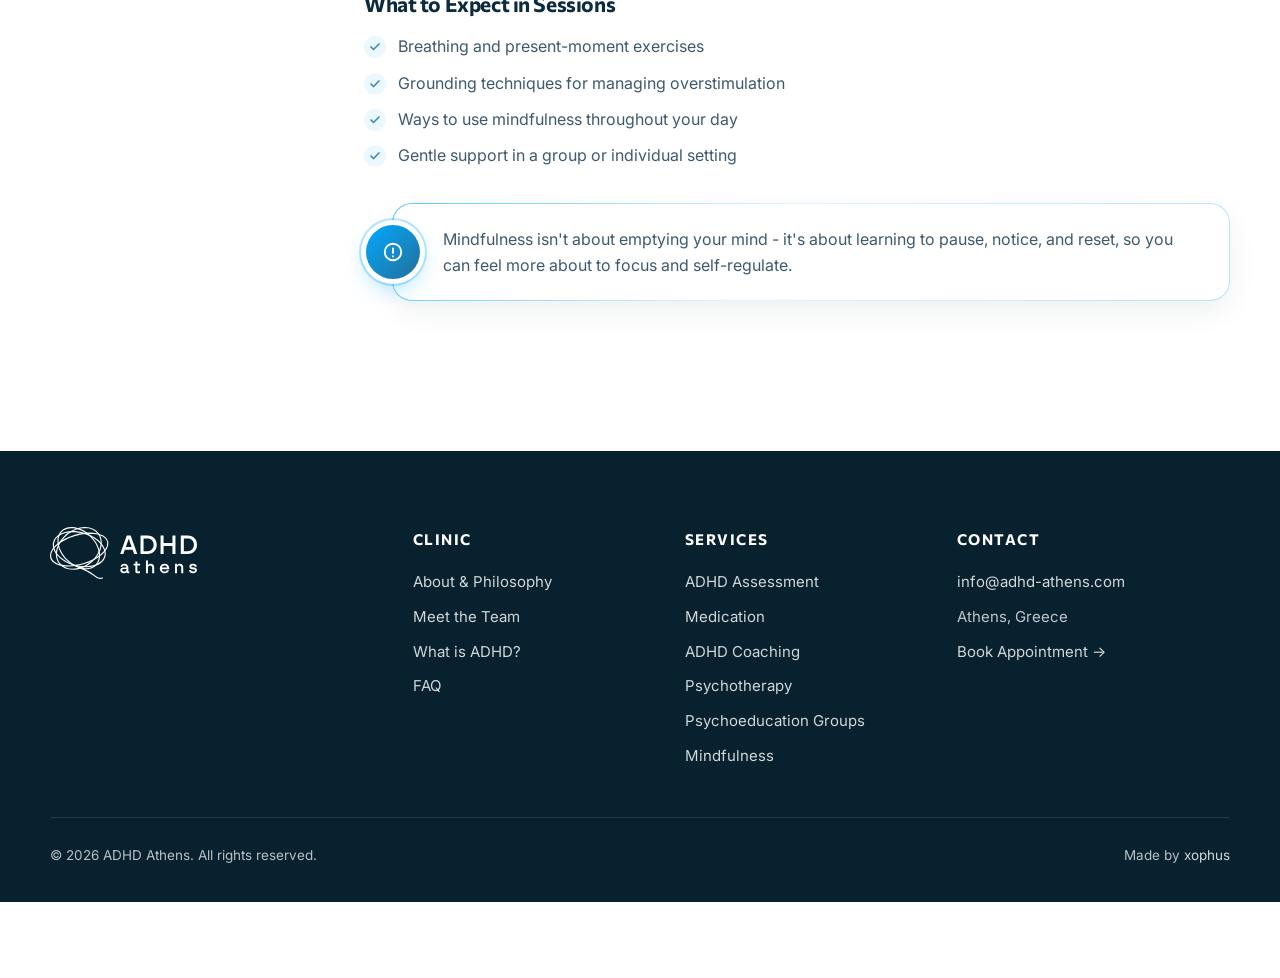
<file: services.html>
<!DOCTYPE html>
<html lang="en" data-lang="en">
<head>
<meta charset="UTF-8">
<!-- Google tag (gtag.js) -->
<script async src="https://www.googletagmanager.com/gtag/js?id=G-E83L2EC275"></script>
<script>
  window.dataLayer = window.dataLayer || [];
  function gtag(){dataLayer.push(arguments);}
  gtag('consent', 'default', {
    analytics_storage: 'denied',
    ad_storage: 'denied',
    ad_user_data: 'denied',
    ad_personalization: 'denied',
    wait_for_update: 500
  });
  gtag('js', new Date());
  gtag('config', 'G-E83L2EC275');
</script>
<meta name="viewport" content="width=device-width, initial-scale=1.0">
<title>ADHD Treatment | ADHD Athens</title>
<meta name="description" content="Personalised ADHD treatment: medication, coaching, psychotherapy, groups and mindfulness.">
<meta name="robots" content="index, follow, max-image-preview:large">
<meta name="author" content="ADHD Athens">
<meta name="theme-color" content="#02a9fe">
<link rel="canonical" href="https://adhd-athens.com/services.html">
<meta property="og:site_name" content="ADHD Athens">
<meta property="og:type" content="website">
<meta property="og:locale" content="en_GB">
<meta property="og:locale:alternate" content="el_GR">
<meta property="og:url" content="https://adhd-athens.com/services.html">
<meta property="og:title" content="ADHD Treatment | ADHD Athens">
<meta property="og:description" content="Personalised ADHD care: medication, coaching, psychotherapy, groups and mindfulness.">
<meta property="og:image" content="https://adhd-athens.com/assets/og-image.png">
<meta property="og:image:width" content="1200">
<meta property="og:image:height" content="630">
<meta property="og:image:alt" content="ADHD Athens — Adult ADHD assessment and treatment">
<meta name="twitter:card" content="summary_large_image">
<meta name="twitter:title" content="ADHD Treatment | ADHD Athens">
<meta name="twitter:description" content="Personalised ADHD care: medication, coaching, psychotherapy, groups and mindfulness.">
<meta name="twitter:image" content="https://adhd-athens.com/assets/og-image.png">
<link rel="preconnect" href="https://fonts.googleapis.com">
<link rel="preconnect" href="https://fonts.gstatic.com" crossorigin>
<link href="https://fonts.googleapis.com/css2?family=Commissioner:wght@400;500;600;700;800&family=Inter:wght@400;500;600;700&display=swap" rel="stylesheet">
<link rel="stylesheet" href="css/styles.css?v=7">
<link rel="icon" type="image/svg+xml" href="assets/favicon.svg">
<script type="application/ld+json">
{
  "@context": "https://schema.org",
  "@graph": [
    {
      "@type": "MedicalClinic",
      "@id": "https://adhd-athens.com/#clinic",
      "name": "ADHD Athens",
      "url": "https://adhd-athens.com/",
      "email": "info@adhd-athens.com"
    },
    {
      "@type": "MedicalWebPage",
      "@id": "https://adhd-athens.com/services.html#webpage",
      "url": "https://adhd-athens.com/services.html",
      "name": "ADHD Treatment | ADHD Athens",
      "description": "Personalised ADHD treatment: medication, coaching, psychotherapy, groups and mindfulness.",
      "isPartOf": { "@id": "https://adhd-athens.com/#website" },
      "about": { "@id": "https://adhd-athens.com/#clinic" },
      "inLanguage": ["en", "el"]
    },
    {
      "@type": "ItemList",
      "name": "ADHD treatment services",
      "itemListElement": [
        { "@type": "ListItem", "position": 1, "name": "Medication" },
        { "@type": "ListItem", "position": 2, "name": "ADHD Coaching" },
        { "@type": "ListItem", "position": 3, "name": "Psychotherapy" },
        { "@type": "ListItem", "position": 4, "name": "Psychoeducation Groups" },
        { "@type": "ListItem", "position": 5, "name": "Mindfulness" }
      ]
    }
  ]
}
</script>
</head>
<body>

<a class="skip-link en" href="#main">Skip to content</a>
<a class="skip-link el" href="#main">Μετάβαση στο περιεχόμενο</a>
<div class="scroll-progress" aria-hidden="true"></div>

<header class="site-header">
  <div class="header-inner">
    <a class="logo" href="index.html" aria-label="ADHD Athens - Home">
      <img src="assets/logo/ADHD_Athens_Logo.svg" alt="">
    </a>
    <nav class="main-nav" id="primary-nav" aria-label="Main navigation">
      <ul>
        <li><a href="index.html"><span class="en">Home</span><span class="el">Αρχική</span></a></li>
        <li><a href="about.html"><span class="en">About</span><span class="el">Σχετικά</span></a></li>
        <li><a href="assessment.html"><span class="en">Assessment</span><span class="el">Αξιολόγηση</span></a></li>
        <li><a href="services.html" aria-current="page"><span class="en">Treatment</span><span class="el">Θεραπεία</span></a></li>
        <li><a href="adhd.html"><span class="en">What is ADHD?</span><span class="el">Τι είναι η ΔΕΠΥ;</span></a></li>
        <li><a href="contact.html"><span class="en">Contact</span><span class="el">Επικοινωνία</span></a></li>
      </ul>
    </nav>
    <div class="header-actions">
      <div class="lang-toggle" role="group" aria-label="Language">
        <button type="button" data-lang="en" aria-pressed="true">EN</button>
        <button type="button" data-lang="el" aria-pressed="false">ΕΛ</button>
      </div>
      <a class="btn btn-primary btn-s" href="contact.html"><span class="en">Book Appointment</span><span class="el">Κλείστε Ραντεβού</span></a>
      <button class="nav-burger" type="button" aria-expanded="false" aria-controls="primary-nav" aria-label="Menu"><span></span><span></span><span></span></button>
    </div>
  </div>
</header>

<main id="main">

<section class="page-hero">
  <div class="blob blob-pink blob-drift-1" style="width:420px;height:420px;top:-140px;right:-80px;"></div>
  <div class="container">
    <nav class="breadcrumbs reveal" aria-label="Breadcrumb">
      <a href="index.html"><span class="en">Home</span><span class="el">Αρχική</span></a>
      <svg width="13" height="13" viewBox="0 0 24 24" fill="none" stroke="currentColor" stroke-width="2.5" stroke-linecap="round" aria-hidden="true"><path d="m9 18 6-6-6-6"/></svg>
      <span class="en">Treatment</span><span class="el">Θεραπεία</span>
    </nav>
    <h1 class="reveal" style="--d:.06s">
      <span class="en">Treatment</span>
      <span class="el">Θεραπεία</span>
    </h1>
    <p class="section-sub reveal" style="--d:.14s">
      <span class="en">Our treatment model is integrative, personalised and grounded in the latest scientific evidence, aiming to improve functioning, wellbeing and quality of life.</span>
      <span class="el">Η θεραπευτική προσέγγιση στο ADHD Athens είναι πολυεπίπεδη και βασίζεται σε επιστημονικά τεκμηριωμένες παρεμβάσεις, με στόχο τη βελτίωση της λειτουργικότητας και της ποιότητας ζωής.</span>
    </p>
  </div>
</section>

<section class="section">
  <div class="container with-sidenav">

    <!-- Focus Navigation -->
    <nav class="side-nav" aria-label="Treatment sections">
      <a href="#medication"><span class="en">Medication</span><span class="el">Φαρμακευτική Αγωγή</span></a>
      <a href="#coaching">ADHD Coaching</a>
      <a href="#psychotherapy"><span class="en">Psychotherapy</span><span class="el">Ψυχοθεραπεία</span></a>
      <a href="#groups"><span class="en">Psychoeducation</span><span class="el">Ψυχοεκπαίδευση</span></a>
      <a href="#mindfulness">Mindfulness</a>
    </nav>

    <div>
      <!-- ============ MEDICATION ============ -->
      <article class="service-block" id="medication">
        <div class="service-head reveal">
          <span class="card-icon" style="background:rgba(60,139,186,.12);color:var(--blue-dark)">
            <svg width="28" height="28" viewBox="0 0 24 24" fill="none" stroke="currentColor" stroke-width="2" stroke-linecap="round" stroke-linejoin="round" aria-hidden="true"><path d="m10.5 20.5-7-7a4.95 4.95 0 1 1 7-7l7 7a4.95 4.95 0 1 1-7 7z"/><path d="m7 10 7 7"/></svg>
          </span>
          <h2><span class="en">Pharmacological Treatment</span><span class="el">Φαρμακευτική Αγωγή</span></h2>
        </div>
        <div class="prose reveal" style="--d:.08s">
          <p>
            <span class="en">Medication is one of the most effective interventions for managing core ADHD symptoms. At ADHD Athens, treatment is individualised, taking into account clinical history, needs and personal preferences.</span>
            <span class="el">Η φαρμακευτική θεραπεία αποτελεί έναν από τους πιο αποτελεσματικούς τρόπους αντιμετώπισης των βασικών συμπτωμάτων της ΔΕΠΥ. Στο κέντρο μας, η επιλογή της αγωγής γίνεται εξατομικευμένα, λαμβάνοντας υπόψη το ιστορικό, τις ανάγκες και τις προτιμήσεις κάθε ατόμου.</span>
          </p>
          <p>
            <span class="en">We provide detailed information about available medications, expected benefits, potential side effects and monitoring. Treatment follows international clinical guidelines and includes regular review to ensure effectiveness and safety.</span>
            <span class="el">Παρέχεται αναλυτική ενημέρωση σχετικά με τη διαθέσιμη φαρμακευτική αγωγή, τα οφέλη, τις πιθανές παρενέργειες και την παρακολούθηση της αποτελεσματικότητας. Η θεραπεία βασίζεται σε διεθνείς κατευθυντήριες οδηγίες και συνοδεύεται από τακτική παρακολούθηση, με στόχο τη βέλτιστη κλινική ανταπόκριση και ασφάλεια.</span>
          </p>
          <div class="highlight-box">
            <span class="hb-icon"><svg width="22" height="22" viewBox="0 0 24 24" fill="none" stroke="currentColor" stroke-width="2" stroke-linecap="round" stroke-linejoin="round" aria-hidden="true"><circle cx="12" cy="12" r="9"/><path d="M12 8v5M12 16.5v.5"/></svg></span>
            <p>
              <span class="en">Medication is always combined with other approaches in a broader therapeutic framework.</span>
              <span class="el">Η φαρμακευτική αγωγή εντάσσεται πάντα σε ένα ευρύτερο θεραπευτικό πλαίσιο και συνδυάζεται με ψυχολογικές παρεμβάσεις.</span>
            </p>
          </div>
        </div>
      </article>

      <!-- ============ COACHING ============ -->
      <article class="service-block" id="coaching">
        <div class="service-head reveal">
          <span class="card-icon" style="background:var(--yellow-ghost);color:#d8a407">
            <svg width="28" height="28" viewBox="0 0 24 24" fill="none" stroke="currentColor" stroke-width="2" stroke-linecap="round" stroke-linejoin="round" aria-hidden="true"><circle cx="12" cy="12" r="9"/><circle cx="12" cy="12" r="5"/><circle cx="12" cy="12" r="1.2" fill="currentColor"/><path d="M12 3v2M12 19v2M3 12h2M19 12h2"/></svg>
          </span>
          <h2>ADHD Coaching</h2>
        </div>
        <div class="prose reveal" style="--d:.08s">
          <p>
            <span class="en">Living with ADHD as an adult can be challenging - but it also means you have unique strengths. ADHD coaching is about understanding how your brain works, building on what you're good at, and finding practical tools to make daily life easier.</span>
            <span class="el">Η ζωή με τη ΔΕΠΥ ως ενήλικας μπορεί να είναι δύσκολη - αλλά σημαίνει επίσης ότι έχετε μοναδικά δυνατά σημεία. Το ADHD coaching αφορά την κατανόηση του τρόπου λειτουργίας του εγκεφάλου σας, την αξιοποίηση των ικανοτήτων σας και την εύρεση πρακτικών εργαλείων που διευκολύνουν την καθημερινότητα.</span>
          </p>

          <h3><span class="en">What is ADHD Coaching?</span><span class="el">Τι είναι το ADHD Coaching;</span></h3>
          <p>
            <span class="en">ADHD coaching is practical, goal-focused support designed for adults with ADHD. Together, we explore how ADHD shows up in your life and create simple strategies to help you move forward.</span>
            <span class="el">Το ADHD coaching είναι μια πρακτική υποστήριξη, εστιασμένη σε στόχους, σχεδιασμένη για ενήλικες με ΔΕΠΥ. Μαζί, εξερευνούμε πώς εμφανίζεται η ΔΕΠΥ στη ζωή σας και δημιουργούμε απλές στρατηγικές για να σας βοηθήσουμε να προχωρήσετε.</span>
          </p>

          <h3><span class="en">How Coaching Works</span><span class="el">Πώς Λειτουργεί το Coaching</span></h3>
          <div class="mini-steps">

            <!-- Step 1 -->
            <div class="mini-step">
              <button type="button" class="mini-step-header" aria-expanded="false">
                <span class="n">1</span>
                <div style="flex:1">
                  <h4><span class="en">Understanding Your ADHD Subtype</span><span class="el">Κατανόηση του Υποτύπου της ΔΕΠΥ σας</span></h4>
                </div>
                <span class="mini-step-toggle" aria-hidden="true">
                  <span class="en">Details</span><span class="el">Λεπτομέρειες</span>
                  <svg width="14" height="14" viewBox="0 0 24 24" fill="none" stroke="currentColor" stroke-width="2.5" stroke-linecap="round" stroke-linejoin="round" aria-hidden="true"><path d="m6 9 6 6 6-6"/></svg>
                </span>
              </button>
              <div class="mini-step-details" aria-hidden="true">
                <div class="mini-step-details-inner">
                  <ul>
                    <li><span class="en"><strong>Inattentive type:</strong> Trouble focusing, forgetfulness, losing track of tasks.</span><span class="el"><strong>Απρόσεκτος τύπος:</strong> Δυσκολία στην εστίαση, ξεχασιά, απώλεια ελέγχου των εργασιών.</span></li>
                    <li><span class="en"><strong>Hyperactive-Impulsive type:</strong> Restlessness, difficulty sitting still, acting without thinking.</span><span class="el"><strong>Υπερκινητικός-Παρορμητικός τύπος:</strong> Ανησυχία, δυσκολία να παραμείνετε καθιστοί, δράση χωρίς σκέψη.</span></li>
                    <li><span class="en"><strong>Combined type:</strong> A mix of both.</span><span class="el"><strong>Συνδυασμένος τύπος:</strong> Ένας συνδυασμός και των δύο.</span></li>
                  </ul>
                  <p><span class="en">We'll see how your symptoms affect areas like work, relationships, health, and daily life.</span><span class="el">Θα δούμε πώς τα συμπτώματά σας επηρεάζουν τομείς όπως η εργασία, οι σχέσεις, η υγεία και η καθημερινή ζωή.</span></p>
                </div>
              </div>
            </div>

            <!-- Step 2 -->
            <div class="mini-step">
              <button type="button" class="mini-step-header" aria-expanded="false">
                <span class="n">2</span>
                <div style="flex:1">
                  <h4><span class="en">Exploring Executive Functions</span><span class="el">Εξερεύνηση των Εκτελεστικών Λειτουργιών</span></h4>
                </div>
                <span class="mini-step-toggle" aria-hidden="true">
                  <span class="en">Details</span><span class="el">Λεπτομέρειες</span>
                  <svg width="14" height="14" viewBox="0 0 24 24" fill="none" stroke="currentColor" stroke-width="2.5" stroke-linecap="round" stroke-linejoin="round" aria-hidden="true"><path d="m6 9 6 6 6-6"/></svg>
                </span>
              </button>
              <div class="mini-step-details" aria-hidden="true">
                <div class="mini-step-details-inner">
                  <p><span class="en">Executive functions are the brain's "managers." Everyone has strengths and challenges in these skills:</span><span class="el">Οι εκτελεστικές λειτουργίες είναι οι «διευθυντές» του εγκεφάλου. Όλοι έχουν δυνατά σημεία και προκλήσεις σε αυτές τις δεξιότητες:</span></p>
                  <ul>
                    <li><span class="en">Task initiation (getting started)</span><span class="el">Έναρξη εργασιών (ξεκινώντας κάτι)</span></li>
                    <li><span class="en">Working memory (holding things in mind)</span><span class="el">Εργαζόμενη μνήμη (συγκράτηση πληροφοριών στο μυαλό)</span></li>
                    <li><span class="en">Organization</span><span class="el">Οργάνωση</span></li>
                    <li><span class="en">Time management</span><span class="el">Διαχείριση χρόνου</span></li>
                    <li><span class="en">Emotion regulation</span><span class="el">Ρύθμιση συναισθημάτων</span></li>
                    <li><span class="en">Impulse control</span><span class="el">Έλεγχος παρορμήσεων</span></li>
                  </ul>
                  <p><span class="en">We'll discover which are stronger for you and which need support. Then, we'll connect them to how they impact your productivity, relationships and emotional health (anxiety, depressive symptoms).</span><span class="el">Θα ανακαλύψουμε ποιες είναι πιο δυνατές για εσάς και ποιες χρειάζονται υποστήριξη. Στη συνέχεια, θα τις συνδέσουμε με το πώς επηρεάζουν την παραγωγικότητα, τις σχέσεις και τη συναισθηματική σας υγεία (άγχος, καταθλιπτικά συμπτώματα).</span></p>
                </div>
              </div>
            </div>

            <!-- Step 3 -->
            <div class="mini-step">
              <button type="button" class="mini-step-header" aria-expanded="false">
                <span class="n">3</span>
                <div style="flex:1">
                  <h4><span class="en">ADHD and Your Body: Checking In on Your Health</span><span class="el">Η ΔΕΠΥ και το Σώμα σας: Έλεγχος της Υγείας σας</span></h4>
                </div>
                <span class="mini-step-toggle" aria-hidden="true">
                  <span class="en">Details</span><span class="el">Λεπτομέρειες</span>
                  <svg width="14" height="14" viewBox="0 0 24 24" fill="none" stroke="currentColor" stroke-width="2.5" stroke-linecap="round" stroke-linejoin="round" aria-hidden="true"><path d="m6 9 6 6 6-6"/></svg>
                </span>
              </button>
              <div class="mini-step-details" aria-hidden="true">
                <div class="mini-step-details-inner">
                  <p><span class="en">When you have ADHD, it doesn't just affect your focus or how you get things done; it can also impact your physical well-being. The stress, lack of routines, and other symptoms can sometimes make it harder to eat, sleep, and even manage your digestion.</span><span class="el">Όταν έχετε ΔΕΠΥ, δεν επηρεάζεται μόνο η εστίασή σας ή ο τρόπος που ολοκληρώνετε τις εργασίες σας· μπορεί επίσης να επηρεαστεί η σωματική σας ευεξία. Το στρες, η έλλειψη ρουτίνας και άλλα συμπτώματα μπορεί μερικές φορές να δυσκολέψουν το φαγητό, τον ύπνο, ακόμα και τη διαχείριση της πέψης σας.</span></p>
                  <p><span class="en">In this step, we'll take a gentle look at how your brain's unique wiring might be connected to what's going on with your body. We'll explore:</span><span class="el">Σε αυτό το βήμα, θα ρίξουμε μια προσεκτική ματιά στο πώς η μοναδική καλωδίωση του εγκεφάλου σας μπορεί να συνδέεται με όσα συμβαίνουν στο σώμα σας. Θα εξερευνήσουμε:</span></p>
                  <ul>
                    <li><span class="en"><strong>Your Sleep:</strong> What are your sleep patterns like?</span><span class="el"><strong>Τον Ύπνο σας:</strong> Ποια είναι τα πρότυπα του ύπνου σας;</span></li>
                    <li><span class="en"><strong>Your Eating:</strong> How do your eating habits feel throughout the day?</span><span class="el"><strong>Τη Διατροφή σας:</strong> Πώς αισθάνεστε τις διατροφικές σας συνήθειες κατά τη διάρκεια της ημέρας;</span></li>
                    <li><span class="en"><strong>Your Gut Health:</strong> Are you noticing any stomach issues?</span><span class="el"><strong>Την Υγεία του Εντέρου:</strong> Παρατηρείτε προβλήματα στο στομάχι;</span></li>
                  </ul>
                  <p><span class="en">We'll then build some practical strategies to help you manage those areas. Our goal is to create a toolkit that supports your body and your brain at the same time. If we find that another expert, like a sleep doctor, nutritionist, or specialist, could be a good fit, we'll talk about connecting you with them. This is all about making sure you have the full support you need.</span><span class="el">Στη συνέχεια, θα δημιουργήσουμε μερικές πρακτικές στρατηγικές για να σας βοηθήσουμε να διαχειριστείτε αυτούς τους τομείς. Ο στόχος μας είναι να δημιουργήσουμε μια «εργαλειοθήκη» που υποστηρίζει το σώμα και τον εγκέφαλό σας ταυτόχρονα.</span></p>
                </div>
              </div>
            </div>

            <!-- Step 4 -->
            <div class="mini-step">
              <button type="button" class="mini-step-header" aria-expanded="false">
                <span class="n">4</span>
                <div style="flex:1">
                  <h4><span class="en">Setting Goals &amp; Building Strategies</span><span class="el">Καθορισμός Στόχων &amp; Δημιουργία Στρατηγικών</span></h4>
                </div>
                <span class="mini-step-toggle" aria-hidden="true">
                  <span class="en">Details</span><span class="el">Λεπτομέρειες</span>
                  <svg width="14" height="14" viewBox="0 0 24 24" fill="none" stroke="currentColor" stroke-width="2.5" stroke-linecap="round" stroke-linejoin="round" aria-hidden="true"><path d="m6 9 6 6 6-6"/></svg>
                </span>
              </button>
              <div class="mini-step-details" aria-hidden="true">
                <div class="mini-step-details-inner">
                  <p><span class="en">Once we know your challenges and strengths, we'll:</span><span class="el">Μόλις μάθουμε τις προκλήσεις και τα δυνατά σας σημεία, θα:</span></p>
                  <ul>
                    <li><span class="en">Set clear, realistic goals (personal, professional, and health).</span><span class="el">Θέσουμε σαφείς, ρεαλιστικούς στόχους (προσωπικούς, επαγγελματικούς και υγείας).</span></li>
                    <li><span class="en">Create action plans and systems you can stick to.</span><span class="el">Δημιουργήσουμε πλάνα δράσης και συστήματα στα οποία μπορείτε να παραμείνετε πιστοί.</span></li>
                    <li><span class="en">Practice tools for time management, focus, and organisation.</span><span class="el">Εξασκηθούμε σε εργαλεία για τη διαχείριση χρόνου, την εστίαση και την οργάνωση.</span></li>
                    <li><span class="en">Build strategies for handling stress, health issues, communication, transitions, and big changes.</span><span class="el">Χτίσουμε στρατηγικές για το χειρισμό του στρες, θεμάτων υγείας, της επικοινωνίας και των μεγάλων αλλαγών.</span></li>
                  </ul>
                </div>
              </div>
            </div>

          </div><!-- /.mini-steps -->

          <!-- What You'll Gain -->
          <h3><span class="en">What You'll Gain</span><span class="el">Τι θα Κερδίσετε</span></h3>
          <ul>
            <li><span class="en">More clarity and direction</span><span class="el">Περισσότερη σαφήνεια και κατεύθυνση</span></li>
            <li><span class="en">Better use of your time and energy</span><span class="el">Καλύτερη χρήση του χρόνου και της ενέργειάς σας</span></li>
            <li><span class="en">Tools for organisation and focus</span><span class="el">Εργαλεία για οργάνωση και εστίαση</span></li>
            <li><span class="en">Improved relationships and self-confidence</span><span class="el">Βελτιωμένες σχέσεις και αυτοπεποίθηση</span></li>
            <li><span class="en">Support to keep moving forward</span><span class="el">Υποστήριξη για να συνεχίσετε να προχωράτε</span></li>
          </ul>

          <h3><span class="en">ADHD Coaching</span><span class="el">Coaching για ΔΕΠΥ</span></h3>
          <p>
            <span class="en">ADHD coaching focuses on practical skill development and real-life functioning. Through a structured and collaborative process, individuals identify meaningful goals and work towards achieving them.</span>
            <span class="el">Το ADHD coaching επικεντρώνεται στην ανάπτυξη πρακτικών δεξιοτήτων και στη βελτίωση της καθημερινής λειτουργικότητας. Μέσα από συνεργατική και δομημένη διαδικασία, ο θεραπευόμενος θέτει στόχους και εργάζεται για την επίτευξή τους.</span>
          </p>
          <p>
            <span class="en">Sessions address time management, organisation, prioritisation, productivity and professional performance.</span>
            <span class="el">Οι συνεδρίες εστιάζουν σε θέματα όπως η διαχείριση χρόνου, η οργάνωση, η προτεραιοποίηση, η ολοκλήρωση εργασιών και η βελτίωση της επαγγελματικής απόδοσης.</span>
          </p>
          <p>
            <span class="en">This solution-focused approach enhances autonomy, confidence and long-term self-management. Coaching is not about "fixing" you - it's about working <em>with</em> your ADHD brain, so you can better navigate daily life.</span>
            <span class="el">Η προσέγγιση είναι ενεργητική, προσανατολισμένη στη λύση και ενισχύει την αυτονομία και την αυτοπεποίθηση.</span>
          </p>

        </div>
      </article>
      <!-- ============ PSYCHOTHERAPY ============ -->
      <article class="service-block" id="psychotherapy">
        <div class="service-head reveal">
          <span class="card-icon" style="background:var(--pink-ghost);color:#d65fcd">
            <svg width="28" height="28" viewBox="0 0 24 24" fill="none" stroke="currentColor" stroke-width="2" stroke-linecap="round" stroke-linejoin="round" aria-hidden="true"><path d="M12 21c-4.97-4.06-8-7.08-8-10.5a5.5 5.5 0 0 1 8-4.91 5.5 5.5 0 0 1 8 4.91c0 3.42-3.03 6.44-8 10.5z"/></svg>
          </span>
          <h2><span class="en">Psychotherapy</span><span class="el">Ψυχοθεραπεία</span></h2>
        </div>
        <div class="prose reveal" style="--d:.08s">
          <p>
            <span class="en">Individual Psychotherapy Sessions.</span>
            <span class="el">Ατομικές συνεδρίες ψυχοθεραπείας.</span>
          </p>
          <p>
            <span class="en">Psychotherapy helps in addressing the emotional difficulties that often accompany ADHD, such as anxiety, low self-esteem, trauma, or relationship difficulties.</span>
            <span class="el">Η ψυχοθεραπεία βοηθά στην αντιμετώπιση των συναισθηματικών δυσκολιών που συχνά συνοδεύουν τη ΔΕΠΥ, όπως άγχος, χαμηλή αυτοεκτίμηση, τραύμα ή δυσκολίες στις σχέσεις.</span>
          </p>
          <p>
            <span class="en">At ADHD Athens, we apply evidence-based therapeutic approaches, such as cognitive-behavioral therapy, cognitive analytic therapy, psychoanalytic psychotherapy, as well as techniques from mindfulness, schema therapy, and acceptance and commitment therapy.</span>
            <span class="el">Στο ADHD Athens εφαρμόζονται τεκμηριωμένες θεραπευτικές προσεγγίσεις, όπως γνωσιακή συμπεριφορική θεραπεία, γνωσιακή αναλυτική θεραπεία,  ψυχαναλυτική ψυχοθεραπεία, καθώς και τεχνικές ενσυνειδητότητας, θεραπείας σχημάτων και θεραπείας αποδοχής και δέσμευσης.</span>
          </p>
          <p>
            <span class="en">Cognitive-behavioral psychotherapy provides us with tools for managing symptoms by taking into account the connection between thoughts, emotions, and behaviors that often create and maintain these symptoms.</span>
            <span class="el">Η γνωσιακή συμπεριφορική  ψυχοθεραπεία μας δίνει εργαλεία για τη διαχείριση των συμπτωμάτων λαμβάνοντας υπόψη τη σύνδεση μεταξύ σκέψεων, συναισθημάτων και συμπεριφορών που συχνά δημιουργούν και συντηρούν αυτά τα συμπτώματα.</span>
          </p>
          <p>
            <span class="en">Psychoanalytic psychotherapy aims to explore the deeper roots of the patient's symptoms, as ADHD never stands alone. It is based on learned behaviors and ways of thinking that reinforce ADHD symptoms and are reinforced by them.</span>
            <span class="el">Η ψυχαναλυτική ψυχοθεραπεία έχει σαν σκοπό να διερευνήσει τις βαθύτερες ρίζες των συμπτωμάτων του ασθενούς, καθώς η ΔΕΠΥ δεν στέκεται ποτέ μόνη της. Εδράζεται πάνω σε μαθημένες συμπεριφορές και τρόπο σκέψης, που ενισχύουν τα συμπτώματα της ΔΕΠΥ και ενισχύονται από αυτά.</span>
          </p>
          <p>
            <span class="en">The psychotherapeutic management of ADHD is multifaceted, as the disorder itself exhibits its own complexity and intricacy. At ADHD Athens, the psychotherapeutic approach is adapted to the needs of each individual and aims at a deeper understanding of behavior patterns, improving emotional regulation, and developing more functional coping strategies.</span>
            <span class="el">Η ψυχοθεραπευτική διαχείριση της ΔΕΠΥ είναι πολύπλευρη, καθώς η ίδια η διαταραχή εμφανίζει τη δική της συνθετότητα και πολυπλοκότητα. Στο ADHD Athens η ψυχοθεραπευτική προσέγγιση προσαρμόζεται στις ανάγκες κάθε ατόμου και στοχεύει στη βαθύτερη κατανόηση των μοτίβων συμπεριφοράς, στη βελτίωση της συναισθηματικής ρύθμισης και στην ανάπτυξη πιο λειτουργικών στρατηγικών.</span>
          </p>
</div>
      </article>

      <!-- ============ PSYCHOEDUCATION GROUPS ============ -->
      <article class="service-block" id="groups">
        <div class="service-head reveal">
          <span class="card-icon">
            <svg width="28" height="28" viewBox="0 0 24 24" fill="none" stroke="currentColor" stroke-width="2" stroke-linecap="round" stroke-linejoin="round" aria-hidden="true"><circle cx="8" cy="8" r="3"/><circle cx="16.5" cy="9.5" r="2.5"/><circle cx="12" cy="16.5" r="2.8"/><path d="M10.2 10.3l-0.9 3.6M14.8 11.4l-1.4 2.8"/></svg>
          </span>
          <h2><span class="en">Psychoeducation Groups</span><span class="el">Ομάδες Ψυχοεκπαίδευσης</span></h2>
        </div>
        <div class="prose reveal" style="--d:.08s">
          <p>
            <span class="en">A fundamental and central part of ADHD treatment is an in-depth understanding of what ADHD is, what kind of disorder it constitutes, what symptoms it presents, and how these differ across different age categories. Psychoeducation is the first step in managing the difficulties presented by ADHD and is addressed equally to patients and the people in their environment, as ADHD management requires the participation and information of everyone surrounding the patient.</span>
            <span class="el">Ένα βασικό και κεντρικό μέρος της θεραπείας της ΔΕΠΥ είναι η σε βάθος κατανόηση του τι είναι η ΔΕΠΥ, τι είδους διαταραχή συνιστά, ποιά συμπτώματα εμφανίζει και πως αυτά διαφοροποιούνται σε διαφορετικές ηλικιακές κατηγορίες. Η ψυχοεκπαίδευση συνιστά το πρώτο βήμα στη διαχείριση των δυσκολιών που εμφανίζει η ΔΕΠΥ και απευθύνεται εξίσου στους ασθενείς και στα πρόσωπα του περιβάλλοντός τους, καθώς η διαχείριση της ΔΕΠΥ απαιτεί τη συμμετοχή και την ενημέρωση όλων όσοι περιβάλλουν τον ασθενή.</span>
          </p>
          <h3><span class="en">Topics covered</span><span class="el">Θεματικές ενότητες</span></h3>
          <ul>
            <li><span class="en">Understanding ADHD</span><span class="el">Κατανόηση της ΔΕΠΥ</span></li>
            <li><span class="en">Working with the particularities of my brain</span><span class="el">Δουλεύοντας με τις ιδιαιτερότητες του εγκεφάλου μου</span></li>
            <li><span class="en">Routines, organization, and daily life</span><span class="el">Ρουτίνες, οργάνωση και καθημερινότητα</span></li>
            <li><span class="en">Relationships, emotional intelligence, and communication.</span><span class="el">Σχέσεις, συναισθηματική νοημοσύνη και επικοινωνία.</span></li>
          </ul>
          <h3><span class="en">Psychoeducation</span><span class="el">Ψυχοεκπαίδευση</span></h3>
          <p>
            <span class="en">Psychoeducation is a cornerstone of ADHD care. It helps individuals develop a deeper understanding of ADHD, how it affects cognition, behaviour and emotional regulation, and how it impacts everyday life.</span>
            <span class="el">Η ψυχοεκπαίδευση αποτελεί βασικό πυλώνα της θεραπείας, καθώς βοηθά τα άτομα να κατανοήσουν σε βάθος τη φύση της ΔΕΠΥ και τον τρόπο με τον οποίο επηρεάζει τη σκέψη, τη συμπεριφορά και τα συναισθήματα τους.</span>
          </p>
          <p>
            <span class="en">This process supports self-awareness, reduces shame and self-blame, and promotes a more compassionate and realistic understanding of one's difficulties. Practical strategies are also provided to improve attention, organisation, planning and emotional regulation.</span>
            <span class="el">Μέσα από τη διαδικασία αυτή, αναπτύσσεται μια πιο ρεαλιστική στάση απέναντι στις δυσκολίες, μειώνεται το αίσθημα ενοχής ή αποτυχίας και ενισχύεται η αυτογνωσία και εν τέλει η αυτοπεποίθηση. Επιπλέον, παρέχονται πρακτικές στρατηγικές για τη διαχείριση της προσοχής, της οργάνωσης, της αναβλητικότητας και της συναισθηματικής ρύθμισης.</span>
          </p>
</div>
      </article>

      <!-- ============ MINDFULNESS ============ -->
      <article class="service-block" id="mindfulness">
        <div class="service-head reveal">
          <span class="card-icon" style="background:rgba(60,139,186,.12);color:var(--blue-dark)">
            <svg width="28" height="28" viewBox="0 0 24 24" fill="none" stroke="currentColor" stroke-width="2" stroke-linecap="round" stroke-linejoin="round" aria-hidden="true"><path d="M3 16c4-1 5-5 9-5s5 4 9 5"/><path d="M3 20c4-1 5-5 9-5s5 4 9 5"/><circle cx="12" cy="6" r="2.5"/></svg>
          </span>
          <h2><span class="en">Mindfulness Groups</span><span class="el">Ομάδες Mindfulness</span></h2>
        </div>
        <div class="prose reveal" style="--d:.08s">
          <p>
            <span class="en">Living with ADHD often means a racing mind, strong emotions, and difficulty paying attention and staying focused. Mindfulness meditation is one of the most powerful tools to bring calm, focus, emotional regulation and balance into daily life.</span>
            <span class="el">Η ζωή με τη ΔΕΠΥ συχνά σημαίνει ένα μυαλό που τρέχει, έντονα συναισθήματα και δυσκολία στην προσοχή και στη συγκέντρωση. Ο διαλογισμός με βάση την ενσυνειδητότητα (Mindfulness Meditation) είναι ένα από τα πιο ισχυρά εργαλεία για να φέρετε ηρεμία, εστίαση, συναισθηματική διαχείριση και ισορροπία στην καθημερινή σας ζωή.</span>
          </p>

          <h3><span class="en">What is Mindfulness?</span><span class="el">Τι είναι το Mindfulness;</span></h3>
          <p>
            <span class="en">Mindfulness means paying attention, on purpose, to the present moment - with kindness and acceptance and without judgment. For ADHD, this practice can:</span>
            <span class="el">Σημαίνει να δίνετε προσοχή, επί σκοπώ, στην παρούσα στιγμή - με αποδοχή, δίχως κριτική. Για τη ΔΕΠΥ, αυτή η πρακτική μπορεί να:</span>
          </p>
          <ul>
            <li><span class="en">Reduce anxiety and overwhelming, racing thoughts</span><span class="el">Μειώσει το άγχος και την υπερβολική "φασαρία" του μυαλού</span></li>
            <li><span class="en">Improve focus and attention</span><span class="el">Βελτιώσει την εστίαση και την προσοχή</span></li>
            <li><span class="en">Support your ability to name and regulate emotions</span><span class="el">Υποστηρίξει την αναγνώριση και διαχείριση των συναισθημάτων</span></li>
            <li><span class="en">Provide grounding and a sense of security when life feels overwhelming</span><span class="el">Προσφέρει γείωση και αίσθημα ασφάλειας, όταν η ζωή μοιάζει χαοτική</span></li>
          </ul>

          <h3><span class="en">What You'll Learn</span><span class="el">Τι θα μάθετε</span></h3>
          <p><span class="en">In our groups, we'll practice four core mindfulness techniques, step by step:</span><span class="el">Στις ομάδες μας, θα εξασκηθούμε σε τέσσερις βασικές τεχνικές ενσυνειδητότητας, βήμα προς βήμα:</span></p>
          <ul>
            <li><span class="en"><strong>Mindfulness of Breath</strong><br>Using the breath as an anchor to return to the present moment.</span><span class="el"><strong>Ενσυνειδητότητα της Αναπνοής:</strong> Χρήση της αναπνοής ως άγκυρα για επιστροφή στο παρόν.</span></li>
            <li><span class="en"><strong>Mindfulness of Emotions</strong><br>Noticing emotions without being swept away by them.</span><span class="el"><strong>Ενσυνειδητότητα των Συναισθημάτων:</strong> Παρατήρηση των συναισθημάτων χωρίς να σας κατακλύζουν και να σας στερούν τον έλεγχο της συμπεριφοράς σας.</span></li>
            <li><span class="en"><strong>Mindfulness of Objects</strong><br>Building focus by bringing attention to simple objects.</span><span class="el"><strong>Ενσυνειδητότητα των Αντικειμένων:</strong> Χτίσιμο εστίασης μέσω της προσοχής σε απλά αντικείμενα.</span></li>
            <li><span class="en"><strong>Mindfulness Visualizations</strong><br>Techniques like "leaves on a stream" to let go of ruminations and unhelpful thoughts.</span><span class="el"><strong>Οπτικοποιήσεις Mindfulness:</strong> Τεχνικές όπως τα «φύλλα στο ποτάμι» για να αφήνετε πίσω σας αναστοχασμούς και μη βοηθητικές σκέψεις.</span></li>
          </ul>
          <p>
            <span class="en">These practices are simple, practical, and can be used in everyday life - at work, at home, or when things feel too much.</span>
          </p>

          <h3><span class="en">What to Expect in Sessions</span><span class="el">Τι να Περιμένετε στις Συνεδρίες</span></h3>
          <ul>
            <li><span class="en">Breathing and present-moment exercises</span><span class="el">Ασκήσεις αναπνοής και παρούσας στιγμής</span></li>
            <li><span class="en">Grounding techniques for managing overstimulation</span><span class="el">Τεχνικές γείωσης για τη διαχείριση της υπερδιέγερσης</span></li>
            <li><span class="en">Ways to use mindfulness throughout your day</span><span class="el">Τρόποι εφαρμογής του mindfulness κατά τη διάρκεια της ημέρας</span></li>
            <li><span class="en">Gentle support in a group or individual setting</span><span class="el">Ήπια υποστήριξη σε ομαδικό ή ατομικό πλαίσιο</span></li>
          </ul>
          <div class="highlight-box">
            <span class="hb-icon"><svg width="22" height="22" viewBox="0 0 24 24" fill="none" stroke="currentColor" stroke-width="2" stroke-linecap="round" stroke-linejoin="round" aria-hidden="true"><circle cx="12" cy="12" r="9"/><path d="M12 8v5M12 16.5v.5"/></svg></span>
            <p>
              <span class="en">Mindfulness isn't about emptying your mind - it's about learning to pause, notice, and reset, so you can feel more about to focus and self-regulate.</span>
              <span class="el">Το mindfulness δεν αφορά στο «άδειασμα» του μυαλού — αφορά στο να μαθαίνεις να κάνεις παύση, να παρατηρείς και να επανακάμπτεις, ώστε να μπορείς να εστιάζεις και να αυτορυθμίζεσαι αποτελεσματικότερα.</span>
            </p>
          </div>
        </div></div>
      </article>
    </div>
  </div>
</section>


</main>

<footer class="site-footer" style="margin-top:0">
  <div class="container">
    <div class="footer-grid">
      <div>
        <a class="logo" href="index.html" aria-label="ADHD Athens - Home"><img src="assets/logo/ADHD_Athens_Logo_White.svg" alt=""></a>
      </div>
      <div>
        <p class="footer-heading"><span class="en">Clinic</span><span class="el">Το Κέντρο</span></p>
        <ul>
          <li><a href="about.html"><span class="en">About &amp; Philosophy</span><span class="el">Σχετικά &amp; Φιλοσοφία</span></a></li>
          <li><a href="about.html#team"><span class="en">Meet the Team</span><span class="el">Η Ομάδα</span></a></li>
          <li><a href="adhd.html"><span class="en">What is ADHD?</span><span class="el">Τι είναι η ΔΕΠΥ;</span></a></li>
          <li><a href="adhd.html#faq"><span class="en">FAQ</span><span class="el">Συχνές Ερωτήσεις</span></a></li>
        </ul>
      </div>
      <div>
        <p class="footer-heading"><span class="en">Services</span><span class="el">Υπηρεσίες</span></p>
        <ul>
          <li><a href="assessment.html"><span class="en">ADHD Assessment</span><span class="el">Αξιολόγηση ΔΕΠΥ</span></a></li>
          <li><a href="services.html#medication"><span class="en">Medication</span><span class="el">Φαρμακευτική Αγωγή</span></a></li>
          <li><a href="services.html#coaching">ADHD Coaching</a></li>
          <li><a href="services.html#psychotherapy"><span class="en">Psychotherapy</span><span class="el">Ψυχοθεραπεία</span></a></li>
          <li><a href="services.html#groups"><span class="en">Psychoeducation Groups</span><span class="el">Ομάδες Ψυχοεκπαίδευσης</span></a></li>
          <li><a href="services.html#mindfulness">Mindfulness</a></li>
        </ul>
      </div>
      <div>
        <p class="footer-heading"><span class="en">Contact</span><span class="el">Επικοινωνία</span></p>
        <ul>
          <li><a href="mailto:info@adhd-athens.com">info@adhd-athens.com</a></li>
          <li><span class="en">Athens, Greece</span><span class="el">Αθήνα</span></li>
          <li><a href="contact.html"><span class="en">Book Appointment →</span><span class="el">Κλείστε Ραντεβού →</span></a></li>
        </ul>
      </div>
    </div>
    <div class="footer-bottom">
      <span>© <span data-year>2026</span> ADHD Athens. <span class="en">All rights reserved.</span><span class="el">Με επιφύλαξη παντός δικαιώματος.</span></span>
      <span>Made by <a href="https://xophus.com/" target="_blank" rel="noopener" aria-label="xophus (opens in a new tab)">xophus</a></span>
    </div>
  </div>
</footer>


<script src="js/main.js?v=2"></script>
<script src="js/cookie-consent.js?v=2"></script>
</body>
</html>
</file>
<file: css/styles.css>
/* ============================================================
   ADHD ATHENS - Focus Mode Design System
   Premium health-tech aesthetic · optimized for ADHD users
   ============================================================ */

/* ---------- Tokens ---------- */
:root {
  /* Brand */
  --blue: #02a9fe;
  --blue-dark: #246f99;    /* WCAG AA on white for links/UI text */
  --blue-btn: #0177b3;     /* WCAG AA white-on-blue for buttons */
  --pink: #ff84f8;
  --yellow: #f9bf09;

  /* Derived */
  --ink: #0d2b3e;          /* deep calm navy for text */
  --ink-soft: #3d5a6e;     /* secondary text — AA on white */
  --ink-faint: #567890;    /* muted text — AA on white */
  --bg: #ffffff;
  --bg-soft: #f4fafe;      /* whisper blue */
  --bg-softer: #eaf6fe;
  --line: #dcecf7;
  --blue-ghost: rgba(2, 169, 254, 0.08);
  --pink-ghost: rgba(255, 132, 248, 0.12);
  --yellow-ghost: rgba(249, 191, 9, 0.12);

  /* Type */
  --font-display: "Commissioner", "Inter", system-ui, sans-serif;
  --font-body: "Inter", system-ui, -apple-system, sans-serif;

  /* Shape */
  --radius-s: 12px;
  --radius-m: 20px;
  --radius-l: 28px;
  --radius-xl: 40px;

  /* Elevation */
  --shadow-s: 0 2px 8px rgba(13, 43, 62, 0.06);
  --shadow-m: 0 10px 30px rgba(13, 43, 62, 0.09);
  --shadow-l: 0 24px 60px rgba(13, 43, 62, 0.13);
  --glow-blue: 0 12px 32px rgba(2, 169, 254, 0.28);

  /* Motion */
  --ease-out: cubic-bezier(0.22, 1, 0.36, 1);
  --speed: 0.55s;

  --header-h: 88px;
}

/* ---------- Reset ---------- */
*, *::before, *::after { box-sizing: border-box; }
html {
  scroll-behavior: smooth;
  -webkit-text-size-adjust: 100%;
  overflow-x: hidden;
  overflow-x: clip;
}
body {
  margin: 0;
  font-family: var(--font-body);
  font-size: 17px;
  line-height: 1.65;
  color: var(--ink);
  background: var(--bg);
  overflow-x: hidden;
  overflow-x: clip;
  padding-bottom: var(--cookie-banner-h, 0px);
}
img { max-width: 100%; display: block; }
a { color: var(--blue-dark); text-decoration: none; }
button { font-family: inherit; cursor: pointer; }
h1, h2, h3, h4 {
  font-family: var(--font-display);
  line-height: 1.12;
  margin: 0 0 0.5em;
  letter-spacing: -0.02em;
  font-weight: 700;
  text-wrap: balance;
}
p { margin: 0 0 1em; }
:focus-visible {
  outline: 3px solid var(--ink);
  outline-offset: 3px;
  border-radius: 4px;
}
::selection { background: rgba(2, 169, 254, 0.25); }

/* ---------- Language switching ----------
   Elements carry .en or .el - only the active language is shown */
html[data-lang="en"] .el { display: none !important; }
html[data-lang="el"] .en { display: none !important; }

/* ---------- Layout ---------- */
.container {
  width: min(1180px, calc(100% - 48px));
  margin-inline: auto;
}
.section {
  position: relative;
  padding: clamp(59px, 7.29vw, 106px) 0 clamp(72px, 9vw, 130px);
}
.page-hero + .section:not(.section-science-note),
.hero + .section {
  padding-top: clamp(20px, 2.5vw, 36px);
}
.section:has(.split) {
  padding-bottom: clamp(44px, 5.5vw, 78px);
}
.section-soft { background: var(--bg-soft); }

/* Soft wave divider between sections */
.divider {
  display: block;
  width: 100%;
  height: 70px;
  margin-bottom: -1px;
  color: var(--bg-soft);
}
.divider.flip { transform: scaleY(-1); }

/* ---------- Section headers (Focus Mode: one idea per section) ---------- */
.section-head {
  max-width: 720px;
  margin-bottom: clamp(40px, 5vw, 64px);
}
.section-head.center { margin-inline: auto; text-align: center; }
.eyebrow {
  display: inline-flex;
  align-items: center;
  gap: 14px;
  font-family: var(--font-display);
  font-size: 13px;
  font-weight: 800;
  letter-spacing: 0.2em;
  text-transform: uppercase;
  color: var(--blue-dark);
  margin-bottom: 18px;
}
.eyebrow .dot { display: none; }
.eyebrow::before, .eyebrow::after {
  content: "";
  flex: none;
  width: 32px;
  height: 3px;
  border-radius: 999px;
}
.eyebrow::before { background: linear-gradient(to left, var(--blue) 30%, transparent); }
.eyebrow::after { background: linear-gradient(to right, var(--blue) 30%, transparent); }
.eyebrow.pink { color: #b3489c; }
.eyebrow.pink::before { background: linear-gradient(to left, var(--pink) 30%, transparent); }
.eyebrow.pink::after { background: linear-gradient(to right, var(--pink) 30%, transparent); }
.eyebrow.yellow { color: #9c7800; }
.eyebrow.yellow::before { background: linear-gradient(to left, var(--yellow) 30%, transparent); }
.eyebrow.yellow::after { background: linear-gradient(to right, var(--yellow) 30%, transparent); }
.eyebrow.light { color: #8fd9ff; }
.eyebrow.light::before { background: linear-gradient(to left, rgba(143, 217, 255, 0.9) 30%, transparent); }
.eyebrow.light::after { background: linear-gradient(to right, rgba(143, 217, 255, 0.9) 30%, transparent); }

.section-title {
  font-size: clamp(30px, 4.2vw, 46px);
  font-weight: 800;
}
.section-sub {
  font-size: clamp(17px, 1.5vw, 19.5px);
  color: var(--ink-soft);
  max-width: 60ch;
}
.section-head.center .section-sub { margin-inline: auto; }
.accent-word { position: relative; white-space: nowrap; }
.accent-word .scribble {
  position: absolute;
  left: 0; right: 0; bottom: -0.12em;
  width: 100%; height: 0.34em;
  color: var(--yellow);
}

/* ---------- Buttons ---------- */
.btn {
  display: inline-flex;
  align-items: center;
  justify-content: center;
  gap: 10px;
  font-family: var(--font-display);
  font-weight: 700;
  font-size: 16.5px;
  line-height: 1;
  padding: 17px 30px;
  border-radius: 999px;
  border: 2px solid transparent;
  transition: transform 0.3s var(--ease-out), box-shadow 0.3s var(--ease-out), background 0.3s, color 0.3s, border-color 0.3s;
  white-space: nowrap;
}
.btn svg { flex: none; transition: transform 0.3s var(--ease-out); }
.btn:hover svg { transform: translateX(4px); }
.btn-primary {
  background: linear-gradient(120deg, var(--blue-btn), #0290d4 55%, var(--blue-btn));
  background-size: 200% 100%;
  color: #fff;
  box-shadow: 0 12px 32px rgba(1, 119, 179, 0.28);
}
.btn-primary:hover {
  transform: translateY(-3px);
  background-position: 95% 0;
  box-shadow: 0 18px 40px rgba(1, 119, 179, 0.38);
}
.btn-primary:active { transform: translateY(-1px); }
.btn-ghost {
  background: #fff;
  color: var(--ink);
  border-color: var(--line);
  box-shadow: var(--shadow-s);
}
.btn-ghost:hover {
  transform: translateY(-3px);
  border-color: var(--blue);
  color: var(--blue-dark);
  box-shadow: var(--shadow-m);
}
.btn-dark {
  background: var(--ink);
  color: #fff;
}
.btn-dark:hover { transform: translateY(-3px); box-shadow: var(--shadow-l); }
.btn-white {
  background: #fff;
  color: var(--ink);
  box-shadow: 0 14px 34px rgba(4, 36, 56, 0.35);
}
.btn-white:hover { transform: translateY(-3px); }
.btn-s { padding: 12px 22px; font-size: 15px; }

/* ---------- Header ---------- */
.site-header {
  position: fixed;
  inset: 0 0 auto 0;
  z-index: 100;
  height: var(--header-h);
  display: flex;
  align-items: center;
  background: rgba(255, 255, 255, 0.82);
  -webkit-backdrop-filter: blur(14px);
  backdrop-filter: blur(14px);
  border-bottom: 1px solid transparent;
  transition: border-color 0.3s, box-shadow 0.3s;
}
.site-header.scrolled {
  border-bottom-color: var(--line);
  box-shadow: 0 6px 24px rgba(13, 43, 62, 0.06);
}
/* Homepage hero: keep the same settled header presentation as inner pages */
body:has(main > .hero:first-child) .site-header {
  background: #fff;
  border-bottom-color: var(--line);
  box-shadow: 0 6px 24px rgba(13, 43, 62, 0.06);
}
.header-inner {
  display: flex;
  align-items: center;
  gap: 28px;
  width: min(1280px, calc(100% - 40px));
  margin-inline: auto;
}
.site-header .logo img {
  height: 56px;
  width: auto;
  max-width: none;
  flex-shrink: 0;
}
.logo { flex: none; display: flex; align-items: center; }

.main-nav { margin-inline: auto; }
.main-nav ul {
  display: flex;
  gap: 4px;
  list-style: none;
  margin: 0; padding: 0;
}
.main-nav a {
  display: block;
  font-family: var(--font-display);
  font-weight: 600;
  font-size: 15.5px;
  color: var(--ink-soft);
  padding: 9px 15px;
  border-radius: 999px;
  transition: color 0.25s, background 0.25s;
}
.main-nav a:hover { color: var(--ink); background: var(--blue-ghost); }
.main-nav a.active, .main-nav a[aria-current="page"] {
  color: var(--blue-dark);
  background: var(--blue-ghost);
}

.header-actions { display: flex; align-items: center; gap: 14px; flex: none; }

.lang-toggle {
  display: inline-flex;
  border: 1.5px solid var(--line);
  border-radius: 999px;
  overflow: hidden;
  background: #fff;
}
.lang-toggle button {
  border: 0;
  background: transparent;
  font-family: var(--font-display);
  font-weight: 700;
  font-size: 13.5px;
  padding: 8px 13px;
  color: var(--ink-faint);
  transition: background 0.25s, color 0.25s;
}
.lang-toggle button[aria-pressed="true"] {
  background: var(--ink);
  color: #fff;
}

.nav-burger {
  display: none;
  flex-direction: column;
  justify-content: center;
  gap: 5px;
  width: 46px; height: 46px;
  border: 1.5px solid var(--line);
  border-radius: 14px;
  background: #fff;
  padding: 0 12px;
}
.nav-burger span {
  display: block;
  height: 2.5px;
  border-radius: 2px;
  background: var(--ink);
  transition: transform 0.35s var(--ease-out), opacity 0.25s;
}
.nav-burger[aria-expanded="true"] span:nth-child(1) { transform: translateY(7.5px) rotate(45deg); }
.nav-burger[aria-expanded="true"] span:nth-child(2) { opacity: 0; }
.nav-burger[aria-expanded="true"] span:nth-child(3) { transform: translateY(-7.5px) rotate(-45deg); }

/* Scroll progress (Focus Mode: orientation) */
.scroll-progress {
  position: fixed;
  top: 0; left: 0;
  height: 3px;
  width: 0;
  z-index: 110;
  background: linear-gradient(90deg, var(--blue), var(--pink));
  border-radius: 0 3px 3px 0;
}

/* ---------- Hero ---------- */
.hero {
  position: relative;
  padding: calc(var(--header-h) + clamp(48px, 7vw, 90px)) 0 clamp(32px, 4.5vw, 52px);
  overflow: hidden;
  background:
    radial-gradient(1100px 600px at 85% -10%, rgba(2, 169, 254, 0.13), transparent 60%),
    radial-gradient(900px 500px at -10% 30%, rgba(255, 132, 248, 0.10), transparent 55%),
    linear-gradient(180deg, #f7fcff 0%, #fff 90%);
}
.hero-grid {
  display: grid;
  grid-template-columns: 1.08fr 0.92fr;
  gap: clamp(36px, 5vw, 72px);
  align-items: center;
}
.hero h1 {
  font-size: clamp(38px, 5.4vw, 64px);
  font-weight: 800;
  letter-spacing: -0.028em;
}
.hero-lede {
  font-size: clamp(17.5px, 1.7vw, 20.5px);
  color: var(--ink-soft);
  max-width: 54ch;
  margin-bottom: 34px;
}
.hero-ctas { display: flex; flex-wrap: wrap; gap: 14px; margin-bottom: 40px; }
.hero-note {
  display: flex;
  align-items: center;
  gap: 10px;
  font-size: 14.5px;
  color: var(--ink-faint);
  font-weight: 500;
}

/* Hero visual - orbital rings echoing the logo */
.hero-visual { position: relative; }
.hero-visual .photo-card {
  position: relative;
  border-radius: var(--radius-xl);
  overflow: hidden;
  box-shadow: var(--shadow-l);
  transform: rotate(1.5deg);
}
.hero-visual .photo-card img {
  width: 100%;
  height: auto;
  aspect-ratio: 1024 / 790;
  object-fit: cover;
}
.hero-orbits {
  position: absolute;
  inset: -14% -18% auto auto;
  width: 65%;
  z-index: -1;
  color: var(--blue);
  opacity: 0.6;
}
.hero-chip {
  position: absolute;
  display: flex;
  align-items: center;
  gap: 11px;
  background: rgba(255, 255, 255, 0.92);
  -webkit-backdrop-filter: blur(8px);
  backdrop-filter: blur(8px);
  border: 1px solid var(--line);
  border-radius: 18px;
  box-shadow: var(--shadow-m);
  padding: 13px 18px;
  font-family: var(--font-display);
  font-weight: 700;
  font-size: 14.5px;
}
.hero-chip .ic {
  width: 38px; height: 38px;
  border-radius: 12px;
  display: grid; place-items: center;
  flex: none;
}
.hero-chip small {
  display: block;
  font-family: var(--font-body);
  font-weight: 500;
  font-size: 12.5px;
  color: var(--ink-faint);
}
.chip-1 { top: 7%; left: -9%; animation: float-y 7s ease-in-out infinite; }
.chip-2 { bottom: 9%; right: -6%; animation: float-y 8s ease-in-out 1.2s infinite; }
@keyframes float-y {
  0%, 100% { transform: translateY(0); }
  50% { transform: translateY(-12px); }
}

/* Ambient blobs (only continuously-moving elements on the page) */
.blob {
  position: absolute;
  border-radius: 50%;
  filter: blur(70px);
  pointer-events: none;
  z-index: 0;
  opacity: 0.55;
}
.blob-blue { background: radial-gradient(circle, rgba(2,169,254,0.35), transparent 65%); }
.blob-pink { background: radial-gradient(circle, rgba(255,132,248,0.3), transparent 65%); }
.blob-yellow { background: radial-gradient(circle, rgba(249,191,9,0.24), transparent 65%); }
.blob-drift-1 { animation: drift-1 26s ease-in-out infinite alternate; }
.blob-drift-2 { animation: drift-2 32s ease-in-out infinite alternate; }
@keyframes drift-1 {
  from { transform: translate(0, 0) scale(1); }
  to { transform: translate(60px, -40px) scale(1.15); }
}
@keyframes drift-2 {
  from { transform: translate(0, 0) scale(1.1); }
  to { transform: translate(-50px, 50px) scale(0.95); }
}

/* Trust bar */
.trust-bar {
  position: relative;
  z-index: 1;
  margin-top: clamp(48px, 6vw, 76px);
  display: grid;
  grid-template-columns: repeat(4, 1fr);
  gap: 14px;
}
.trust-item {
  display: flex;
  align-items: center;
  gap: 13px;
  background: rgba(255, 255, 255, 0.8);
  border: 1px solid var(--line);
  border-radius: var(--radius-m);
  padding: 16px 18px;
  font-family: var(--font-display);
  font-weight: 600;
  font-size: 14.5px;
  line-height: 1.35;
  color: var(--ink);
}
.trust-item svg { flex: none; }

/* ---------- Focus Cards ---------- */
.card-grid {
  display: grid;
  grid-template-columns: repeat(3, 1fr);
  gap: 22px;
}
.card-grid.cols-2 { grid-template-columns: repeat(2, 1fr); }
.card-grid.cols-4 { grid-template-columns: repeat(4, 1fr); }

.focus-card {
  position: relative;
  background: #fff;
  border: 1px solid var(--line);
  border-radius: var(--radius-l);
  padding: 30px 28px;
  box-shadow: var(--shadow-s);
  transition: transform 0.4s var(--ease-out), box-shadow 0.4s var(--ease-out), border-color 0.4s;
  display: flex;
  flex-direction: column;
}
.focus-card:hover {
  transform: translateY(-7px);
  box-shadow: 0 22px 48px rgba(13, 43, 62, 0.12), 0 0 0 1px rgba(2, 169, 254, 0.25);
  border-color: rgba(2, 169, 254, 0.4);
}
.focus-card .card-icon {
  width: 56px; height: 56px;
  border-radius: 18px;
  display: grid;
  place-items: center;
  margin-bottom: 20px;
  background: var(--blue-ghost);
  color: var(--blue);
  transition: transform 0.4s var(--ease-out);
}
.focus-card:hover .card-icon { transform: scale(1.08) rotate(-4deg); }
.focus-card .card-icon.pink { background: var(--pink-ghost); color: #d65fcd; }
.focus-card .card-icon.yellow { background: var(--yellow-ghost); color: #d8a407; }
.focus-card .card-icon.dark { background: rgba(60, 139, 186, 0.12); color: var(--blue-dark); }
.focus-card h3 {
  font-size: 20.5px;
  font-weight: 700;
  margin-bottom: 8px;
}
.focus-card p {
  font-size: 15.5px;
  color: var(--ink-soft);
  margin-bottom: 0;
  flex: 1;
}
.card-link {
  display: inline-flex;
  align-items: center;
  gap: 7px;
  margin-top: 18px;
  font-family: var(--font-display);
  font-weight: 700;
  font-size: 14.5px;
  color: var(--blue-dark);
}
.card-link svg { transition: transform 0.3s var(--ease-out); }
.focus-card:hover .card-link svg { transform: translateX(4px); }

/* ---------- Journey Blocks (assessment pathway) ---------- */
.journey {
  position: relative;
  display: grid;
  grid-template-columns: repeat(4, 1fr);
  gap: 22px;
  counter-reset: step;
}
.journey-path {
  position: absolute;
  top: 56px;
  left: 8%;
  /* SVG is a replaced element: `right` alone won't size it, so set width explicitly */
  width: 84%;
  height: 4px;
  z-index: 0;
  color: var(--line);
}
.journey-path .track { stroke: currentColor; }
.journey-path .progress {
  stroke: url(#journeyGrad);
  stroke-dasharray: 1;
  stroke-dashoffset: 1;
  transition: stroke-dashoffset 1.8s var(--ease-out) 0.3s;
}
.journey.in-view .journey-path .progress { stroke-dashoffset: 0; }

.journey-step {
  position: relative;
  z-index: 1;
  background: #fff;
  border: 1px solid var(--line);
  border-radius: var(--radius-l);
  padding: 26px 24px 28px;
  text-align: center;
  box-shadow: var(--shadow-s);
  transition: transform 0.4s var(--ease-out), box-shadow 0.4s var(--ease-out);
}
.journey-step:hover { transform: translateY(-6px); box-shadow: var(--shadow-m); }
.journey-num {
  width: 60px; height: 60px;
  margin: 0 auto 16px;
  border-radius: 50%;
  display: grid;
  place-items: center;
  font-family: var(--font-display);
  font-size: 21px;
  font-weight: 800;
  color: #fff;
  background: linear-gradient(135deg, var(--blue), var(--blue-dark));
  box-shadow: 0 8px 20px rgba(2, 169, 254, 0.35);
  position: relative;
}
.journey-step:nth-child(3) .journey-num { background: linear-gradient(135deg, #ff9af9, #e26cd8); box-shadow: 0 8px 20px rgba(255, 132, 248, 0.4); }
.journey-step:nth-child(4) .journey-num { background: linear-gradient(135deg, #ffd23e, #e6ac00); box-shadow: 0 8px 20px rgba(249, 191, 9, 0.4); }
.journey-step:nth-child(5) .journey-num { background: linear-gradient(135deg, #3c8bba, #2a6c94); box-shadow: 0 8px 20px rgba(60, 139, 186, 0.4); }
.journey-step h3 { font-size: 19px; margin-bottom: 7px; }
.journey-step p { font-size: 14.5px; color: var(--ink-soft); margin: 0; }
.journey-step .step-label {
  display: block;
  font-size: 12px;
  font-weight: 700;
  letter-spacing: 0.12em;
  text-transform: uppercase;
  color: var(--ink-faint);
  margin-bottom: 10px;
  font-family: var(--font-display);
}

/* ---------- Highlight Box ----------
   White card with a gradient hairline border and a floating,
   focus-ring icon badge overlapping the left edge */
.highlight-box {
  position: relative;
  background:
    linear-gradient(#fff, #fff) padding-box,
    linear-gradient(120deg, rgba(2, 169, 254, 0.65), rgba(2, 169, 254, 0.12) 45%, rgba(2, 169, 254, 0.3)) border-box;
  border: 1.5px solid transparent;
  border-radius: var(--radius-m);
  box-shadow: 0 10px 28px rgba(13, 43, 62, 0.07);
  padding: 22px 26px 22px 50px;
  margin: 34px 0 34px 28px;
}
.highlight-box .hb-icon {
  position: absolute;
  left: -27px;
  top: 50%;
  transform: translateY(-50%);
  width: 54px;
  height: 54px;
  border-radius: 50%;
  display: grid;
  place-items: center;
  margin: 0;
  color: #fff;
  background: linear-gradient(135deg, var(--blue), var(--blue-dark));
  box-shadow:
    0 0 0 5px #fff,
    0 0 0 7px rgba(2, 169, 254, 0.3),
    0 10px 22px rgba(2, 169, 254, 0.3);
}
.highlight-box.yellow {
  background:
    linear-gradient(#fff, #fff) padding-box,
    linear-gradient(120deg, rgba(249, 191, 9, 0.7), rgba(249, 191, 9, 0.12) 45%, rgba(249, 191, 9, 0.35)) border-box;
}
.highlight-box.yellow .hb-icon {
  background: linear-gradient(135deg, #ffd23e, #e6ac00);
  box-shadow:
    0 0 0 5px #fff,
    0 0 0 7px rgba(249, 191, 9, 0.35),
    0 10px 22px rgba(249, 191, 9, 0.35);
}
.highlight-box.pink {
  background:
    linear-gradient(#fff, #fff) padding-box,
    linear-gradient(120deg, rgba(255, 132, 248, 0.7), rgba(255, 132, 248, 0.12) 45%, rgba(255, 132, 248, 0.35)) border-box;
}
.highlight-box.pink .hb-icon {
  background: linear-gradient(135deg, #ff9af9, #d65fcd);
  box-shadow:
    0 0 0 5px #fff,
    0 0 0 7px rgba(255, 132, 248, 0.35),
    0 10px 22px rgba(255, 132, 248, 0.35);
}
.highlight-box p { margin: 0; font-size: 15.5px; }
.highlight-box strong { font-family: var(--font-display); }

/* ---------- Why Choose / comparison cards ---------- */
.why-grid {
  display: grid;
  grid-template-columns: repeat(2, 1fr);
  gap: 22px;
}
.why-card {
  position: relative;
  overflow: hidden;
  background: #fff;
  border: 1px solid var(--line);
  border-radius: var(--radius-l);
  padding: 34px 32px;
  box-shadow: var(--shadow-s);
  transition: transform 0.4s var(--ease-out), box-shadow 0.4s var(--ease-out);
}
.why-card:hover { transform: translateY(-6px); box-shadow: var(--shadow-m); }
.why-card::after {
  content: "";
  position: absolute;
  top: -50px; right: -50px;
  width: 150px; height: 150px;
  border-radius: 50%;
  background: var(--blue-ghost);
  transition: transform 0.5s var(--ease-out);
}
.why-card:nth-child(2)::after { background: var(--pink-ghost); }
.why-card:nth-child(3)::after { background: var(--yellow-ghost); }
.why-card:nth-child(4)::after { background: rgba(60, 139, 186, 0.1); }
.why-card:hover::after { transform: scale(1.5); }
.why-card > * { position: relative; z-index: 1; }
.why-card h3 { font-size: 21px; display: flex; align-items: center; gap: 13px; }
.why-card h3 svg { flex: none; }
.why-card p { color: var(--ink-soft); font-size: 15.5px; margin: 0; }

/* ---------- Stats ---------- */
.stats-band {
  position: relative;
  overflow: hidden;
  background:
    radial-gradient(800px 400px at 90% 0%, rgba(2, 169, 254, 0.25), transparent 60%),
    radial-gradient(700px 400px at 5% 100%, rgba(255, 132, 248, 0.16), transparent 55%),
    var(--ink);
  border-radius: var(--radius-xl);
  padding: clamp(44px, 5vw, 70px) clamp(28px, 5vw, 70px);
  color: #fff;
}
.stats-grid {
  display: grid;
  grid-template-columns: repeat(4, 1fr);
  gap: 30px;
  text-align: center;
}
.stat-value {
  font-family: var(--font-display);
  font-size: clamp(38px, 4.5vw, 56px);
  font-weight: 800;
  letter-spacing: -0.02em;
  line-height: 1;
  margin-bottom: 8px;
  background: linear-gradient(120deg, #6fd0ff, #fff);
  -webkit-background-clip: text;
  background-clip: text;
  -webkit-text-fill-color: transparent;
}
.stat-label {
  font-size: 14.5px;
  color: rgba(255, 255, 255, 0.75);
  font-weight: 500;
  max-width: 22ch;
  margin-inline: auto;
}

/* ---------- Team ---------- */
.team-grid {
  display: grid;
  grid-template-columns: repeat(3, 1fr);
  gap: 24px;
  /* cards keep their natural height, so expanding one bio doesn't stretch the others */
  align-items: start;
}
.team-card {
  background: #fff;
  border: 1px solid var(--line);
  border-radius: var(--radius-l);
  overflow: hidden;
  box-shadow: var(--shadow-s);
  transition: transform 0.4s var(--ease-out), box-shadow 0.4s var(--ease-out);
  display: flex;
  flex-direction: column;
}
.team-card:hover { transform: translateY(-7px); box-shadow: var(--shadow-m); }
.team-photo {
  position: relative;
  background: linear-gradient(160deg, var(--bg-softer), #fff 80%);
  overflow: hidden;
}
.team-photo::before {
  content: "";
  position: absolute;
  inset: auto -20% -45% -20%;
  height: 90%;
  border-radius: 50%;
  background: radial-gradient(circle at 50% 0%, rgba(2, 169, 254, 0.18), transparent 70%);
}
.team-card:nth-child(2) .team-photo::before { background: radial-gradient(circle at 50% 0%, rgba(255, 132, 248, 0.2), transparent 70%); }
.team-card:nth-child(3) .team-photo::before { background: radial-gradient(circle at 50% 0%, rgba(249, 191, 9, 0.18), transparent 70%); }
.team-photo img {
  position: relative;
  width: 100%;
  height: 320px;
  object-fit: cover;
  object-position: top center;
  transition: transform 0.5s var(--ease-out);
}
.team-card:hover .team-photo img { transform: scale(1.04); }
.team-body { padding: 26px 26px 28px; flex: 1; display: flex; flex-direction: column; }
.team-body h3 { font-size: 21px; margin-bottom: 4px; }
.team-role {
  font-family: var(--font-display);
  font-size: 14px;
  font-weight: 600;
  color: var(--blue-dark);
  margin-bottom: 14px;
  line-height: 1.4;
  overflow-wrap: break-word;
}
.team-body .team-role { flex: none; }
.team-body p:not(.team-role) { font-size: 15px; color: var(--ink-soft); flex: 1; }
.bio-toggle {
  align-self: flex-start;
  margin-top: 16px;
  display: inline-flex;
  align-items: center;
  gap: 8px;
  background: var(--blue-ghost);
  border: 1px solid rgba(2, 169, 254, 0.25);
  color: var(--blue-dark);
  font-family: var(--font-display);
  font-weight: 700;
  font-size: 14px;
  padding: 9px 18px;
  border-radius: 999px;
  text-decoration: none;
  transition: background 0.25s, transform 0.25s;
}
.bio-toggle:hover { background: rgba(2, 169, 254, 0.15); transform: translateY(-2px); }
.bio-toggle svg { transition: transform 0.3s var(--ease-out); }
.bio-toggle:hover svg { transform: translateX(3px); }

/* ---------- Full bio profiles (about page) ---------- */
.bio-profile {
  display: grid;
  grid-template-columns: 340px 1fr;
  gap: clamp(30px, 4.5vw, 64px);
  align-items: start;
  scroll-margin-top: calc(var(--header-h) + 28px);
}
.bio-profile + .bio-profile {
  margin-top: clamp(48px, 6vw, 80px);
  padding-top: clamp(48px, 6vw, 80px);
  border-top: 1px dashed var(--line);
}
.bio-photo {
  position: sticky;
  top: calc(var(--header-h) + 28px);
  border-radius: var(--radius-l);
  border: 1px solid var(--line);
  overflow: hidden;
  background: linear-gradient(160deg, var(--bg-softer), #fff 80%);
  box-shadow: var(--shadow-s);
}
.bio-photo::before {
  content: "";
  position: absolute;
  inset: auto -20% -45% -20%;
  height: 90%;
  border-radius: 50%;
  background: radial-gradient(circle at 50% 0%, rgba(2, 169, 254, 0.18), transparent 70%);
}
.bio-profile:nth-of-type(2) .bio-photo::before { background: radial-gradient(circle at 50% 0%, rgba(255, 132, 248, 0.2), transparent 70%); }
.bio-profile:nth-of-type(3) .bio-photo::before { background: radial-gradient(circle at 50% 0%, rgba(249, 191, 9, 0.18), transparent 70%); }
.bio-photo img {
  position: relative;
  width: 100%;
  aspect-ratio: 4 / 4.4;
  object-fit: cover;
  object-position: top center;
}
.bio-content h2 {
  font-size: clamp(26px, 3vw, 34px);
  font-weight: 800;
  margin-bottom: 4px;
}
.bio-content .team-role { margin-bottom: 20px; font-size: 15px; }
.bio-content p { color: var(--ink-soft); font-size: 16px; }

@media (max-width: 1024px) {
  .bio-profile {
    grid-template-columns: 1fr;
    gap: 0;
  }
  .bio-photo {
    position: static;
    max-width: 320px;
    margin: 8px 0 22px;
  }
  /* Keep name + role visible above the fold on stacked/narrow layouts */
  .bio-content { display: contents; }
  .bio-profile > .bio-photo { order: 3; }
  .bio-profile h2 { order: 1; margin: 0 0 4px; }
  .bio-profile .team-role { order: 2; margin: 0 0 8px; }
  .bio-profile .bio-content > *:not(h2):not(.team-role) { order: 4; }
}

/* ---------- Testimonials ---------- */
.testimonials-wrap { position: relative; max-width: 820px; margin-inline: auto; }
.testimonial-viewport { overflow: hidden; border-radius: var(--radius-l); }
.testimonial-track {
  display: flex;
  transition: transform 0.6s var(--ease-out);
}
.testimonial {
  flex: 0 0 100%;
  margin: 0; /* reset default <figure> margins that misalign the slider */
  background: #fff;
  border: 1px solid var(--line);
  border-radius: var(--radius-l);
  padding: clamp(32px, 4vw, 52px);
  text-align: center;
  box-shadow: var(--shadow-s);
}
.testimonial .quote-mark { color: var(--pink); margin-bottom: 14px; }
.testimonial blockquote {
  margin: 0 0 22px;
  font-family: var(--font-display);
  font-size: clamp(18px, 2vw, 22px);
  font-weight: 500;
  line-height: 1.5;
  color: var(--ink);
}
.testimonial cite {
  font-style: normal;
  font-size: 14.5px;
  color: var(--ink-faint);
  font-weight: 600;
}
.testimonial-nav {
  display: flex;
  justify-content: center;
  align-items: center;
  gap: 18px;
  margin-top: 26px;
}
.t-arrow {
  width: 48px; height: 48px;
  border-radius: 50%;
  border: 1.5px solid var(--line);
  background: #fff;
  display: grid;
  place-items: center;
  color: var(--ink);
  transition: all 0.3s var(--ease-out);
}
.t-arrow:hover { border-color: var(--blue); color: var(--blue); transform: translateY(-2px); box-shadow: var(--shadow-s); }
.t-dots { display: flex; gap: 8px; }
.t-dot {
  width: 9px; height: 9px;
  border-radius: 999px;
  border: 0;
  background: var(--line);
  padding: 0;
  transition: all 0.3s var(--ease-out);
}
.t-dot[aria-current="true"] { width: 26px; background: var(--blue); }

/* ---------- Photo gallery slideshow ---------- */
.gallery-wrap {
  position: relative;
  max-width: 960px;
  margin-inline: auto;
}
.gallery-viewport {
  overflow: hidden;
  border-radius: var(--radius-xl);
  border: 1px solid var(--line);
  box-shadow: var(--shadow-m);
  background: #fff;
}
.gallery-track {
  display: flex;
  transition: transform 0.65s var(--ease-out);
}
.gallery-slide {
  flex: 0 0 100%;
  margin: 0;
  position: relative;
}
.gallery-slide img {
  width: 100%;
  height: clamp(280px, 48vw, 560px);
  object-fit: cover;
  object-position: center;
}
.gallery-nav {
  display: flex;
  justify-content: center;
  align-items: center;
  gap: 18px;
  margin-top: 26px;
}

/* ---------- FAQ Accordion ---------- */
#faq.section {
  padding-top: clamp(28px, 3.5vw, 48px);
}
.divider + #faq.section {
  padding-top: clamp(16px, 2vw, 28px);
}
#faq .section-head {
  margin-bottom: clamp(24px, 3vw, 40px);
}
.faq-list { max-width: 820px; margin-inline: auto; display: grid; gap: 14px; }
.faq-item {
  background: #fff;
  border: 1px solid var(--line);
  border-radius: var(--radius-m);
  overflow: hidden;
  transition: box-shadow 0.3s, border-color 0.3s;
}
.faq-item.open {
  border-color: rgba(2, 169, 254, 0.4);
  box-shadow: var(--shadow-m);
}
.faq-q {
  width: 100%;
  display: flex;
  justify-content: space-between;
  align-items: center;
  gap: 18px;
  text-align: left;
  background: none;
  border: 0;
  padding: 21px 24px;
  font-family: var(--font-display);
  font-size: 17px;
  font-weight: 700;
  color: var(--ink);
}
.faq-q .faq-chevron {
  flex: none;
  width: 34px; height: 34px;
  border-radius: 50%;
  display: grid;
  place-items: center;
  background: var(--blue-ghost);
  color: var(--blue-dark);
  transition: transform 0.4s var(--ease-out), background 0.3s, color 0.3s;
}
.faq-item.open .faq-chevron {
  transform: rotate(180deg);
  background: var(--blue);
  color: #fff;
}
.faq-a {
  display: grid;
  grid-template-rows: 0fr;
  transition: grid-template-rows 0.45s var(--ease-out);
}
.faq-item.open .faq-a { grid-template-rows: 1fr; }
.faq-a-inner { overflow: hidden; }
.faq-a-inner > div {
  padding: 0 24px 24px;
  color: var(--ink-soft);
  font-size: 15.5px;
}
.faq-a-inner ul { margin: 8px 0 0; padding-left: 22px; }
.faq-a-inner li { margin-bottom: 4px; }

/* ADHD page — science callout */
.section-science-note {
  padding-top: 0;
  padding-bottom: clamp(48px, 6vw, 88px);
}
.science-callout {
  position: relative;
  max-width: 820px;
  margin-inline: auto;
  padding: clamp(40px, 4.5vw, 48px) clamp(28px, 4vw, 52px);
  background:
    linear-gradient(#fff, #fff) padding-box,
    linear-gradient(135deg, rgba(2, 169, 254, 0.55), rgba(255, 132, 248, 0.28) 52%, rgba(249, 191, 9, 0.42)) border-box;
  border: 2px solid transparent;
  border-radius: var(--radius-l);
  box-shadow: var(--shadow-m);
}
.science-callout-inner {
  display: flex;
  flex-direction: column;
  align-items: center;
  justify-content: center;
  gap: clamp(18px, 2.5vw, 22px);
  text-align: center;
}
.science-callout::before {
  content: "\201C";
  position: absolute;
  top: 10px;
  left: 22px;
  font-family: var(--font-display);
  font-size: 72px;
  line-height: 1;
  font-weight: 800;
  color: rgba(2, 169, 254, 0.1);
  pointer-events: none;
  user-select: none;
}
.science-callout-icon {
  flex: none;
  display: grid;
  place-items: center;
  width: 56px;
  height: 56px;
  border-radius: 50%;
  color: #fff;
  background: linear-gradient(135deg, var(--blue), var(--blue-dark));
  box-shadow:
    0 0 0 5px #fff,
    0 0 0 7px rgba(2, 169, 254, 0.22),
    0 10px 24px rgba(2, 169, 254, 0.28);
}
.science-callout-text {
  margin: 0;
  font-family: var(--font-display);
  font-size: clamp(18px, 2.1vw, 22px);
  font-weight: 600;
  line-height: 1.58;
  color: var(--ink);
  max-width: 58ch;
  margin-inline: auto;
}

/* ---------- Final CTA ---------- */
.cta-final {
  position: relative;
  overflow: hidden;
  border-radius: var(--radius-xl);
  background:
    radial-gradient(900px 500px at 85% 10%, rgba(2, 169, 254, 0.35), transparent 60%),
    radial-gradient(700px 500px at 10% 90%, rgba(255, 132, 248, 0.22), transparent 55%),
    radial-gradient(500px 300px at 50% 120%, rgba(249, 191, 9, 0.15), transparent 60%),
    var(--ink);
  color: #fff;
  padding: clamp(52px, 7vw, 96px) clamp(28px, 6vw, 90px);
  text-align: center;
}
.cta-final h2 {
  font-size: clamp(30px, 4.4vw, 50px);
  font-weight: 800;
  max-width: 22ch;
  margin-inline: auto;
}
.cta-final p {
  color: rgba(255, 255, 255, 0.8);
  font-size: 18px;
  max-width: 56ch;
  margin: 0 auto 36px;
}
.cta-final .cta-actions {
  display: flex;
  flex-wrap: wrap;
  gap: 14px;
  justify-content: center;
}
.cta-contact-row {
  margin-top: 38px;
  display: flex;
  flex-wrap: wrap;
  justify-content: center;
  gap: 14px 34px;
  font-size: 15.5px;
  color: rgba(255, 255, 255, 0.85);
}
.cta-contact-row a {
  color: #fff;
  font-weight: 600;
  display: inline-flex;
  align-items: center;
  gap: 9px;
}
.cta-contact-row a:hover { color: #6fd0ff; }
.cta-orbits {
  position: absolute;
  width: 480px;
  right: -120px;
  top: -130px;
  color: rgba(255, 255, 255, 0.12);
  pointer-events: none;
}

/* ---------- Footer ---------- */
.site-footer {
  background: #07212f;
  color: rgba(255, 255, 255, 0.75);
  padding: clamp(52px, 6vw, 80px) 0 36px;
  margin-top: clamp(72px, 9vw, 130px);
  font-size: 15px;
}
.footer-grid {
  display: grid;
  grid-template-columns: 1.4fr 1fr 1fr 1.2fr;
  gap: 44px;
  margin-bottom: 48px;
}
.site-footer .logo img { height: 52px; margin-bottom: 18px; }
.site-footer .footer-heading {
  color: #fff;
  font-family: var(--font-display);
  font-size: 15px;
  font-weight: 700;
  letter-spacing: 0.1em;
  text-transform: uppercase;
  margin: 0 0 18px;
}
.site-footer ul { list-style: none; margin: 0; padding: 0; display: grid; gap: 10px; }
.site-footer a { color: rgba(255, 255, 255, 0.82); transition: color 0.25s; }
.site-footer a:hover { color: #7ecfff; }
.footer-bottom {
  border-top: 1px solid rgba(255, 255, 255, 0.12);
  padding-top: 26px;
  display: flex;
  flex-wrap: wrap;
  justify-content: space-between;
  gap: 12px;
  font-size: 13.5px;
  color: rgba(255, 255, 255, 0.72);
}


/* ---------- Reveal animations ---------- */
.reveal {
  opacity: 0;
  transform: translateY(28px);
  transition: opacity 0.8s var(--ease-out), transform 0.8s var(--ease-out);
  transition-delay: var(--d, 0s);
  will-change: opacity, transform;
}
.reveal.in-view { opacity: 1; transform: none; }

/* SVG line-draw on reveal */
.draw-path path, .draw-path circle, .draw-path ellipse {
  stroke-dasharray: 1;
  stroke-dashoffset: 1;
  transition: stroke-dashoffset 1.6s var(--ease-out) 0.2s;
}
.draw-path.in-view path, .draw-path.in-view circle, .draw-path.in-view ellipse {
  stroke-dashoffset: 0;
}

/* ---------- Page hero (subpages) ---------- */
.page-hero {
  position: relative;
  overflow: hidden;
  padding: calc(var(--header-h) + clamp(48px, 7vw, 90px)) 0 clamp(32px, 4.5vw, 52px);
  background:
    radial-gradient(900px 480px at 90% -20%, rgba(2, 169, 254, 0.14), transparent 60%),
    radial-gradient(700px 420px at 0% 110%, rgba(255, 132, 248, 0.09), transparent 55%),
    linear-gradient(180deg, #f7fcff, #fff);
}
.page-hero h1 { font-size: clamp(34px, 4.8vw, 56px); font-weight: 800; max-width: 20ch; }
.page-hero-lede {
  max-width: 54ch;
  margin: 8px 0 0;
  font-size: clamp(16.5px, 1.5vw, 19px);
  color: var(--ink-soft);
  line-height: 1.55;
}
.page-hero .split {
  margin-top: clamp(28px, 4vw, 48px);
  align-items: start;
}
.page-hero .section-sub { font-size: clamp(17px, 1.6vw, 20px); }
.breadcrumbs {
  display: flex;
  align-items: center;
  gap: 9px;
  font-family: var(--font-display);
  font-size: 13.5px;
  font-weight: 600;
  color: var(--ink-faint);
  margin-bottom: 22px;
}
.breadcrumbs a { color: var(--blue-dark); }
.breadcrumbs svg { opacity: 0.5; }

/* ---------- Prose / content sections on subpages ---------- */
.split {
  display: grid;
  grid-template-columns: 1fr 1fr;
  gap: clamp(36px, 5vw, 72px);
  align-items: center;
}
.split .photo-card {
  border-radius: var(--radius-xl);
  overflow: hidden;
  box-shadow: var(--shadow-l);
}
.split .photo-card img { width: 100%; height: 100%; min-height: 360px; object-fit: cover; }
.prose h2 { font-size: clamp(26px, 3vw, 36px); font-weight: 800; }
.prose h3 { font-size: 21px; margin-top: 1.6em; }
.prose p, .prose li { color: var(--ink-soft); font-size: 16px; }
.prose ul { padding-left: 0; list-style: none; display: grid; gap: 10px; margin: 18px 0; }
.prose ul li {
  position: relative;
  padding-left: 34px;
}
.prose ul li::before {
  content: "";
  position: absolute;
  left: 0; top: 3px;
  width: 22px; height: 22px;
  border-radius: 50%;
  background: var(--blue-ghost) url("data:image/svg+xml,%3Csvg xmlns='http://www.w3.org/2000/svg' width='12' height='12' viewBox='0 0 24 24' fill='none' stroke='%233c8bba' stroke-width='3.5' stroke-linecap='round' stroke-linejoin='round'%3E%3Cpath d='M20 6 9 17l-5-5'/%3E%3C/svg%3E") center/12px no-repeat;
}

/* Focus side-nav (sticky on service pages) */
.with-sidenav {
  display: grid;
  grid-template-columns: 250px 1fr;
  gap: clamp(36px, 5vw, 64px);
  align-items: start;
}
.side-nav {
  position: sticky;
  top: calc(var(--header-h) + 28px);
  display: grid;
  gap: 4px;
}
.side-nav .side-label {
  font-family: var(--font-display);
  font-size: 12.5px;
  font-weight: 700;
  text-transform: uppercase;
  letter-spacing: 0.13em;
  color: var(--ink-faint);
  margin-bottom: 10px;
}
.side-nav a {
  display: flex;
  align-items: center;
  gap: 11px;
  padding: 11px 16px;
  border-radius: 14px;
  font-family: var(--font-display);
  font-weight: 600;
  font-size: 15px;
  color: var(--ink-soft);
  border-left: 3px solid transparent;
  transition: all 0.25s;
}
.side-nav a:hover { background: var(--blue-ghost); color: var(--ink); }
.side-nav a.active {
  background: var(--blue-ghost);
  color: var(--blue-dark);
  border-left-color: var(--blue);
}
.service-block { scroll-margin-top: calc(var(--header-h) + 24px); }
.service-block + .service-block { margin-top: clamp(56px, 7vw, 90px); padding-top: clamp(56px, 7vw, 90px); border-top: 1px dashed var(--line); }
.service-head {
  display: flex;
  align-items: center;
  gap: 18px;
  margin-bottom: 20px;
}
.service-head .card-icon {
  width: 60px; height: 60px;
  border-radius: 18px;
  display: grid;
  place-items: center;
  background: var(--blue-ghost);
  color: var(--blue);
  flex: none;
}
.service-head h2 { margin: 0; font-size: clamp(25px, 2.8vw, 33px); }

.price-tag {
  display: inline-flex;
  align-items: baseline;
  gap: 7px;
  background: #fff;
  border: 1.5px solid var(--line);
  border-radius: 16px;
  padding: 12px 20px;
  font-family: var(--font-display);
  box-shadow: var(--shadow-s);
}
.price-tag .amount { font-size: 24px; font-weight: 800; color: var(--ink); }
.price-tag .per { font-size: 13.5px; color: var(--ink-faint); font-weight: 600; }

/* Mini-steps (coaching) */
.mini-steps { display: grid; gap: 14px; margin: 24px 0; }
.mini-step {
  background: #fff;
  border: 1px solid var(--line);
  border-radius: var(--radius-m);
  overflow: hidden;
  transition: box-shadow 0.3s;
}
.mini-step:hover { box-shadow: var(--shadow-s); }
.mini-step-header {
  display: flex;
  align-items: flex-start;
  gap: 16px;
  width: 100%;
  padding: 18px 20px;
  cursor: pointer;
  user-select: none;
  text-align: left;
  font: inherit;
  color: inherit;
  background: none;
  border: none;
}
.mini-step .n {
  flex: none;
  width: 34px; height: 34px;
  border-radius: 50%;
  display: grid;
  place-items: center;
  background: var(--blue-ghost);
  color: var(--blue-dark);
  font-family: var(--font-display);
  font-weight: 800;
  font-size: 15px;
}
.mini-step-header h4 { margin: 2px 0 3px; font-size: 16.5px; flex: 1; }
.mini-step-header .step-summary { margin: 0; font-size: 14px; color: var(--ink-soft); flex: 1; }
.mini-step-toggle {
  flex: none;
  margin-top: 4px;
  display: flex;
  align-items: center;
  gap: 6px;
  font-family: var(--font-display);
  font-weight: 700;
  font-size: 13px;
  color: var(--blue);
  padding: 0;
  white-space: nowrap;
}
.mini-step-toggle svg { transition: transform 0.3s var(--ease-out); }
.mini-step.open .mini-step-toggle svg { transform: rotate(180deg); }
.mini-step-details {
  display: grid;
  grid-template-rows: 0fr;
  transition: grid-template-rows 0.35s var(--ease-out);
}
.mini-step.open .mini-step-details { grid-template-rows: 1fr; }
.mini-step-details-inner {
  overflow: hidden;
  padding: 0 20px 0 70px;
}
.mini-step.open .mini-step-details-inner { padding-bottom: 20px; }
.mini-step-details-inner p,
.mini-step-details-inner ul { font-size: 14.5px; color: var(--ink-soft); margin: 0 0 10px; }
.mini-step-details-inner ul { padding-left: 0; list-style: none; display: grid; gap: 6px; }
.mini-step-details-inner ul li { position: relative; padding-left: 22px; }
.mini-step-details-inner ul li::before {
  content: "";
  position: absolute;
  left: 0; top: 8px;
  width: 8px; height: 8px;
  border-radius: 50%;
  background: var(--blue);
  opacity: 0.55;
}

/* Contact page */
.contact-grid {
  display: grid;
  grid-template-columns: 1fr 1.1fr;
  gap: clamp(32px, 4vw, 56px);
  align-items: start;
}
.contact-shared {
  display: flex;
  gap: 18px;
  align-items: flex-start;
  background: #fff;
  border: 1px solid var(--line);
  border-radius: var(--radius-l);
  padding: clamp(22px, 2.5vw, 30px);
  box-shadow: var(--shadow-s);
  margin-top: clamp(20px, 3vw, 36px);
  margin-bottom: clamp(36px, 4.5vw, 52px);
}
.contact-shared .ic {
  flex: none;
  width: 50px; height: 50px;
  border-radius: 16px;
  display: grid;
  place-items: center;
}
.contact-shared h2 {
  font-size: 18px;
  margin-bottom: 6px;
}
.contact-shared p {
  margin: 0;
  font-size: 16px;
  color: var(--ink-soft);
}
.contact-shared a {
  font-family: var(--font-display);
  font-weight: 700;
  font-size: 18px;
  color: var(--ink);
}
.contact-shared a:hover { color: var(--blue-dark); }
.contact-shared-note {
  display: block;
  margin-top: 4px;
  font-size: 14.5px;
  color: var(--ink-faint);
}
.people-contact-grid {
  display: grid;
  grid-template-columns: repeat(3, 1fr);
  gap: 18px;
}
.person-contact {
  background: #fff;
  border: 1px solid var(--line);
  border-radius: var(--radius-l);
  padding: clamp(22px, 2.4vw, 28px);
  box-shadow: var(--shadow-s);
  display: flex;
  flex-direction: column;
  gap: 18px;
  transition: transform 0.3s var(--ease-out), box-shadow 0.3s;
}
.person-contact:hover { transform: translateY(-4px); box-shadow: var(--shadow-m); }
.person-contact h3 {
  font-size: 20px;
  margin-bottom: 6px;
}
.person-role {
  margin: 0;
  font-family: var(--font-display);
  font-size: 13.5px;
  font-weight: 600;
  color: var(--blue-dark);
  line-height: 1.4;
}
.person-details {
  list-style: none;
  margin: 0;
  padding: 0;
  display: grid;
  gap: 14px;
}
.person-details li {
  display: grid;
  gap: 3px;
  font-size: 14.5px;
  color: var(--ink-soft);
  line-height: 1.45;
}
.person-details .pd-label {
  font-family: var(--font-display);
  font-size: 12px;
  font-weight: 700;
  letter-spacing: 0.04em;
  text-transform: uppercase;
  color: var(--ink-faint);
}
.person-details a {
  color: var(--ink);
  font-weight: 600;
  word-break: break-word;
}
.person-details a:hover { color: var(--blue-dark); }
.contact-card {
  background: #fff;
  border: 1px solid var(--line);
  border-radius: var(--radius-l);
  padding: 30px;
  box-shadow: var(--shadow-s);
  display: flex;
  gap: 18px;
  align-items: flex-start;
  margin-bottom: 16px;
  transition: transform 0.3s var(--ease-out), box-shadow 0.3s;
}
.contact-card:hover { transform: translateY(-4px); box-shadow: var(--shadow-m); }
.contact-card .ic {
  flex: none;
  width: 50px; height: 50px;
  border-radius: 16px;
  display: grid;
  place-items: center;
  background: var(--blue-ghost);
  color: var(--blue);
}
.contact-card h3 { font-size: 17.5px; margin-bottom: 4px; }
.contact-card p { margin: 0; font-size: 15px; color: var(--ink-soft); }

.form-card {
  background: #fff;
  border: 1px solid var(--line);
  border-radius: var(--radius-l);
  padding: clamp(28px, 3.5vw, 44px);
  box-shadow: var(--shadow-m);
}
.form-grid { display: grid; grid-template-columns: 1fr 1fr; gap: 18px; }
.form-field { display: grid; gap: 7px; }
.form-field.full { grid-column: 1 / -1; }
.form-field label {
  font-family: var(--font-display);
  font-weight: 600;
  font-size: 14.5px;
}
.form-field input, .form-field select, .form-field textarea {
  font-family: var(--font-body);
  font-size: 15.5px;
  color: var(--ink);
  border: 1.5px solid var(--line);
  border-radius: 14px;
  padding: 14px 16px;
  background: var(--bg-soft);
  transition: border-color 0.25s, background 0.25s, box-shadow 0.25s;
  width: 100%;
}
.form-field input:focus-visible,
.form-field select:focus-visible,
.form-field textarea:focus-visible {
  outline: 3px solid var(--ink);
  outline-offset: 2px;
  border-color: var(--blue-dark);
  background: #fff;
  box-shadow: none;
}
.form-note { font-size: 13.5px; color: var(--ink-faint); margin-top: 14px; }
.form-honeypot {
  position: absolute !important;
  left: -9999px !important;
  width: 1px !important;
  height: 1px !important;
  opacity: 0 !important;
  pointer-events: none !important;
}
.form-status {
  margin: 16px 0 0;
  padding: 14px 16px;
  border-radius: 14px;
  font-size: 14.5px;
  font-weight: 600;
  line-height: 1.45;
}
.form-status.is-success {
  background: rgba(2, 169, 254, 0.1);
  color: var(--blue-dark);
  border: 1px solid rgba(2, 169, 254, 0.22);
}
.form-status.is-error {
  background: rgba(200, 60, 60, 0.08);
  color: #9b2c2c;
  border: 1px solid rgba(200, 60, 60, 0.2);
}
.form-card form.is-sending #booking-submit {
  opacity: 0.7;
  pointer-events: none;
}
.form-status:focus {
  outline: 3px solid var(--ink);
  outline-offset: 2px;
}

/* Skip link */
.skip-link {
  position: absolute;
  top: -60px;
  left: 16px;
  z-index: 200;
  background: var(--ink);
  color: #fff;
  padding: 12px 20px;
  border-radius: 0 0 14px 14px;
  font-weight: 600;
  transition: top 0.3s;
}
.skip-link:focus,
.skip-link:focus-visible {
  top: 0;
  outline: 3px solid #fff;
  outline-offset: 3px;
}

/* ---------- Responsive ---------- */
@media (max-width: 1024px) {
  .main-nav { display: none; }
  .nav-burger { display: flex; }
  .site-header.menu-open .main-nav {
    display: block;
    position: absolute;
    top: var(--header-h);
    left: 0; right: 0;
    background: #fff;
    border-bottom: 1px solid var(--line);
    box-shadow: var(--shadow-l);
    padding: 18px 24px 26px;
  }
  .site-header.menu-open .main-nav ul { flex-direction: column; gap: 2px; }
  .site-header.menu-open .main-nav a { padding: 14px 16px; font-size: 17px; border-radius: 14px; }
  .header-actions .btn { display: none; }
  /* nav (with its auto margins) is hidden, so push the actions right ourselves */
  .header-actions { margin-left: auto; }

  .hero-grid { grid-template-columns: 1fr; }
  .hero-visual { max-width: 560px; }
  .trust-bar { grid-template-columns: repeat(2, 1fr); }
  .card-grid, .card-grid.cols-4 { grid-template-columns: repeat(2, 1fr); }
  .journey { grid-template-columns: repeat(2, 1fr); }
  .journey-path { display: none; }
  .stats-grid { grid-template-columns: repeat(2, 1fr); }
  .team-grid { grid-template-columns: 1fr 1fr; }
  .footer-grid { grid-template-columns: 1fr 1fr; }
  .with-sidenav { grid-template-columns: 1fr; }
  .side-nav {
    position: static;
    display: flex;
    flex-wrap: wrap;
    gap: 8px;
    margin-bottom: 8px;
  }
  .side-nav .side-label { width: 100%; }
  .side-nav a { border-left: 0; border: 1.5px solid var(--line); border-radius: 999px; padding: 9px 17px; }
  .side-nav a.active { border-color: var(--blue); }
  .split { grid-template-columns: 1fr; }
  .contact-grid { grid-template-columns: 1fr; }
  .people-contact-grid { grid-template-columns: 1fr 1fr; }
}

@media (max-width: 640px) {
  body { font-size: 16px; }
  .container { width: calc(100% - 36px); }
  .card-grid, .card-grid.cols-2, .card-grid.cols-4 { grid-template-columns: 1fr; }
  .journey { grid-template-columns: 1fr; }
  .why-grid { grid-template-columns: 1fr; }
  .team-grid { grid-template-columns: 1fr; }
  .stats-grid { grid-template-columns: 1fr 1fr; gap: 26px 14px; }
  .footer-grid { grid-template-columns: 1fr; gap: 30px; }
  .hero-chip { display: none; }
  .trust-bar { grid-template-columns: 1fr; }
  .form-grid { grid-template-columns: 1fr; }
  .gallery-slide img { height: clamp(220px, 58vw, 360px); }
  .people-contact-grid { grid-template-columns: 1fr; }
  .site-header .logo img { height: 46px; }
  .bio-photo { max-width: 240px; }
}

@media (max-width: 380px) {
  .header-inner { gap: 12px; width: calc(100% - 24px); }
  .header-actions { gap: 8px; }
  .site-header .logo img { height: 40px; }
  .lang-toggle button { padding: 7px 10px; }
}

/* ---------- Cookie consent ---------- */
.cookie-consent {
  position: fixed;
  left: 0;
  right: 0;
  bottom: 0;
  z-index: 10000;
  padding: 16px;
  background: rgba(255, 255, 255, 0.96);
  border-top: 1px solid var(--line);
  box-shadow: 0 -8px 32px rgba(13, 43, 62, 0.08);
  backdrop-filter: blur(10px);
}
.cookie-consent-inner {
  max-width: 1100px;
  margin: 0 auto;
  display: flex;
  align-items: center;
  justify-content: space-between;
  gap: 18px;
}
.cookie-consent-text {
  margin: 0;
  color: var(--ink-soft);
  font-size: 0.95rem;
  line-height: 1.45;
}
.cookie-consent-actions {
  display: flex;
  gap: 10px;
  flex-shrink: 0;
}
@media (max-width: 720px) {
  .cookie-consent { padding: 12px; }
  .cookie-consent-inner {
    flex-direction: column;
    align-items: stretch;
    gap: 12px;
  }
  .cookie-consent-text { font-size: 0.88rem; }
  .cookie-consent-actions {
    justify-content: stretch;
  }
  .cookie-consent-actions .btn {
    flex: 1;
    padding: 10px 14px;
    font-size: 14px;
  }
}

/* ---------- Reduced motion ---------- */
@media (prefers-reduced-motion: reduce) {
  html { scroll-behavior: auto; }
  *, *::before, *::after {
    animation-duration: 0.01ms !important;
    animation-iteration-count: 1 !important;
    transition-duration: 0.01ms !important;
  }
  .reveal { opacity: 1; transform: none; }
  .draw-path path, .draw-path circle, .draw-path ellipse { stroke-dashoffset: 0; }
}
</file>
